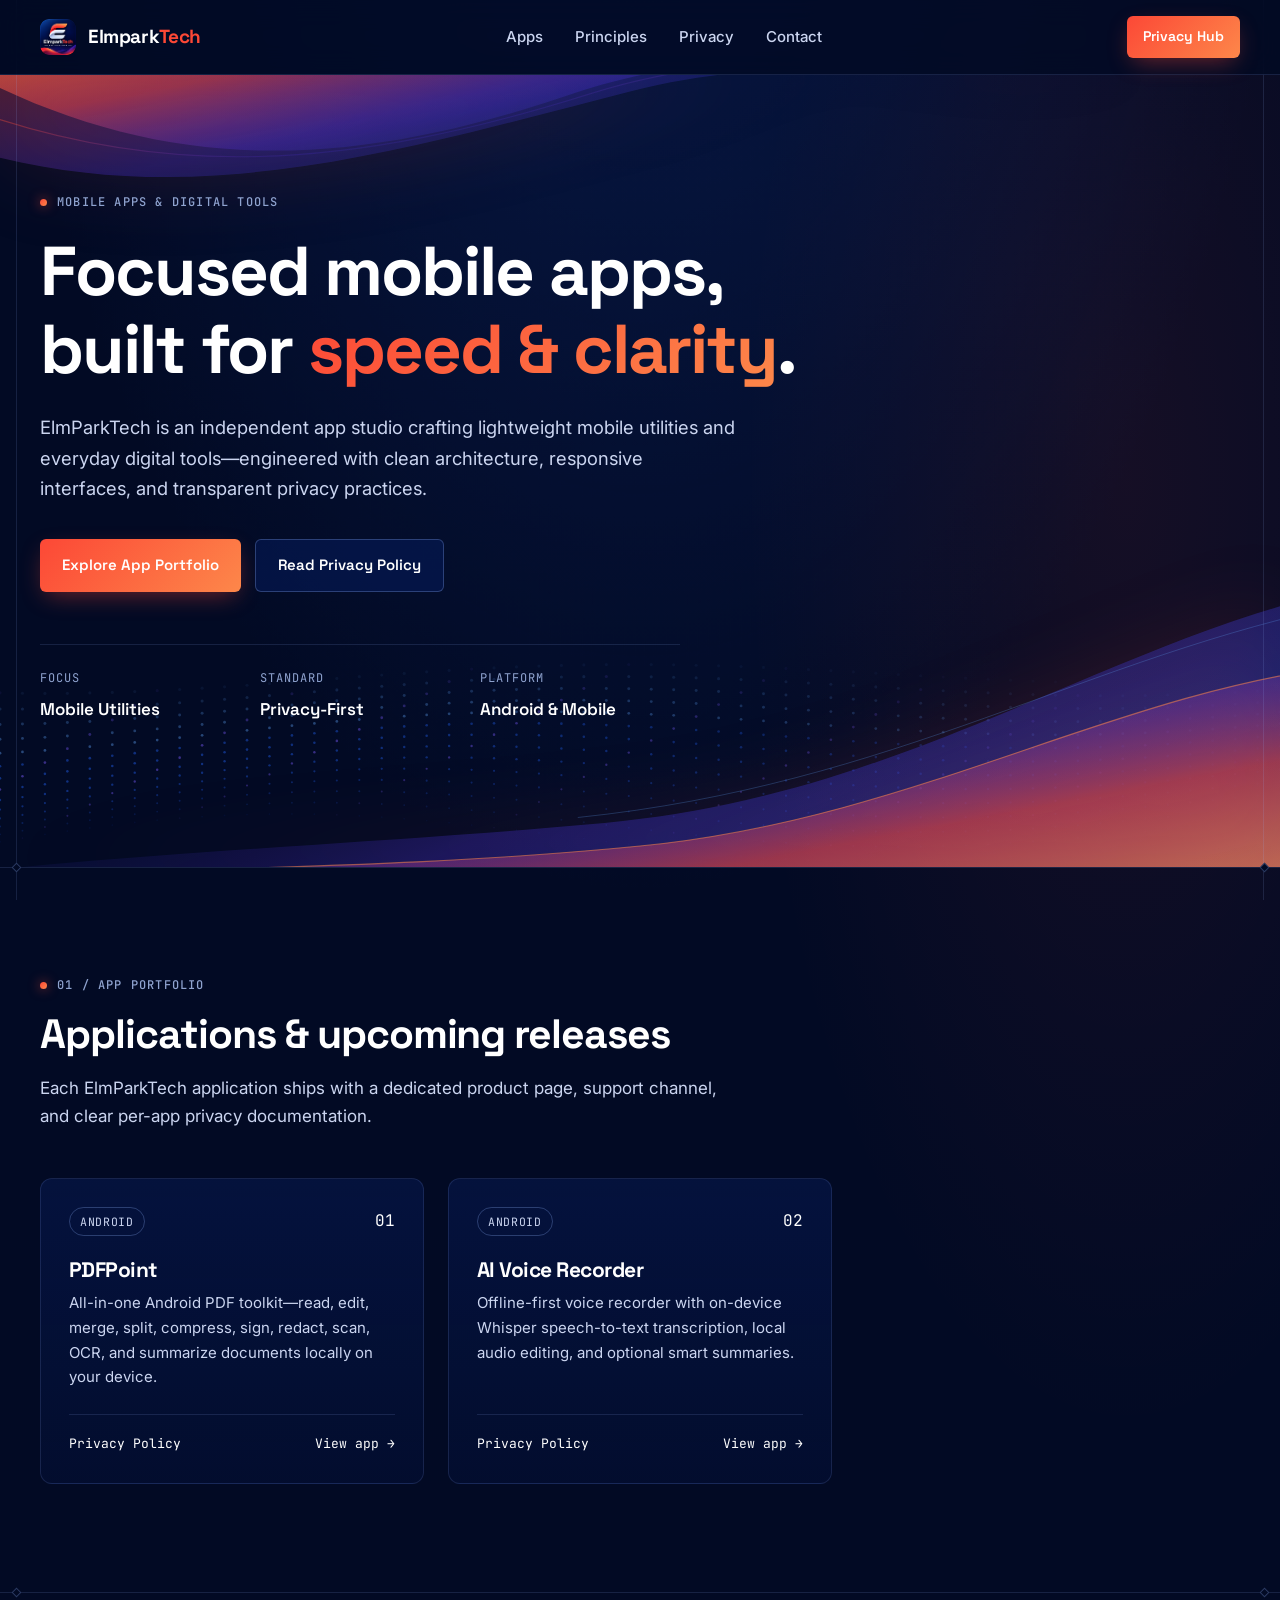
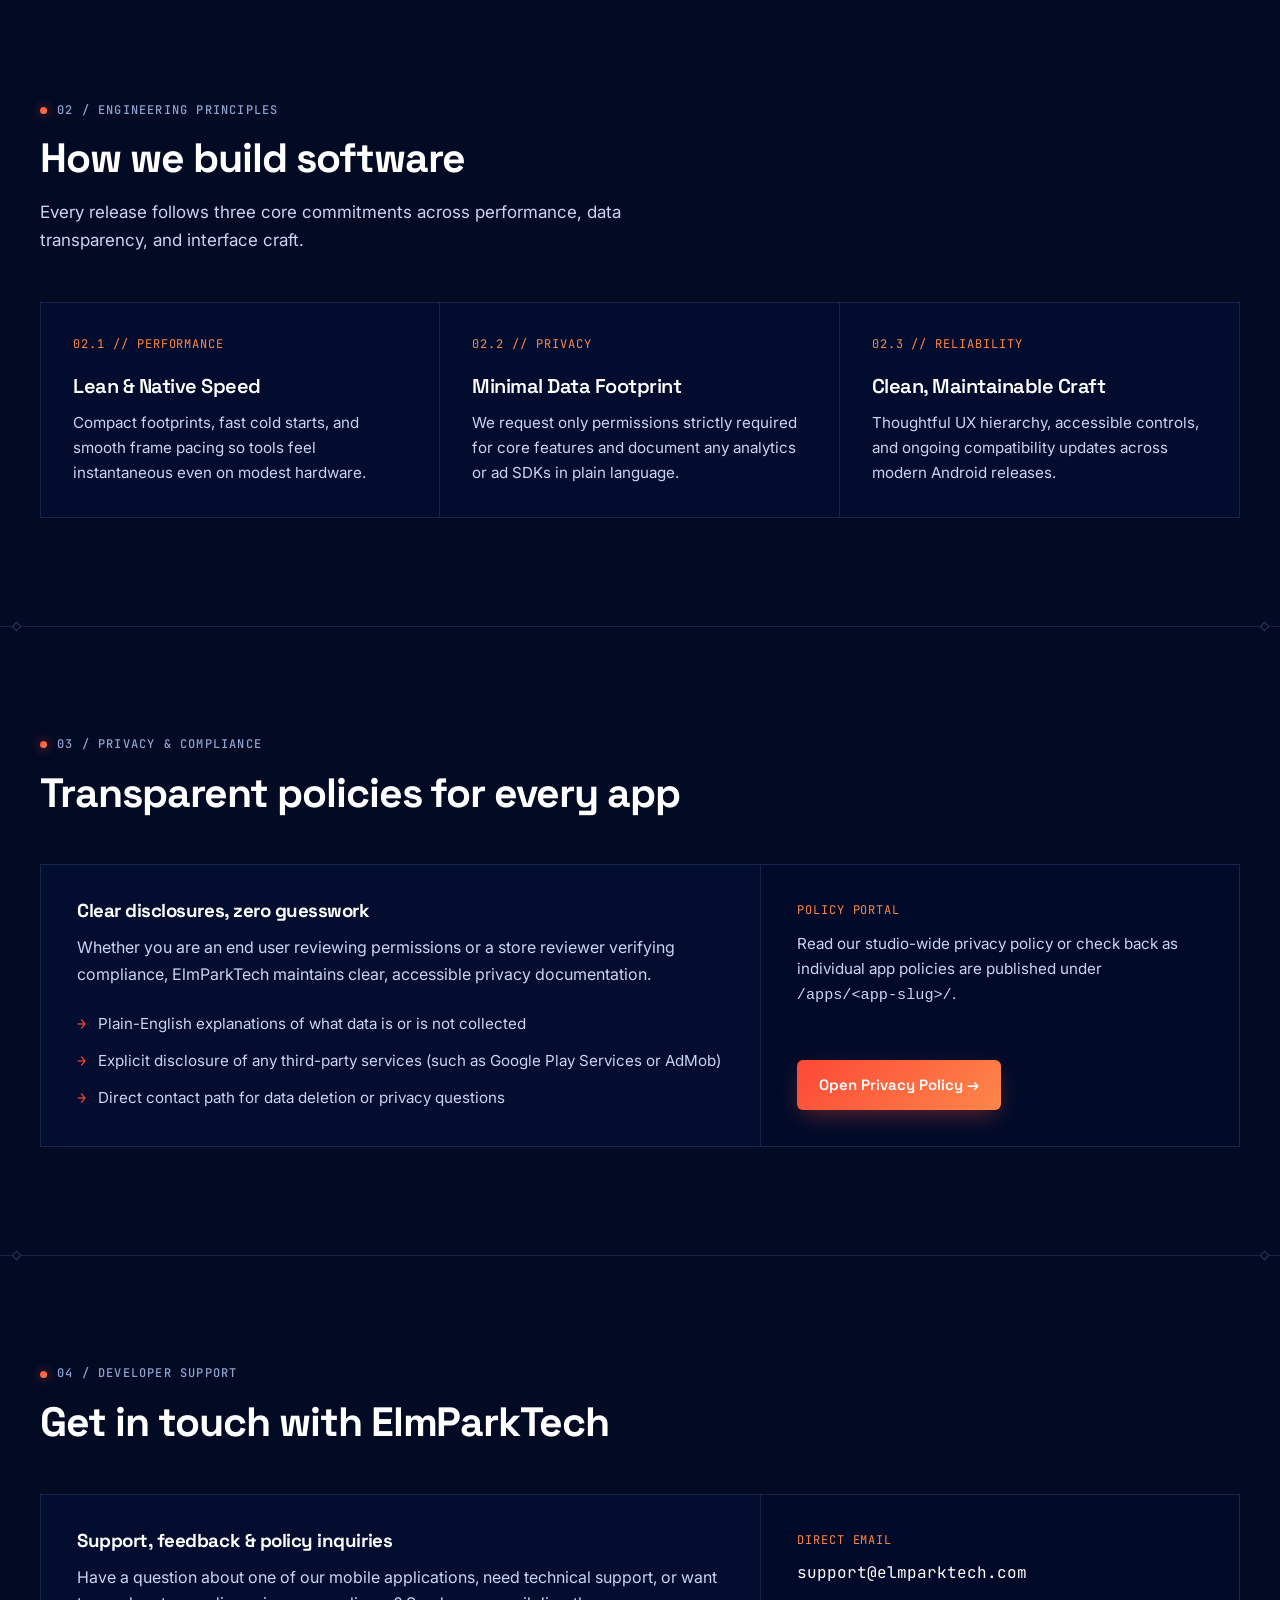
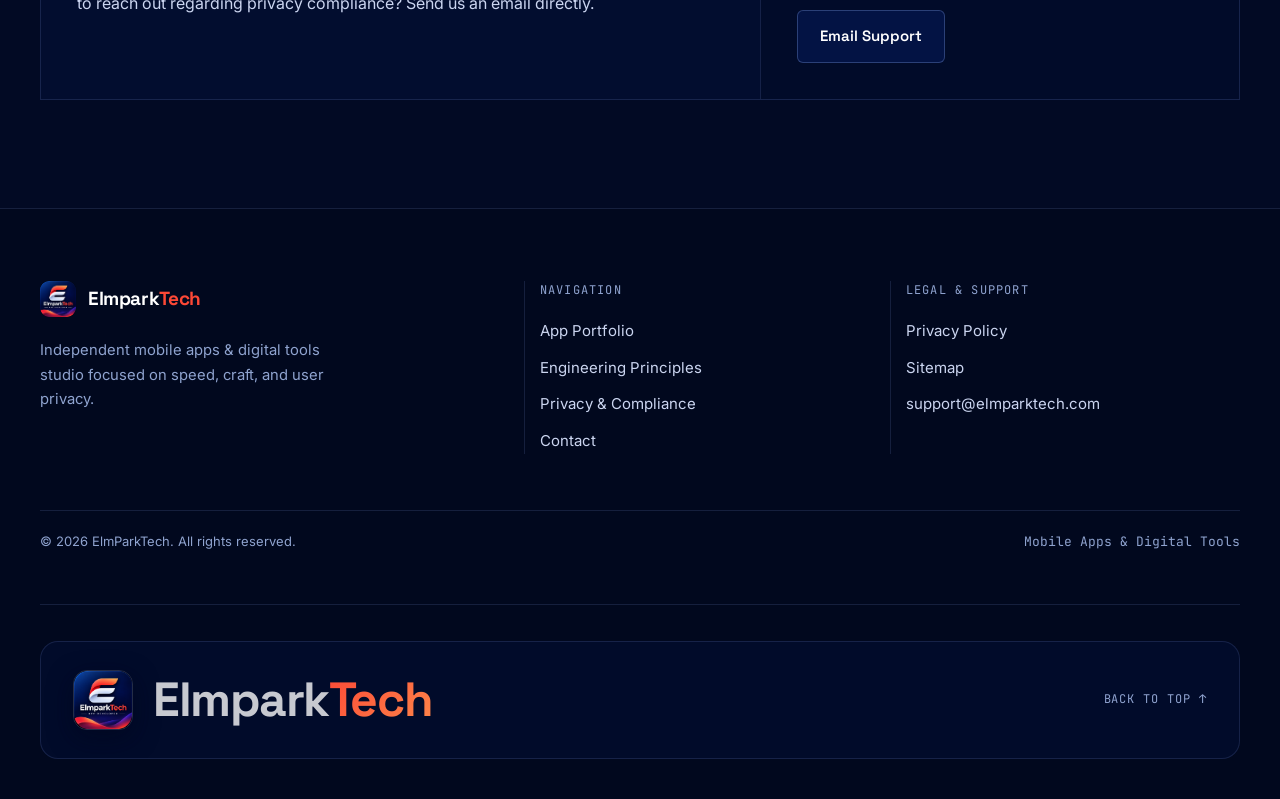
<file: index.html>
<!DOCTYPE html>
<html lang="en">
<head>
  <meta charset="UTF-8" />
  <meta name="viewport" content="width=device-width, initial-scale=1.0" />
  <title>ElmParkTech — Mobile Apps &amp; Digital Tools Studio</title>
  <meta name="description" content="Official app showcase, developer support, and privacy policy hub for ElmParkTech. Crafting fast, privacy-respecting mobile applications and digital utilities." />
  <meta name="robots" content="index, follow" />
  <meta name="theme-color" content="#020a24" />
  <link rel="canonical" href="https://elmparktech.github.io/" />

  <!-- Open Graph -->
  <meta property="og:type" content="website" />
  <meta property="og:site_name" content="ElmParkTech" />
  <meta property="og:title" content="ElmParkTech — Mobile Apps &amp; Digital Tools Studio" />
  <meta property="og:description" content="Official app showcase, developer support, and privacy policy hub for ElmParkTech." />
  <meta property="og:url" content="https://elmparktech.github.io/" />
  <meta property="og:image" content="https://elmparktech.github.io/assets/img/elmpark-banner.png" />
  <meta property="og:image:alt" content="ElmParkTech — Mobile Apps & Digital Tools" />

  <!-- Twitter Card -->
  <meta name="twitter:card" content="summary_large_image" />
  <meta name="twitter:title" content="ElmParkTech — Mobile Apps &amp; Digital Tools Studio" />
  <meta name="twitter:description" content="Official app showcase, developer support, and privacy policy hub for ElmParkTech." />
  <meta name="twitter:image" content="https://elmparktech.github.io/assets/img/elmpark-banner.png" />

  <!-- Icons -->
  <link rel="icon" type="image/png" href="/favicon.png" />
  <link rel="apple-touch-icon" href="/apple-touch-icon.png" />

  <!-- Fonts -->
  <link rel="preconnect" href="https://fonts.googleapis.com" />
  <link rel="preconnect" href="https://fonts.gstatic.com" crossorigin />
  <link href="https://fonts.googleapis.com/css2?family=Inter:wght@400;500;600&family=JetBrains+Mono:wght@400;500;600&family=Space+Grotesk:wght@500;600;700&display=swap" rel="stylesheet" />

  <!-- Styles -->
  <link rel="stylesheet" href="/assets/css/styles.css" />

  <!-- Structured Data -->
  <script type="application/ld+json">
    {
      "@context": "https://schema.org",
      "@graph": [
        {
          "@type": "Organization",
          "name": "ElmParkTech",
          "url": "https://elmparktech.github.io/",
          "logo": "https://elmparktech.github.io/assets/img/elmpark-logo.png",
          "email": "support@elmparktech.com",
          "description": "Independent mobile application and digital tools studio focused on performance, usability, and transparent privacy."
        },
        {
          "@type": "WebSite",
          "name": "ElmParkTech",
          "url": "https://elmparktech.github.io/"
        }
      ]
    }
  </script>
</head>
<body>
  <a class="skip-link" href="#main-content">Skip to main content</a>

  <div class="page-shell">
    <!-- Full-height architectural guide rails -->
    <div class="site-guides" aria-hidden="true"></div>

    <!-- Header -->
    <header class="site-header">
      <div class="container header-inner">
        <a class="brand-link" href="/" aria-label="ElmParkTech Home">
          <img src="/assets/img/elmpark-logo.png" alt="ElmParkTech logo" width="36" height="36" />
          <span>Elmpark<span class="brand-tech">Tech</span></span>
        </a>

        <nav class="nav-links" aria-label="Primary Navigation">
          <a href="#apps">Apps</a>
          <a href="#principles">Principles</a>
          <a href="#privacy">Privacy</a>
          <a href="#contact">Contact</a>
        </nav>

        <div class="header-actions">
          <a class="btn btn-primary nav-cta" href="/privacy-policy/">Privacy Hub</a>
          <button
            class="mobile-menu-btn"
            type="button"
            aria-label="Toggle navigation menu"
            aria-expanded="false"
            aria-controls="mobile-nav"
            data-menu-toggle
          >
            <svg width="20" height="20" viewBox="0 0 24 24" fill="none" stroke="currentColor" stroke-width="2" stroke-linecap="round" aria-hidden="true">
              <line x1="4" y1="7" x2="20" y2="7"></line>
              <line x1="4" y1="12" x2="20" y2="12"></line>
              <line x1="4" y1="17" x2="20" y2="17"></line>
            </svg>
          </button>
        </div>
      </div>

      <nav id="mobile-nav" class="mobile-nav" aria-label="Mobile Navigation" data-mobile-nav>
        <ul>
          <li><a href="#apps">Apps</a></li>
          <li><a href="#principles">Principles</a></li>
          <li><a href="#privacy">Privacy</a></li>
          <li><a href="#contact">Contact</a></li>
          <li><a href="/privacy-policy/">Privacy Policy</a></li>
        </ul>
      </nav>
    </header>

    <!-- Main Content -->
    <main id="main-content">
      <!-- Hero -->
      <section class="hero" aria-labelledby="hero-title">
        <div class="hero-waves" aria-hidden="true">
          <!-- Top-left luminous ribbon waves -->
          <svg class="hero-wave hero-wave--top" viewBox="0 0 1440 520" fill="none" preserveAspectRatio="none">
            <defs>
              <linearGradient id="wave-coral-top" x1="0%" y1="0%" x2="85%" y2="40%">
                <stop offset="0%" stop-color="#fd874a" stop-opacity="0.72" />
                <stop offset="38%" stop-color="#fc4836" stop-opacity="0.52" />
                <stop offset="72%" stop-color="#5035e8" stop-opacity="0.24" />
                <stop offset="100%" stop-color="#1e56d9" stop-opacity="0" />
              </linearGradient>
              <linearGradient id="wave-blue-top" x1="0%" y1="20%" x2="90%" y2="60%">
                <stop offset="0%" stop-color="#fc4836" stop-opacity="0.32" />
                <stop offset="45%" stop-color="#5035e8" stop-opacity="0.28" />
                <stop offset="100%" stop-color="#1e56d9" stop-opacity="0" />
              </linearGradient>
            </defs>
            <path d="M-80,-20 C160,150 380,145 640,40 C860,-50 1060,20 1280,-30 L-80,-30 Z" fill="url(#wave-coral-top)" />
            <path d="M-80,95 C190,210 430,120 710,35 C940,-35 1140,45 1440,-10 L1440,-30 L-80,-30 Z" fill="url(#wave-blue-top)" />
            <path d="M-80,38 C175,165 405,135 665,38 C895,-48 1100,25 1380,-20" stroke="url(#wave-coral-top)" stroke-width="1.5" stroke-opacity="0.7" />
          </svg>

          <!-- Dotted particle wave mesh -->
          <canvas class="hero-particle-wave" data-hero-particles></canvas>

          <!-- Bottom-right sweeping ribbon waves -->
          <svg class="hero-wave hero-wave--bottom" viewBox="0 0 1440 480" fill="none" preserveAspectRatio="none">
            <defs>
              <linearGradient id="wave-coral-bottom" x1="100%" y1="100%" x2="15%" y2="25%">
                <stop offset="0%" stop-color="#fd874a" stop-opacity="0.75" />
                <stop offset="35%" stop-color="#fc4836" stop-opacity="0.55" />
                <stop offset="70%" stop-color="#5035e8" stop-opacity="0.22" />
                <stop offset="100%" stop-color="#1e56d9" stop-opacity="0" />
              </linearGradient>
              <linearGradient id="wave-violet-bottom" x1="100%" y1="75%" x2="10%" y2="30%">
                <stop offset="0%" stop-color="#1e56d9" stop-opacity="0.45" />
                <stop offset="50%" stop-color="#5035e8" stop-opacity="0.28" />
                <stop offset="100%" stop-color="#020a24" stop-opacity="0" />
              </linearGradient>
            </defs>
            <path d="M1520,110 C1240,180 1020,380 680,415 C420,442 200,450 -40,480 L1520,480 Z" fill="url(#wave-violet-bottom)" />
            <path d="M1520,210 C1250,245 1030,410 720,445 C500,470 300,472 120,480 L1520,480 Z" fill="url(#wave-coral-bottom)" />
            <path d="M1520,210 C1250,245 1030,410 720,445 C500,470 300,472 120,480" stroke="#fd874a" stroke-opacity="0.55" stroke-width="1.5" />
            <path d="M1520,130 C1220,200 1010,365 650,408" stroke="#60a5fa" stroke-opacity="0.3" stroke-width="1" />
          </svg>
        </div>

        <div class="container">
          <div class="hero-content">
            <span class="eyebrow">
              <span class="eyebrow-dot" aria-hidden="true"></span>
              Mobile Apps &amp; Digital Tools
            </span>

            <h1 id="hero-title">
              Focused mobile apps, built for <span class="text-gradient">speed &amp; clarity</span>.
            </h1>

            <p class="hero-lead">
              ElmParkTech is an independent app studio crafting lightweight mobile utilities and everyday digital tools—engineered with clean architecture, responsive interfaces, and transparent privacy practices.
            </p>

            <div class="hero-actions">
              <a class="btn btn-primary" href="#apps">Explore App Portfolio</a>
              <a class="btn btn-secondary" href="/privacy-policy/">Read Privacy Policy</a>
            </div>

            <dl class="hero-meta">
              <div class="hero-meta-item">
                <dt>Focus</dt>
                <dd>Mobile Utilities</dd>
              </div>
              <div class="hero-meta-item">
                <dt>Standard</dt>
                <dd>Privacy-First</dd>
              </div>
              <div class="hero-meta-item">
                <dt>Platform</dt>
                <dd>Android &amp; Mobile</dd>
              </div>
            </dl>
          </div>
        </div>
      </section>

      <!-- Section 01: App Portfolio -->
      <section id="apps" class="rail-section" aria-labelledby="apps-heading">
        <div class="container">
          <div class="section-header">
            <span class="eyebrow">
              <span class="eyebrow-dot" aria-hidden="true"></span>
              01 / App Portfolio
            </span>
            <h2 id="apps-heading">Applications &amp; upcoming releases</h2>
            <p>
              Each ElmParkTech application ships with a dedicated product page, support channel, and clear per-app privacy documentation.
            </p>
          </div>

          <div class="apps-grid">
            <article class="app-card">
              <div>
                <div class="app-card-top">
                  <span class="app-badge">Android</span>
                  <span class="footer-meta-mono" aria-hidden="true">01</span>
                </div>
                <h3>PDFPoint</h3>
                <p>
                  All-in-one Android PDF toolkit—read, edit, merge, split, compress, sign, redact, scan, OCR, and summarize documents locally on your device.
                </p>
              </div>
              <div class="app-card-footer">
                <a class="app-card-link" href="/apps/offlinepdfeditor/privacy-policy.html">Privacy Policy</a>
                <a class="app-card-link" href="/apps/offlinepdfeditor/">View app →</a>
              </div>
            </article>

            <article class="app-card">
              <div>
                <div class="app-card-top">
                  <span class="app-badge">Android</span>
                  <span class="footer-meta-mono" aria-hidden="true">02</span>
                </div>
                <h3>AI Voice Recorder</h3>
                <p>
                  Offline-first voice recorder with on-device Whisper speech-to-text transcription, local audio editing, and optional smart summaries.
                </p>
              </div>
              <div class="app-card-footer">
                <a class="app-card-link" href="/apps/ai-voice-recorder/privacy-policy.html">Privacy Policy</a>
                <a class="app-card-link" href="/apps/ai-voice-recorder/">View app →</a>
              </div>
            </article>
          </div>
        </div>
      </section>

      <!-- Section 02: Engineering Principles -->
      <section id="principles" class="rail-section" aria-labelledby="principles-heading">
        <div class="container">
          <div class="section-header">
            <span class="eyebrow">
              <span class="eyebrow-dot" aria-hidden="true"></span>
              02 / Engineering Principles
            </span>
            <h2 id="principles-heading">How we build software</h2>
            <p>
              Every release follows three core commitments across performance, data transparency, and interface craft.
            </p>
          </div>

          <div class="arch-grid arch-grid-3">
            <article class="arch-cell">
              <span class="cell-index">02.1 // PERFORMANCE</span>
              <h3>Lean &amp; Native Speed</h3>
              <p>
                Compact footprints, fast cold starts, and smooth frame pacing so tools feel instantaneous even on modest hardware.
              </p>
            </article>

            <article class="arch-cell">
              <span class="cell-index">02.2 // PRIVACY</span>
              <h3>Minimal Data Footprint</h3>
              <p>
                We request only permissions strictly required for core features and document any analytics or ad SDKs in plain language.
              </p>
            </article>

            <article class="arch-cell">
              <span class="cell-index">02.3 // RELIABILITY</span>
              <h3>Clean, Maintainable Craft</h3>
              <p>
                Thoughtful UX hierarchy, accessible controls, and ongoing compatibility updates across modern Android releases.
              </p>
            </article>
          </div>
        </div>
      </section>

      <!-- Section 03: Privacy & Compliance -->
      <section id="privacy" class="rail-section" aria-labelledby="privacy-heading">
        <div class="container">
          <div class="section-header">
            <span class="eyebrow">
              <span class="eyebrow-dot" aria-hidden="true"></span>
              03 / Privacy &amp; Compliance
            </span>
            <h2 id="privacy-heading">Transparent policies for every app</h2>
          </div>

          <div class="split-panel">
            <div class="split-panel-main">
              <h3>Clear disclosures, zero guesswork</h3>
              <p style="color: var(--text-secondary); margin-top: 12px;">
                Whether you are an end user reviewing permissions or a store reviewer verifying compliance, ElmParkTech maintains clear, accessible privacy documentation.
              </p>
              <ul class="check-list">
                <li>Plain-English explanations of what data is or is not collected</li>
                <li>Explicit disclosure of any third-party services (such as Google Play Services or AdMob)</li>
                <li>Direct contact path for data deletion or privacy questions</li>
              </ul>
            </div>

            <div class="split-panel-aside">
              <div>
                <span class="cell-index" style="margin-bottom: 10px;">POLICY PORTAL</span>
                <p style="margin: 0; color: var(--text-secondary); font-size: 0.95rem;">
                  Read our studio-wide privacy policy or check back as individual app policies are published under <code>/apps/&lt;app-slug&gt;/</code>.
                </p>
              </div>
              <div>
                <a class="btn btn-primary" href="/privacy-policy/">Open Privacy Policy →</a>
              </div>
            </div>
          </div>
        </div>
      </section>

      <!-- Section 04: Contact & Support -->
      <section id="contact" class="rail-section" aria-labelledby="contact-heading">
        <div class="container">
          <div class="section-header">
            <span class="eyebrow">
              <span class="eyebrow-dot" aria-hidden="true"></span>
              04 / Developer Support
            </span>
            <h2 id="contact-heading">Get in touch with ElmParkTech</h2>
          </div>

          <div class="split-panel">
            <div class="split-panel-main">
              <h3>Support, feedback &amp; policy inquiries</h3>
              <p style="color: var(--text-secondary); margin-top: 12px;">
                Have a question about one of our mobile applications, need technical support, or want to reach out regarding privacy compliance? Send us an email directly.
              </p>
            </div>
            <div class="split-panel-aside">
              <div>
                <span class="cell-index" style="margin-bottom: 8px;">DIRECT EMAIL</span>
                <a href="mailto:support@elmparktech.com" style="font-family: var(--font-mono); font-size: 1rem; color: var(--text-primary); word-break: break-all;">
                  support@elmparktech.com
                </a>
              </div>
              <div>
                <a class="btn btn-secondary" href="mailto:support@elmparktech.com">Email Support</a>
              </div>
            </div>
          </div>
        </div>
      </section>
    </main>

    <!-- Footer -->
    <footer class="site-footer">
      <div class="container">
        <div class="footer-top">
          <div class="footer-col">
            <a class="brand-link" href="/" aria-label="ElmParkTech Home">
              <img src="/assets/img/elmpark-logo.png" alt="ElmParkTech logo" width="36" height="36" />
              <span>Elmpark<span class="brand-tech">Tech</span></span>
            </a>
            <p style="color: var(--text-muted); font-size: 0.925rem; margin: 14px 0 0; max-width: 34ch;">
              Independent mobile apps &amp; digital tools studio focused on speed, craft, and user privacy.
            </p>
          </div>

          <div class="footer-col footer-col--ruled">
            <p class="footer-heading">Navigation</p>
            <ul class="footer-nav">
              <li><a href="#apps">App Portfolio</a></li>
              <li><a href="#principles">Engineering Principles</a></li>
              <li><a href="#privacy">Privacy &amp; Compliance</a></li>
              <li><a href="#contact">Contact</a></li>
            </ul>
          </div>

          <div class="footer-col footer-col--ruled">
            <p class="footer-heading">Legal &amp; Support</p>
            <ul class="footer-nav">
              <li><a href="/privacy-policy/">Privacy Policy</a></li>
              <li><a href="/sitemap.xml">Sitemap</a></li>
              <li><a href="mailto:support@elmparktech.com">support@elmparktech.com</a></li>
            </ul>
          </div>
        </div>

        <div class="footer-meta-row">
          <p style="margin: 0;">&copy; <span id="current-year">2026</span> ElmParkTech. All rights reserved.</p>
          <p class="footer-meta-mono" style="margin: 0;">Mobile Apps &amp; Digital Tools</p>
        </div>

        <!-- Bottom-Most Signature Logo with Interactive Hover Effect -->
        <div class="footer-showcase-wrap">
          <a
            href="#top"
            class="footer-logo-stage"
            data-logo-stage
            aria-label="ElmParkTech — Back to top"
            onclick="window.scrollTo({ top: 0, behavior: 'smooth' }); return false;"
          >
            <div class="footer-logo-lockup">
              <img
                class="footer-logo-mark"
                src="/assets/img/elmpark-logo.png"
                alt="ElmParkTech emblem"
                width="60"
                height="60"
                loading="lazy"
              />
              <div class="footer-wordmark" aria-hidden="true">Elmpark<span>Tech</span></div>
            </div>
            <span class="footer-logo-tag">Back to top &uarr;</span>
          </a>
        </div>
      </div>
    </footer>
  </div>

  <script src="/assets/js/main.js" defer></script>
</body>
</html>
</file>
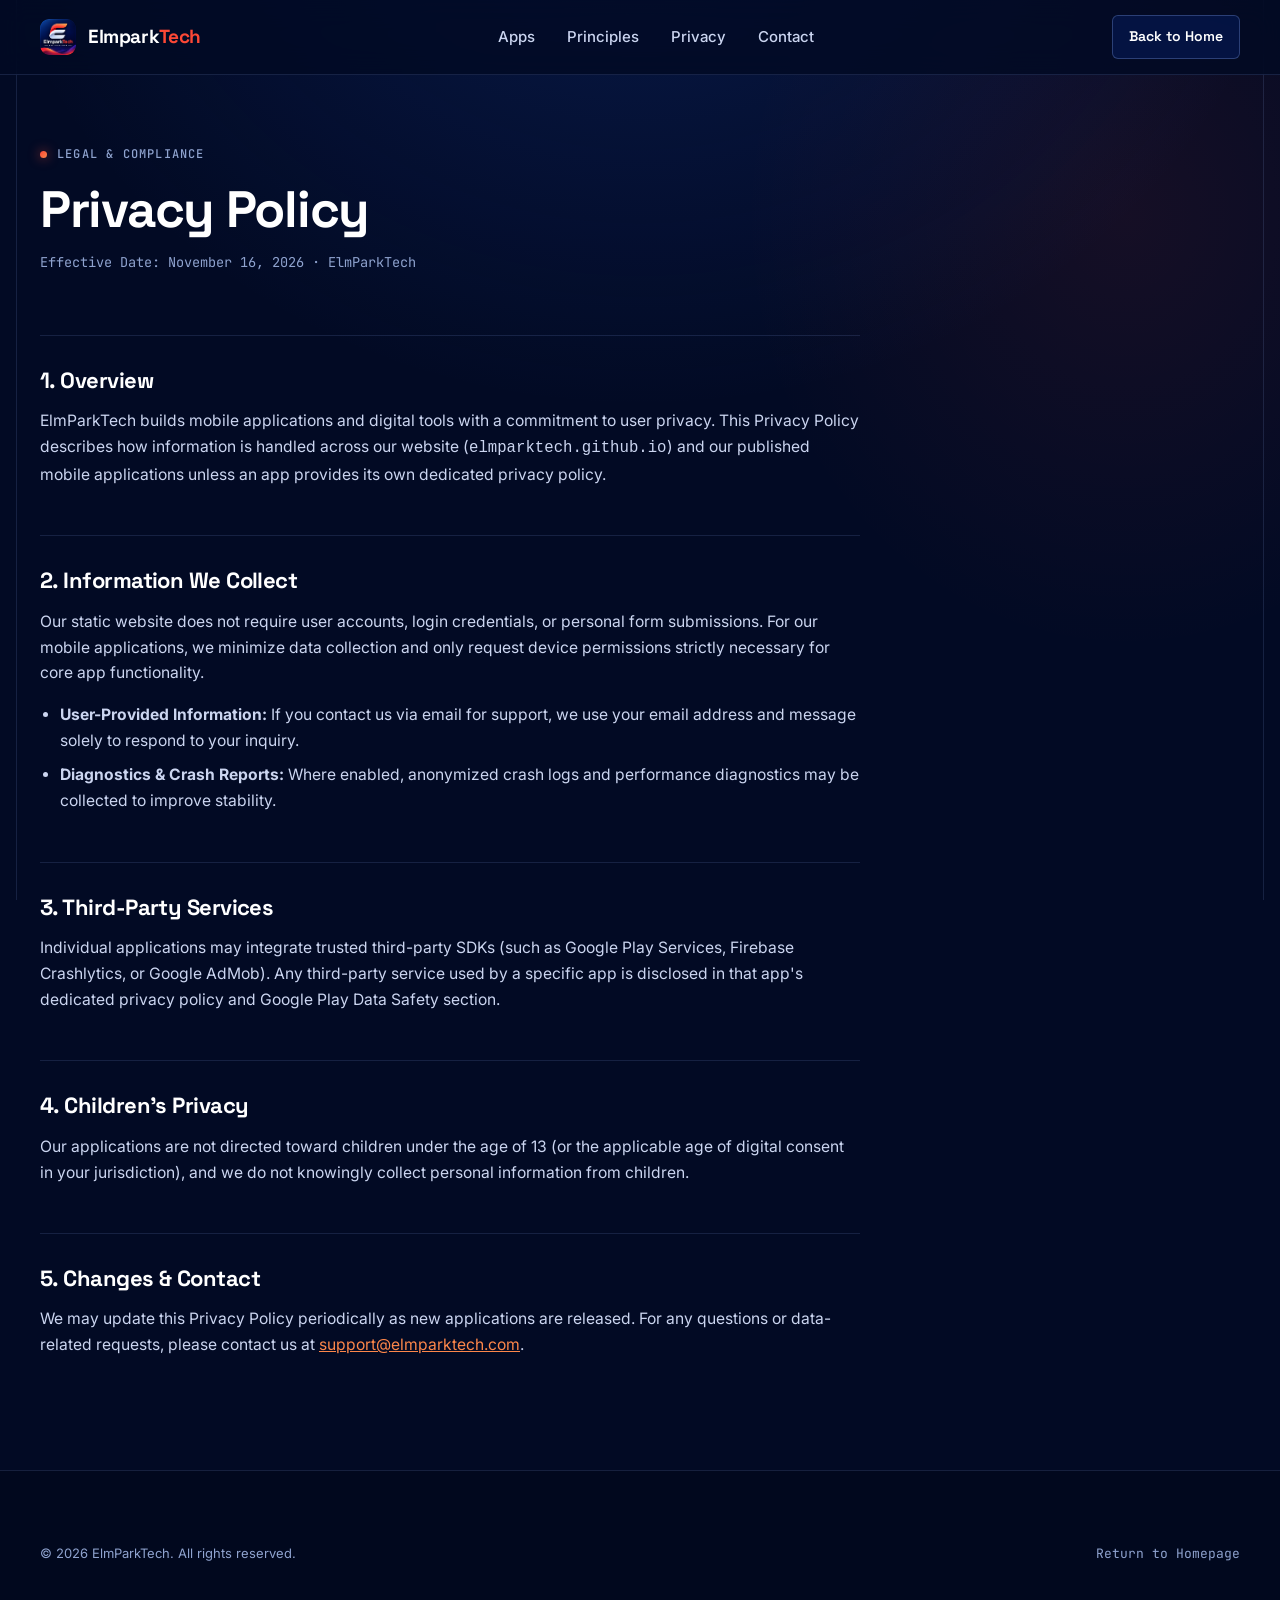
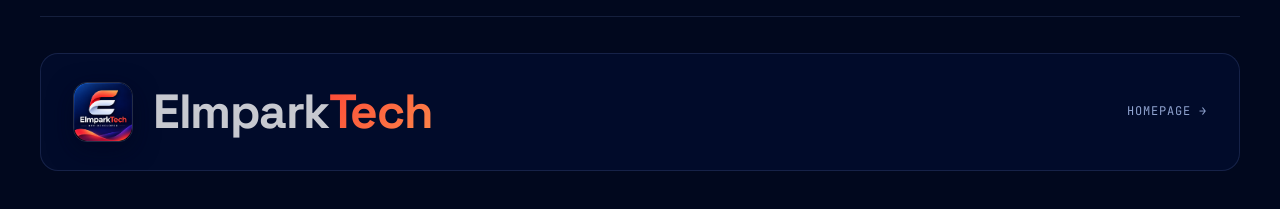
<file: privacy-policy/index.html>
<!DOCTYPE html>
<html lang="en">
<head>
  <meta charset="UTF-8" />
  <meta name="viewport" content="width=device-width, initial-scale=1.0" />
  <title>Privacy Policy — ElmParkTech</title>
  <meta name="description" content="Studio-wide Privacy Policy for ElmParkTech mobile applications and digital tools. Learn how data, permissions, and third-party services are handled." />
  <meta name="robots" content="index, follow" />
  <meta name="theme-color" content="#020a24" />
  <link rel="canonical" href="https://elmparktech.github.io/privacy-policy/" />

  <!-- Open Graph -->
  <meta property="og:type" content="website" />
  <meta property="og:site_name" content="ElmParkTech" />
  <meta property="og:title" content="Privacy Policy — ElmParkTech" />
  <meta property="og:description" content="Studio-wide Privacy Policy for ElmParkTech mobile applications and digital tools." />
  <meta property="og:url" content="https://elmparktech.github.io/privacy-policy/" />
  <meta property="og:image" content="https://elmparktech.github.io/assets/img/elmpark-banner.png" />

  <!-- Icons -->
  <link rel="icon" type="image/png" href="/favicon.png" />
  <link rel="apple-touch-icon" href="/apple-touch-icon.png" />

  <!-- Fonts -->
  <link rel="preconnect" href="https://fonts.googleapis.com" />
  <link rel="preconnect" href="https://fonts.gstatic.com" crossorigin />
  <link href="https://fonts.googleapis.com/css2?family=Inter:wght@400;500;600&family=JetBrains+Mono:wght@400;500;600&family=Space+Grotesk:wght@500;600;700&display=swap" rel="stylesheet" />

  <!-- Styles -->
  <link rel="stylesheet" href="/assets/css/styles.css" />
</head>
<body>
  <a class="skip-link" href="#main-content">Skip to main content</a>

  <div class="page-shell">
    <div class="site-guides" aria-hidden="true"></div>

    <header class="site-header">
      <div class="container header-inner">
        <a class="brand-link" href="/" aria-label="ElmParkTech Home">
          <img src="/assets/img/elmpark-logo.png" alt="ElmParkTech logo" width="36" height="36" />
          <span>Elmpark<span class="brand-tech">Tech</span></span>
        </a>

        <nav class="nav-links" aria-label="Primary Navigation">
          <a href="/#apps">Apps</a>
          <a href="/#principles">Principles</a>
          <a href="/#privacy">Privacy</a>
          <a href="/#contact">Contact</a>
        </nav>

        <div class="header-actions">
          <a class="btn btn-secondary nav-cta" href="/">Back to Home</a>
          <button
            class="mobile-menu-btn"
            type="button"
            aria-label="Toggle navigation menu"
            aria-expanded="false"
            aria-controls="mobile-nav"
            data-menu-toggle
          >
            <svg width="20" height="20" viewBox="0 0 24 24" fill="none" stroke="currentColor" stroke-width="2" stroke-linecap="round" aria-hidden="true">
              <line x1="4" y1="7" x2="20" y2="7"></line>
              <line x1="4" y1="12" x2="20" y2="12"></line>
              <line x1="4" y1="17" x2="20" y2="17"></line>
            </svg>
          </button>
        </div>
      </div>

      <nav id="mobile-nav" class="mobile-nav" aria-label="Mobile Navigation" data-mobile-nav>
        <ul>
          <li><a href="/">Home</a></li>
          <li><a href="/#apps">Apps</a></li>
          <li><a href="/#principles">Principles</a></li>
          <li><a href="/#contact">Contact</a></li>
        </ul>
      </nav>
    </header>

    <main id="main-content">
      <div class="container">
        <div class="policy-header">
          <span class="eyebrow">
            <span class="eyebrow-dot" aria-hidden="true"></span>
            Legal &amp; Compliance
          </span>
          <h1>Privacy Policy</h1>
          <p style="color: var(--text-muted); font-family: var(--font-mono); font-size: 0.85rem; margin-top: 12px;">
            Effective Date: November 16, 2026 &middot; ElmParkTech
          </p>
        </div>

        <article class="policy-article">
          <section>
            <h2>1. Overview</h2>
            <p>
              ElmParkTech builds mobile applications and digital tools with a commitment to user privacy. This Privacy Policy describes how information is handled across our website (<code>elmparktech.github.io</code>) and our published mobile applications unless an app provides its own dedicated privacy policy.
            </p>
          </section>

          <section>
            <h2>2. Information We Collect</h2>
            <p>
              Our static website does not require user accounts, login credentials, or personal form submissions. For our mobile applications, we minimize data collection and only request device permissions strictly necessary for core app functionality.
            </p>
            <ul>
              <li><strong>User-Provided Information:</strong> If you contact us via email for support, we use your email address and message solely to respond to your inquiry.</li>
              <li><strong>Diagnostics &amp; Crash Reports:</strong> Where enabled, anonymized crash logs and performance diagnostics may be collected to improve stability.</li>
            </ul>
          </section>

          <section>
            <h2>3. Third-Party Services</h2>
            <p>
              Individual applications may integrate trusted third-party SDKs (such as Google Play Services, Firebase Crashlytics, or Google AdMob). Any third-party service used by a specific app is disclosed in that app's dedicated privacy policy and Google Play Data Safety section.
            </p>
          </section>

          <section>
            <h2>4. Children's Privacy</h2>
            <p>
              Our applications are not directed toward children under the age of 13 (or the applicable age of digital consent in your jurisdiction), and we do not knowingly collect personal information from children.
            </p>
          </section>

          <section>
            <h2>5. Changes &amp; Contact</h2>
            <p>
              We may update this Privacy Policy periodically as new applications are released. For any questions or data-related requests, please contact us at <a href="mailto:support@elmparktech.com" style="color: var(--accent-orange); text-decoration: underline;">support@elmparktech.com</a>.
            </p>
          </section>
        </article>
      </div>
    </main>

    <footer class="site-footer" style="margin-top: 64px;">
      <div class="container">
        <div class="footer-meta-row" style="border-top: none; padding-top: 0;">
          <p style="margin: 0;">&copy; <span id="current-year">2026</span> ElmParkTech. All rights reserved.</p>
          <p class="footer-meta-mono" style="margin: 0;"><a href="/">Return to Homepage</a></p>
        </div>

        <div class="footer-showcase-wrap">
          <a
            href="/"
            class="footer-logo-stage"
            data-logo-stage
            aria-label="ElmParkTech — Return to Homepage"
          >
            <div class="footer-logo-lockup">
              <img
                class="footer-logo-mark"
                src="/assets/img/elmpark-logo.png"
                alt="ElmParkTech emblem"
                width="60"
                height="60"
                loading="lazy"
              />
              <div class="footer-wordmark" aria-hidden="true">Elmpark<span>Tech</span></div>
            </div>
            <span class="footer-logo-tag">Homepage &rarr;</span>
          </a>
        </div>
      </div>
    </footer>
  </div>

  <script src="/assets/js/main.js" defer></script>
</body>
</html>
</file>
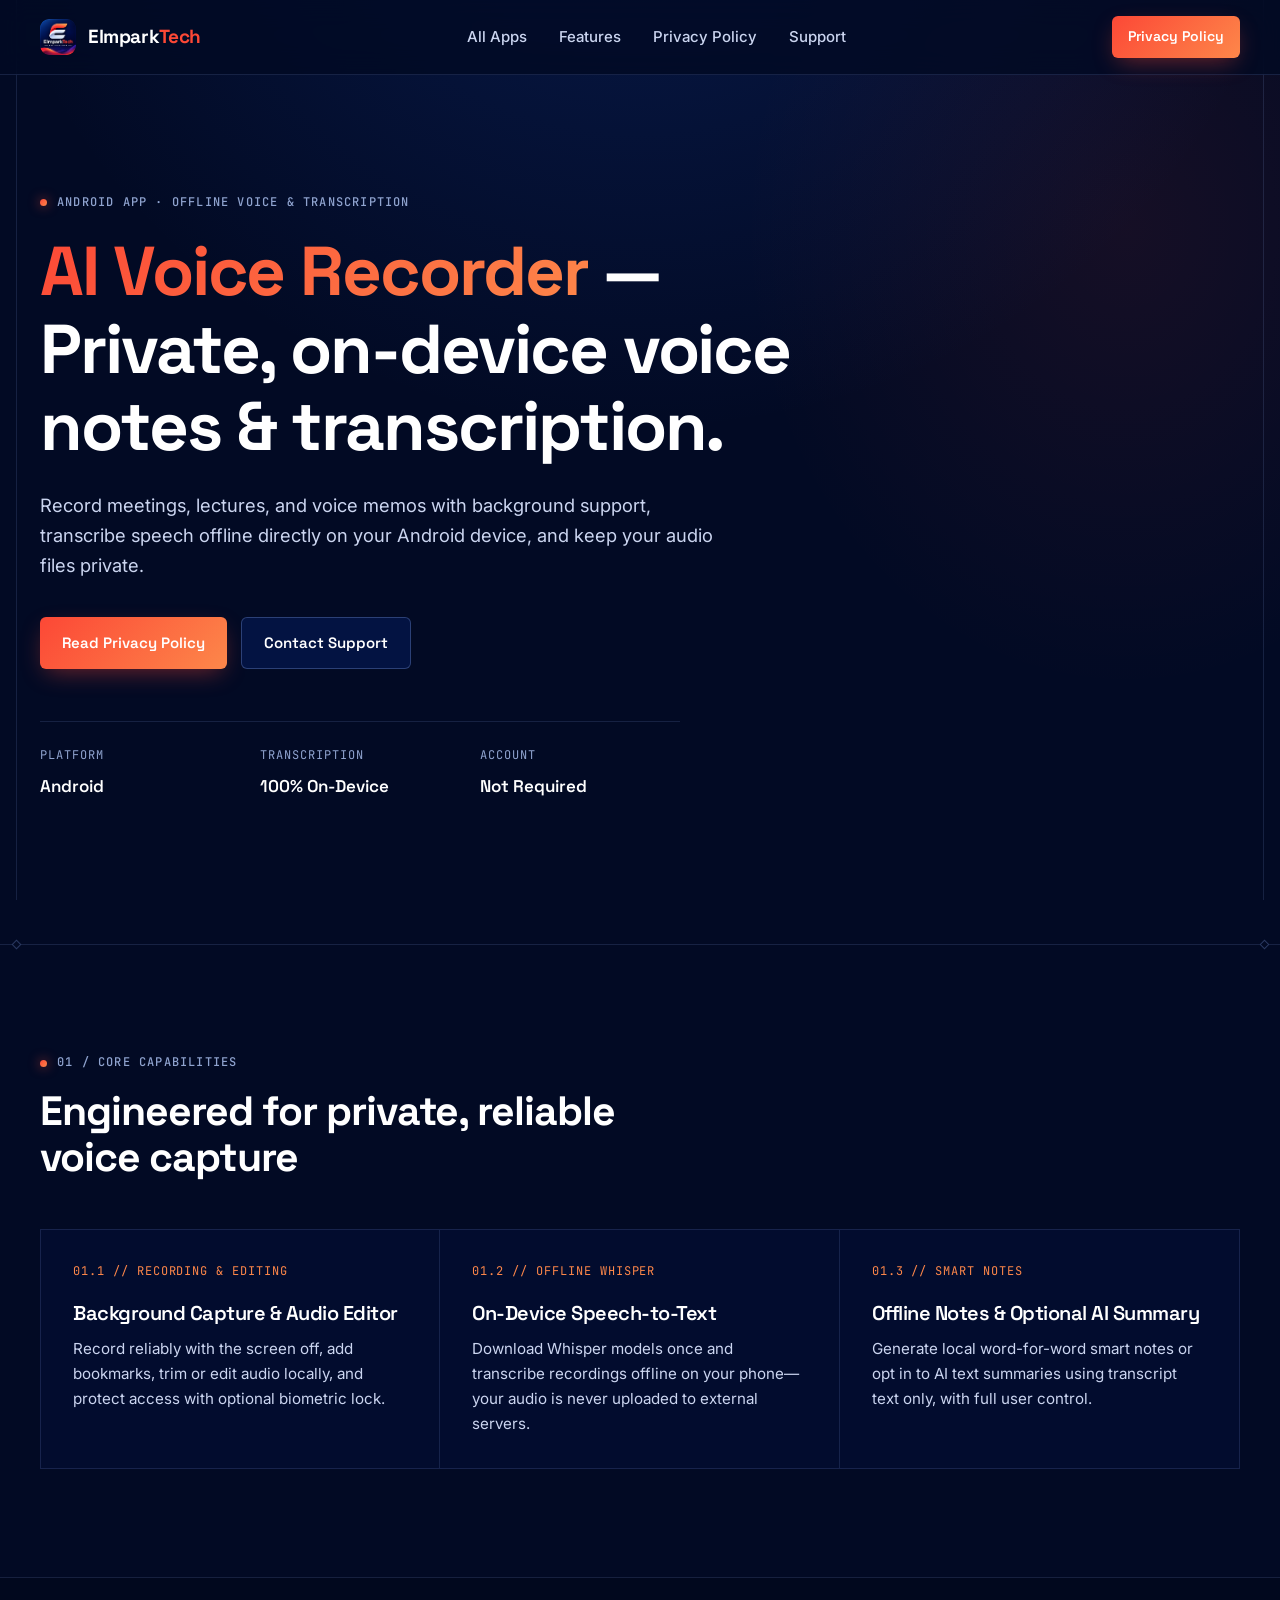
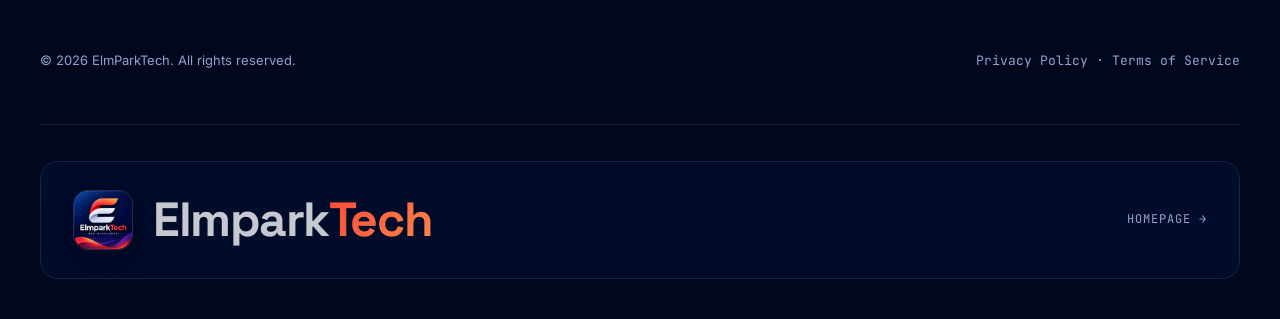
<file: apps/ai-voice-recorder/index.html>
<!DOCTYPE html>
<html lang="en">
<head>
  <meta charset="UTF-8" />
  <meta name="viewport" content="width=device-width, initial-scale=1.0" />
  <title>AI Voice Recorder — Offline Transcription &amp; Notes | ElmParkTech</title>
  <meta name="description" content="AI Voice Recorder by ElmParkTech. Record crystal-clear audio, transcribe speech offline on-device with Whisper models, edit audio, and generate smart notes privately on Android." />
  <meta name="robots" content="index, follow" />
  <meta name="theme-color" content="#020a24" />
  <link rel="canonical" href="https://elmparktech.github.io/apps/ai-voice-recorder/" />

  <!-- Open Graph -->
  <meta property="og:type" content="website" />
  <meta property="og:site_name" content="ElmParkTech" />
  <meta property="og:title" content="AI Voice Recorder — Offline Transcription &amp; Notes | ElmParkTech" />
  <meta property="og:description" content="Record crystal-clear audio, transcribe speech offline on-device, and generate smart notes privately on Android." />
  <meta property="og:url" content="https://elmparktech.github.io/apps/ai-voice-recorder/" />
  <meta property="og:image" content="https://elmparktech.github.io/assets/img/elmpark-banner.png" />

  <!-- Icons -->
  <link rel="icon" type="image/png" href="/favicon.png" />
  <link rel="apple-touch-icon" href="/apple-touch-icon.png" />

  <!-- Fonts -->
  <link rel="preconnect" href="https://fonts.googleapis.com" />
  <link rel="preconnect" href="https://fonts.gstatic.com" crossorigin />
  <link href="https://fonts.googleapis.com/css2?family=Inter:wght@400;500;600&family=JetBrains+Mono:wght@400;500;600&family=Space+Grotesk:wght@500;600;700&display=swap" rel="stylesheet" />

  <!-- Styles -->
  <link rel="stylesheet" href="/assets/css/styles.css" />

  <!-- Structured Data -->
  <script type="application/ld+json">
    {
      "@context": "https://schema.org",
      "@type": "SoftwareApplication",
      "name": "AI Voice Recorder",
      "applicationCategory": "UtilitiesApplication",
      "operatingSystem": "Android",
      "publisher": {
        "@type": "Organization",
        "name": "ElmParkTech",
        "url": "https://elmparktech.github.io/"
      },
      "description": "Offline-first Android voice recorder with on-device Whisper speech-to-text transcription, audio editing, and optional smart summaries."
    }
  </script>
</head>
<body>
  <a class="skip-link" href="#main-content">Skip to main content</a>

  <div class="page-shell">
    <div class="site-guides" aria-hidden="true"></div>

    <header class="site-header">
      <div class="container header-inner">
        <a class="brand-link" href="/" aria-label="ElmParkTech Home">
          <img src="/assets/img/elmpark-logo.png" alt="ElmParkTech logo" width="36" height="36" />
          <span>Elmpark<span class="brand-tech">Tech</span></span>
        </a>

        <nav class="nav-links" aria-label="Primary Navigation">
          <a href="/#apps">All Apps</a>
          <a href="#features">Features</a>
          <a href="/apps/ai-voice-recorder/privacy-policy.html">Privacy Policy</a>
          <a href="/#contact">Support</a>
        </nav>

        <div class="header-actions">
          <a class="btn btn-primary nav-cta" href="/apps/ai-voice-recorder/privacy-policy.html">Privacy Policy</a>
          <button
            class="mobile-menu-btn"
            type="button"
            aria-label="Toggle navigation menu"
            aria-expanded="false"
            aria-controls="mobile-nav"
            data-menu-toggle
          >
            <svg width="20" height="20" viewBox="0 0 24 24" fill="none" stroke="currentColor" stroke-width="2" stroke-linecap="round" aria-hidden="true">
              <line x1="4" y1="7" x2="20" y2="7"></line>
              <line x1="4" y1="12" x2="20" y2="12"></line>
              <line x1="4" y1="17" x2="20" y2="17"></line>
            </svg>
          </button>
        </div>
      </div>

      <nav id="mobile-nav" class="mobile-nav" aria-label="Mobile Navigation" data-mobile-nav>
        <ul>
          <li><a href="/">Home</a></li>
          <li><a href="#features">Features</a></li>
          <li><a href="/apps/ai-voice-recorder/privacy-policy.html">Privacy Policy</a></li>
          <li><a href="/#contact">Support</a></li>
        </ul>
      </nav>
    </header>

    <main id="main-content">
      <section class="hero" aria-labelledby="app-title">
        <div class="container">
          <div class="hero-content">
            <span class="eyebrow">
              <span class="eyebrow-dot" aria-hidden="true"></span>
              Android App &middot; Offline Voice &amp; Transcription
            </span>

            <h1 id="app-title">
              <span class="text-gradient">AI Voice Recorder</span> — Private, on-device voice notes &amp; transcription.
            </h1>

            <p class="hero-lead">
              Record meetings, lectures, and voice memos with background support, transcribe speech offline directly on your Android device, and keep your audio files private.
            </p>

            <div class="hero-actions">
              <a class="btn btn-primary" href="/apps/ai-voice-recorder/privacy-policy.html">Read Privacy Policy</a>
              <a class="btn btn-secondary" href="mailto:support@elmparktech.com">Contact Support</a>
            </div>

            <dl class="hero-meta">
              <div class="hero-meta-item">
                <dt>Platform</dt>
                <dd>Android</dd>
              </div>
              <div class="hero-meta-item">
                <dt>Transcription</dt>
                <dd>100% On-Device</dd>
              </div>
              <div class="hero-meta-item">
                <dt>Account</dt>
                <dd>Not Required</dd>
              </div>
            </dl>
          </div>
        </div>
      </section>

      <section id="features" class="rail-section" aria-labelledby="features-heading">
        <div class="container">
          <div class="section-header">
            <span class="eyebrow">
              <span class="eyebrow-dot" aria-hidden="true"></span>
              01 / Core Capabilities
            </span>
            <h2 id="features-heading">Engineered for private, reliable voice capture</h2>
          </div>

          <div class="arch-grid arch-grid-3">
            <article class="arch-cell">
              <span class="cell-index">01.1 // RECORDING &amp; EDITING</span>
              <h3>Background Capture &amp; Audio Editor</h3>
              <p>
                Record reliably with the screen off, add bookmarks, trim or edit audio locally, and protect access with optional biometric lock.
              </p>
            </article>

            <article class="arch-cell">
              <span class="cell-index">01.2 // OFFLINE WHISPER</span>
              <h3>On-Device Speech-to-Text</h3>
              <p>
                Download Whisper models once and transcribe recordings offline on your phone—your audio is never uploaded to external servers.
              </p>
            </article>

            <article class="arch-cell">
              <span class="cell-index">01.3 // SMART NOTES</span>
              <h3>Offline Notes &amp; Optional AI Summary</h3>
              <p>
                Generate local word-for-word smart notes or opt in to AI text summaries using transcript text only, with full user control.
              </p>
            </article>
          </div>
        </div>
      </section>
    </main>

    <footer class="site-footer">
      <div class="container">
        <div class="footer-meta-row" style="border-top: none; padding-top: 0;">
          <p style="margin: 0;">&copy; <span id="current-year">2026</span> ElmParkTech. All rights reserved.</p>
          <p class="footer-meta-mono" style="margin: 0;">
            <a href="/apps/ai-voice-recorder/privacy-policy.html">Privacy Policy</a> &middot;
            <a href="/apps/ai-voice-recorder/terms-of-services.html">Terms of Service</a>
          </p>
        </div>

        <div class="footer-showcase-wrap">
          <a
            href="/"
            class="footer-logo-stage"
            data-logo-stage
            aria-label="ElmParkTech — Return to Homepage"
          >
            <div class="footer-logo-lockup">
              <img
                class="footer-logo-mark"
                src="/assets/img/elmpark-logo.png"
                alt="ElmParkTech emblem"
                width="60"
                height="60"
                loading="lazy"
              />
              <div class="footer-wordmark" aria-hidden="true">Elmpark<span>Tech</span></div>
            </div>
            <span class="footer-logo-tag">Homepage &rarr;</span>
          </a>
        </div>
      </div>
    </footer>
  </div>

  <script src="/assets/js/main.js" defer></script>
</body>
</html>
</file>
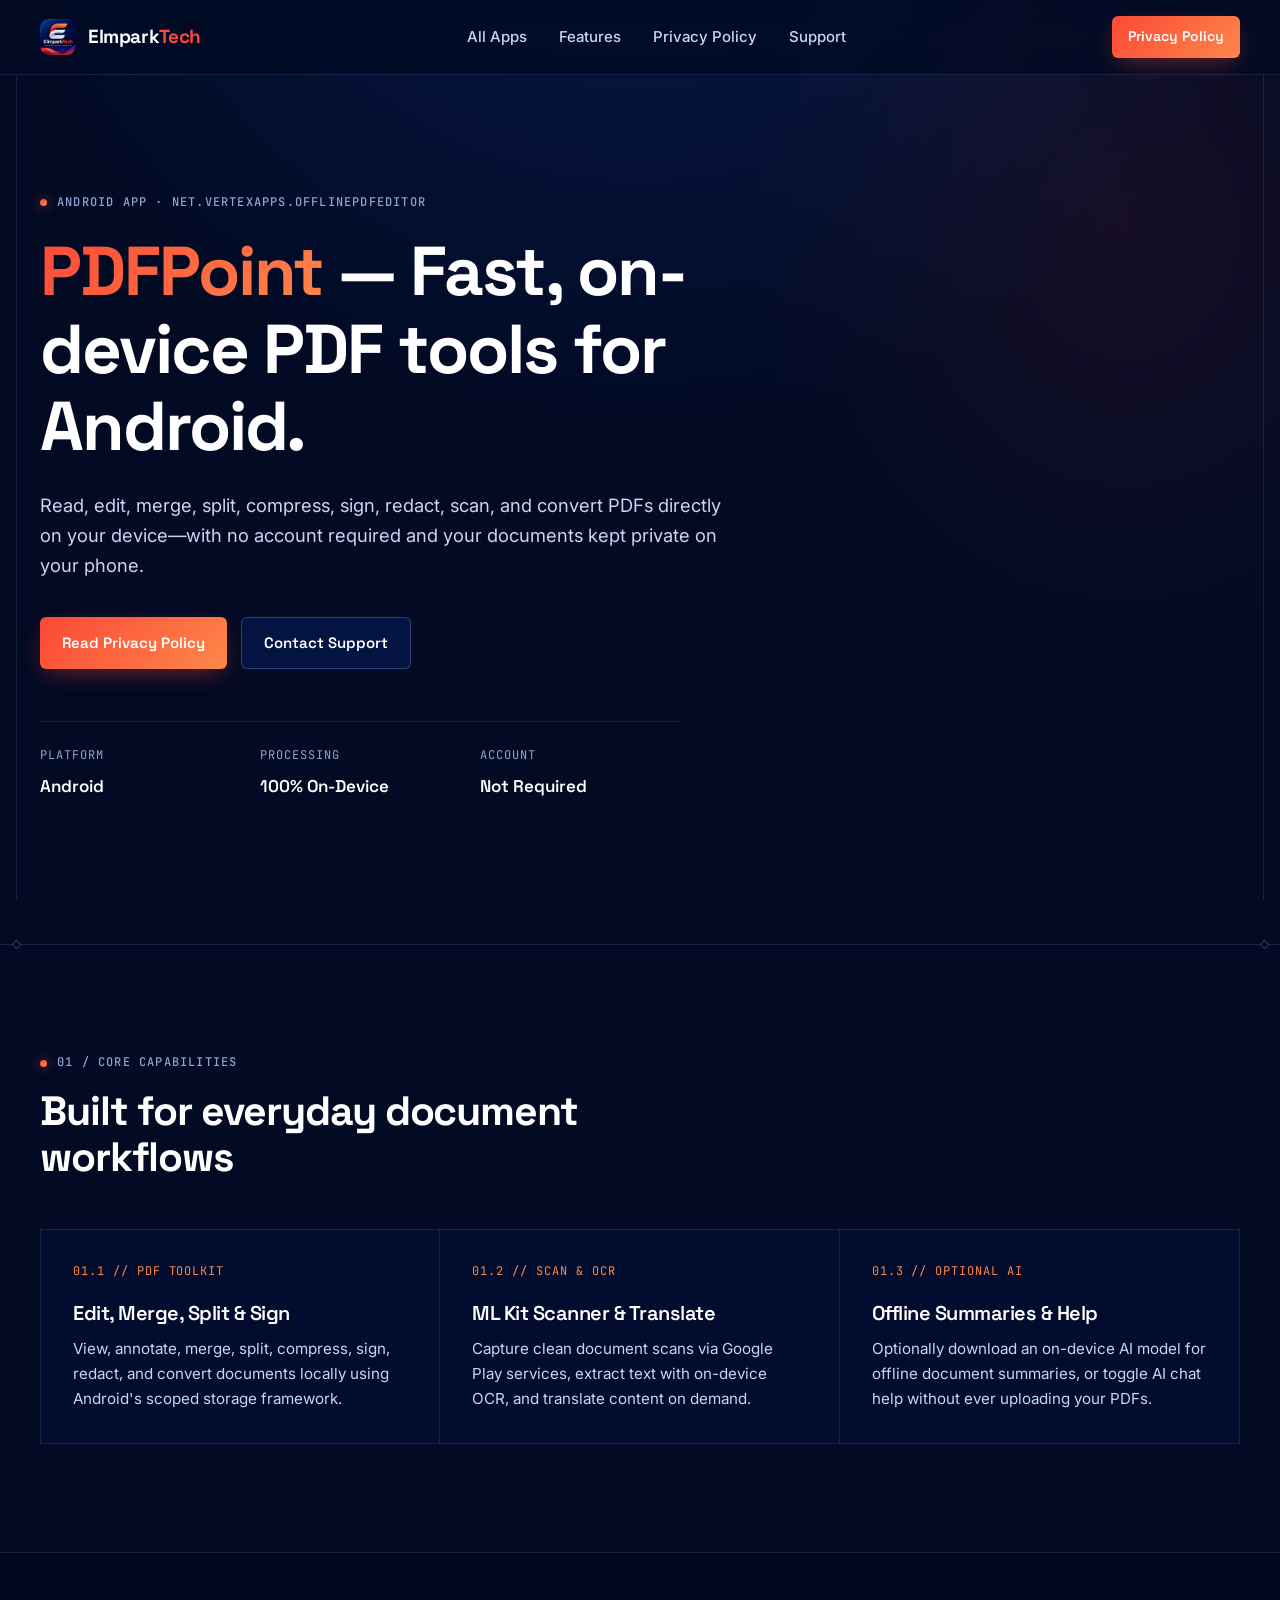
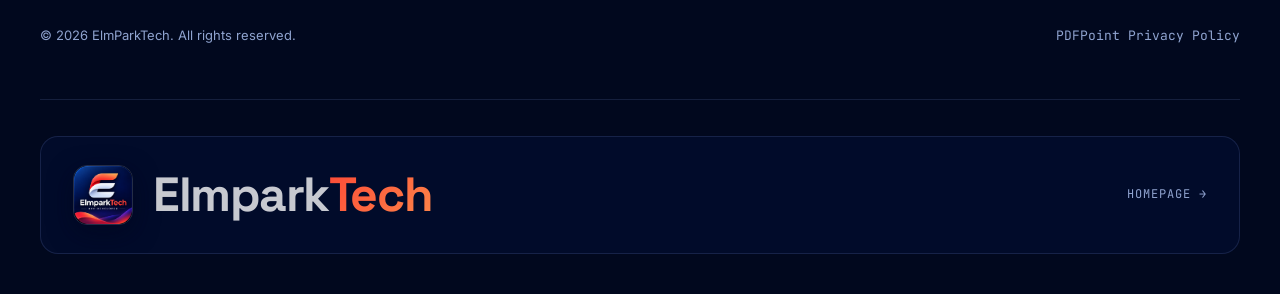
<file: apps/offlinepdfeditor/index.html>
<!DOCTYPE html>
<html lang="en">
<head>
  <meta charset="UTF-8" />
  <meta name="viewport" content="width=device-width, initial-scale=1.0" />
  <title>PDFPoint — All-in-One Android PDF Toolkit | ElmParkTech</title>
  <meta name="description" content="PDFPoint (net.vertexapps.offlinepdfeditor) by ElmParkTech. Read, edit, merge, split, compress, sign, redact, scan, OCR, and summarize PDFs locally on Android." />
  <meta name="robots" content="index, follow" />
  <meta name="theme-color" content="#020a24" />
  <link rel="canonical" href="https://elmparktech.github.io/apps/offlinepdfeditor/" />

  <!-- Open Graph -->
  <meta property="og:type" content="website" />
  <meta property="og:site_name" content="ElmParkTech" />
  <meta property="og:title" content="PDFPoint — All-in-One Android PDF Toolkit | ElmParkTech" />
  <meta property="og:description" content="Read, edit, merge, split, compress, sign, redact, scan, OCR, and summarize PDFs locally on Android." />
  <meta property="og:url" content="https://elmparktech.github.io/apps/offlinepdfeditor/" />
  <meta property="og:image" content="https://elmparktech.github.io/assets/img/elmpark-banner.png" />

  <!-- Icons -->
  <link rel="icon" type="image/png" href="/favicon.png" />
  <link rel="apple-touch-icon" href="/apple-touch-icon.png" />

  <!-- Fonts -->
  <link rel="preconnect" href="https://fonts.googleapis.com" />
  <link rel="preconnect" href="https://fonts.gstatic.com" crossorigin />
  <link href="https://fonts.googleapis.com/css2?family=Inter:wght@400;500;600&family=JetBrains+Mono:wght@400;500;600&family=Space+Grotesk:wght@500;600;700&display=swap" rel="stylesheet" />

  <!-- Styles -->
  <link rel="stylesheet" href="/assets/css/styles.css" />

  <!-- Structured Data -->
  <script type="application/ld+json">
    {
      "@context": "https://schema.org",
      "@type": "SoftwareApplication",
      "name": "PDFPoint",
      "applicationCategory": "UtilitiesApplication",
      "operatingSystem": "Android",
      "identifier": "net.vertexapps.offlinepdfeditor",
      "publisher": {
        "@type": "Organization",
        "name": "ElmParkTech",
        "url": "https://elmparktech.github.io/"
      },
      "description": "All-in-one Android PDF utility for reading, editing, merging, splitting, compressing, signing, redacting, scanning, OCR, and optional offline AI summarization."
    }
  </script>
</head>
<body>
  <a class="skip-link" href="#main-content">Skip to main content</a>

  <div class="page-shell">
    <div class="site-guides" aria-hidden="true"></div>

    <header class="site-header">
      <div class="container header-inner">
        <a class="brand-link" href="/" aria-label="ElmParkTech Home">
          <img src="/assets/img/elmpark-logo.png" alt="ElmParkTech logo" width="36" height="36" />
          <span>Elmpark<span class="brand-tech">Tech</span></span>
        </a>

        <nav class="nav-links" aria-label="Primary Navigation">
          <a href="/#apps">All Apps</a>
          <a href="#features">Features</a>
          <a href="/apps/offlinepdfeditor/privacy-policy.html">Privacy Policy</a>
          <a href="/#contact">Support</a>
        </nav>

        <div class="header-actions">
          <a class="btn btn-primary nav-cta" href="/apps/offlinepdfeditor/privacy-policy.html">Privacy Policy</a>
          <button
            class="mobile-menu-btn"
            type="button"
            aria-label="Toggle navigation menu"
            aria-expanded="false"
            aria-controls="mobile-nav"
            data-menu-toggle
          >
            <svg width="20" height="20" viewBox="0 0 24 24" fill="none" stroke="currentColor" stroke-width="2" stroke-linecap="round" aria-hidden="true">
              <line x1="4" y1="7" x2="20" y2="7"></line>
              <line x1="4" y1="12" x2="20" y2="12"></line>
              <line x1="4" y1="17" x2="20" y2="17"></line>
            </svg>
          </button>
        </div>
      </div>

      <nav id="mobile-nav" class="mobile-nav" aria-label="Mobile Navigation" data-mobile-nav>
        <ul>
          <li><a href="/">Home</a></li>
          <li><a href="#features">Features</a></li>
          <li><a href="/apps/offlinepdfeditor/privacy-policy.html">Privacy Policy</a></li>
          <li><a href="/#contact">Support</a></li>
        </ul>
      </nav>
    </header>

    <main id="main-content">
      <section class="hero" aria-labelledby="app-title">
        <div class="container">
          <div class="hero-content">
            <span class="eyebrow">
              <span class="eyebrow-dot" aria-hidden="true"></span>
              Android App &middot; net.vertexapps.offlinepdfeditor
            </span>

            <h1 id="app-title">
              <span class="text-gradient">PDFPoint</span> — Fast, on-device PDF tools for Android.
            </h1>

            <p class="hero-lead">
              Read, edit, merge, split, compress, sign, redact, scan, and convert PDFs directly on your device—with no account required and your documents kept private on your phone.
            </p>

            <div class="hero-actions">
              <a class="btn btn-primary" href="/apps/offlinepdfeditor/privacy-policy.html">Read Privacy Policy</a>
              <a class="btn btn-secondary" href="mailto:support@elmparktech.com">Contact Support</a>
            </div>

            <dl class="hero-meta">
              <div class="hero-meta-item">
                <dt>Platform</dt>
                <dd>Android</dd>
              </div>
              <div class="hero-meta-item">
                <dt>Processing</dt>
                <dd>100% On-Device</dd>
              </div>
              <div class="hero-meta-item">
                <dt>Account</dt>
                <dd>Not Required</dd>
              </div>
            </dl>
          </div>
        </div>
      </section>

      <section id="features" class="rail-section" aria-labelledby="features-heading">
        <div class="container">
          <div class="section-header">
            <span class="eyebrow">
              <span class="eyebrow-dot" aria-hidden="true"></span>
              01 / Core Capabilities
            </span>
            <h2 id="features-heading">Built for everyday document workflows</h2>
          </div>

          <div class="arch-grid arch-grid-3">
            <article class="arch-cell">
              <span class="cell-index">01.1 // PDF TOOLKIT</span>
              <h3>Edit, Merge, Split &amp; Sign</h3>
              <p>
                View, annotate, merge, split, compress, sign, redact, and convert documents locally using Android's scoped storage framework.
              </p>
            </article>

            <article class="arch-cell">
              <span class="cell-index">01.2 // SCAN &amp; OCR</span>
              <h3>ML Kit Scanner &amp; Translate</h3>
              <p>
                Capture clean document scans via Google Play services, extract text with on-device OCR, and translate content on demand.
              </p>
            </article>

            <article class="arch-cell">
              <span class="cell-index">01.3 // OPTIONAL AI</span>
              <h3>Offline Summaries &amp; Help</h3>
              <p>
                Optionally download an on-device AI model for offline document summaries, or toggle AI chat help without ever uploading your PDFs.
              </p>
            </article>
          </div>
        </div>
      </section>
    </main>

    <footer class="site-footer">
      <div class="container">
        <div class="footer-meta-row" style="border-top: none; padding-top: 0;">
          <p style="margin: 0;">&copy; <span id="current-year">2026</span> ElmParkTech. All rights reserved.</p>
          <p class="footer-meta-mono" style="margin: 0;">
            <a href="/apps/offlinepdfeditor/privacy-policy.html">PDFPoint Privacy Policy</a>
          </p>
        </div>

        <div class="footer-showcase-wrap">
          <a
            href="/"
            class="footer-logo-stage"
            data-logo-stage
            aria-label="ElmParkTech — Return to Homepage"
          >
            <div class="footer-logo-lockup">
              <img
                class="footer-logo-mark"
                src="/assets/img/elmpark-logo.png"
                alt="ElmParkTech emblem"
                width="60"
                height="60"
                loading="lazy"
              />
              <div class="footer-wordmark" aria-hidden="true">Elmpark<span>Tech</span></div>
            </div>
            <span class="footer-logo-tag">Homepage &rarr;</span>
          </a>
        </div>
      </div>
    </footer>
  </div>

  <script src="/assets/js/main.js" defer></script>
</body>
</html>
</file>
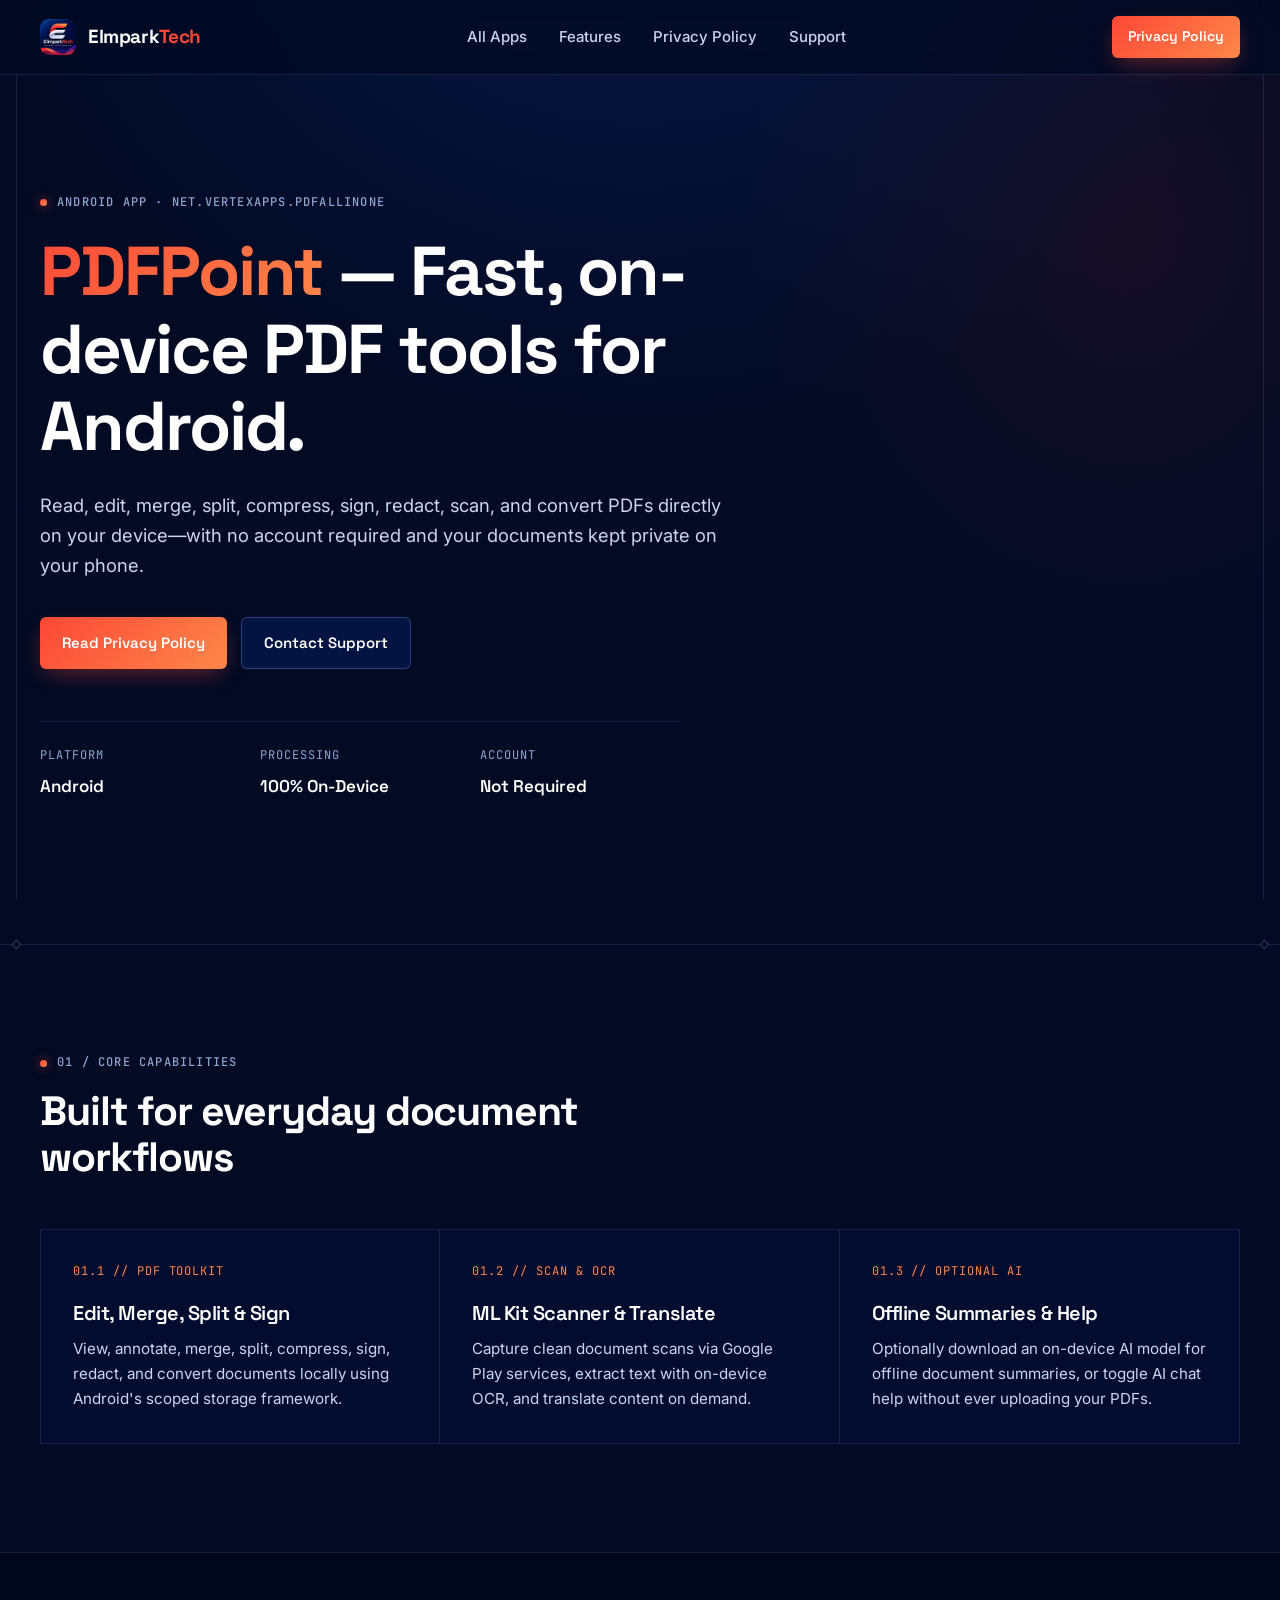
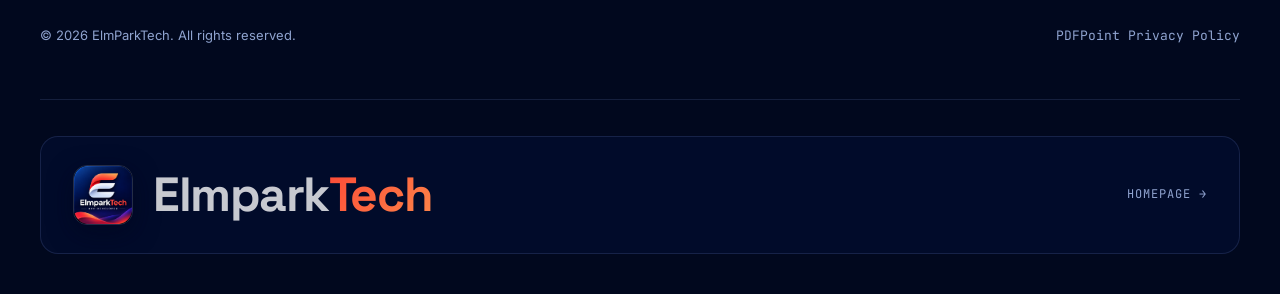
<file: apps/pdfpoint/index.html>
<!DOCTYPE html>
<html lang="en">
<head>
  <meta charset="UTF-8" />
  <meta name="viewport" content="width=device-width, initial-scale=1.0" />
  <title>PDFPoint — All-in-One Android PDF Toolkit | ElmParkTech</title>
  <meta name="description" content="PDFPoint (net.vertexapps.pdfallinone) by ElmParkTech. Read, edit, merge, split, compress, sign, redact, scan, OCR, and summarize PDFs locally on Android." />
  <meta name="robots" content="index, follow" />
  <meta name="theme-color" content="#020a24" />
  <link rel="canonical" href="https://elmparktech.github.io/apps/pdfpoint/" />

  <!-- Open Graph -->
  <meta property="og:type" content="website" />
  <meta property="og:site_name" content="ElmParkTech" />
  <meta property="og:title" content="PDFPoint — All-in-One Android PDF Toolkit | ElmParkTech" />
  <meta property="og:description" content="Read, edit, merge, split, compress, sign, redact, scan, OCR, and summarize PDFs locally on Android." />
  <meta property="og:url" content="https://elmparktech.github.io/apps/pdfpoint/" />
  <meta property="og:image" content="https://elmparktech.github.io/assets/img/elmpark-banner.png" />

  <!-- Icons -->
  <link rel="icon" type="image/png" href="/favicon.png" />
  <link rel="apple-touch-icon" href="/apple-touch-icon.png" />

  <!-- Fonts -->
  <link rel="preconnect" href="https://fonts.googleapis.com" />
  <link rel="preconnect" href="https://fonts.gstatic.com" crossorigin />
  <link href="https://fonts.googleapis.com/css2?family=Inter:wght@400;500;600&family=JetBrains+Mono:wght@400;500;600&family=Space+Grotesk:wght@500;600;700&display=swap" rel="stylesheet" />

  <!-- Styles -->
  <link rel="stylesheet" href="/assets/css/styles.css" />

  <!-- Structured Data -->
  <script type="application/ld+json">
    {
      "@context": "https://schema.org",
      "@type": "SoftwareApplication",
      "name": "PDFPoint",
      "applicationCategory": "UtilitiesApplication",
      "operatingSystem": "Android",
      "identifier": "net.vertexapps.pdfallinone",
      "publisher": {
        "@type": "Organization",
        "name": "ElmParkTech",
        "url": "https://elmparktech.github.io/"
      },
      "description": "All-in-one Android PDF utility for reading, editing, merging, splitting, compressing, signing, redacting, scanning, OCR, and optional offline AI summarization."
    }
  </script>
</head>
<body>
  <a class="skip-link" href="#main-content">Skip to main content</a>

  <div class="page-shell">
    <div class="site-guides" aria-hidden="true"></div>

    <header class="site-header">
      <div class="container header-inner">
        <a class="brand-link" href="/" aria-label="ElmParkTech Home">
          <img src="/assets/img/elmpark-logo.png" alt="ElmParkTech logo" width="36" height="36" />
          <span>Elmpark<span class="brand-tech">Tech</span></span>
        </a>

        <nav class="nav-links" aria-label="Primary Navigation">
          <a href="/#apps">All Apps</a>
          <a href="#features">Features</a>
          <a href="/apps/pdfpoint/privacy-policy/">Privacy Policy</a>
          <a href="/#contact">Support</a>
        </nav>

        <div class="header-actions">
          <a class="btn btn-primary nav-cta" href="/apps/pdfpoint/privacy-policy/">Privacy Policy</a>
          <button
            class="mobile-menu-btn"
            type="button"
            aria-label="Toggle navigation menu"
            aria-expanded="false"
            aria-controls="mobile-nav"
            data-menu-toggle
          >
            <svg width="20" height="20" viewBox="0 0 24 24" fill="none" stroke="currentColor" stroke-width="2" stroke-linecap="round" aria-hidden="true">
              <line x1="4" y1="7" x2="20" y2="7"></line>
              <line x1="4" y1="12" x2="20" y2="12"></line>
              <line x1="4" y1="17" x2="20" y2="17"></line>
            </svg>
          </button>
        </div>
      </div>

      <nav id="mobile-nav" class="mobile-nav" aria-label="Mobile Navigation" data-mobile-nav>
        <ul>
          <li><a href="/">Home</a></li>
          <li><a href="#features">Features</a></li>
          <li><a href="/apps/pdfpoint/privacy-policy/">Privacy Policy</a></li>
          <li><a href="/#contact">Support</a></li>
        </ul>
      </nav>
    </header>

    <main id="main-content">
      <section class="hero" aria-labelledby="app-title">
        <div class="container">
          <div class="hero-content">
            <span class="eyebrow">
              <span class="eyebrow-dot" aria-hidden="true"></span>
              Android App &middot; net.vertexapps.pdfallinone
            </span>

            <h1 id="app-title">
              <span class="text-gradient">PDFPoint</span> — Fast, on-device PDF tools for Android.
            </h1>

            <p class="hero-lead">
              Read, edit, merge, split, compress, sign, redact, scan, and convert PDFs directly on your device—with no account required and your documents kept private on your phone.
            </p>

            <div class="hero-actions">
              <a class="btn btn-primary" href="/apps/pdfpoint/privacy-policy/">Read Privacy Policy</a>
              <a class="btn btn-secondary" href="mailto:support@elmparktech.com">Contact Support</a>
            </div>

            <dl class="hero-meta">
              <div class="hero-meta-item">
                <dt>Platform</dt>
                <dd>Android</dd>
              </div>
              <div class="hero-meta-item">
                <dt>Processing</dt>
                <dd>100% On-Device</dd>
              </div>
              <div class="hero-meta-item">
                <dt>Account</dt>
                <dd>Not Required</dd>
              </div>
            </dl>
          </div>
        </div>
      </section>

      <section id="features" class="rail-section" aria-labelledby="features-heading">
        <div class="container">
          <div class="section-header">
            <span class="eyebrow">
              <span class="eyebrow-dot" aria-hidden="true"></span>
              01 / Core Capabilities
            </span>
            <h2 id="features-heading">Built for everyday document workflows</h2>
          </div>

          <div class="arch-grid arch-grid-3">
            <article class="arch-cell">
              <span class="cell-index">01.1 // PDF TOOLKIT</span>
              <h3>Edit, Merge, Split &amp; Sign</h3>
              <p>
                View, annotate, merge, split, compress, sign, redact, and convert documents locally using Android's scoped storage framework.
              </p>
            </article>

            <article class="arch-cell">
              <span class="cell-index">01.2 // SCAN &amp; OCR</span>
              <h3>ML Kit Scanner &amp; Translate</h3>
              <p>
                Capture clean document scans via Google Play services, extract text with on-device OCR, and translate content on demand.
              </p>
            </article>

            <article class="arch-cell">
              <span class="cell-index">01.3 // OPTIONAL AI</span>
              <h3>Offline Summaries &amp; Help</h3>
              <p>
                Optionally download an on-device AI model for offline document summaries, or toggle AI chat help without ever uploading your PDFs.
              </p>
            </article>
          </div>
        </div>
      </section>
    </main>

    <footer class="site-footer">
      <div class="container">
        <div class="footer-meta-row" style="border-top: none; padding-top: 0;">
          <p style="margin: 0;">&copy; <span id="current-year">2026</span> ElmParkTech. All rights reserved.</p>
          <p class="footer-meta-mono" style="margin: 0;">
            <a href="/apps/pdfpoint/privacy-policy/">PDFPoint Privacy Policy</a>
          </p>
        </div>

        <div class="footer-showcase-wrap">
          <a
            href="/"
            class="footer-logo-stage"
            data-logo-stage
            aria-label="ElmParkTech — Return to Homepage"
          >
            <div class="footer-logo-lockup">
              <img
                class="footer-logo-mark"
                src="/assets/img/elmpark-logo.png"
                alt="ElmParkTech emblem"
                width="60"
                height="60"
                loading="lazy"
              />
              <div class="footer-wordmark" aria-hidden="true">Elmpark<span>Tech</span></div>
            </div>
            <span class="footer-logo-tag">Homepage &rarr;</span>
          </a>
        </div>
      </div>
    </footer>
  </div>

  <script src="/assets/js/main.js" defer></script>
</body>
</html>
</file>
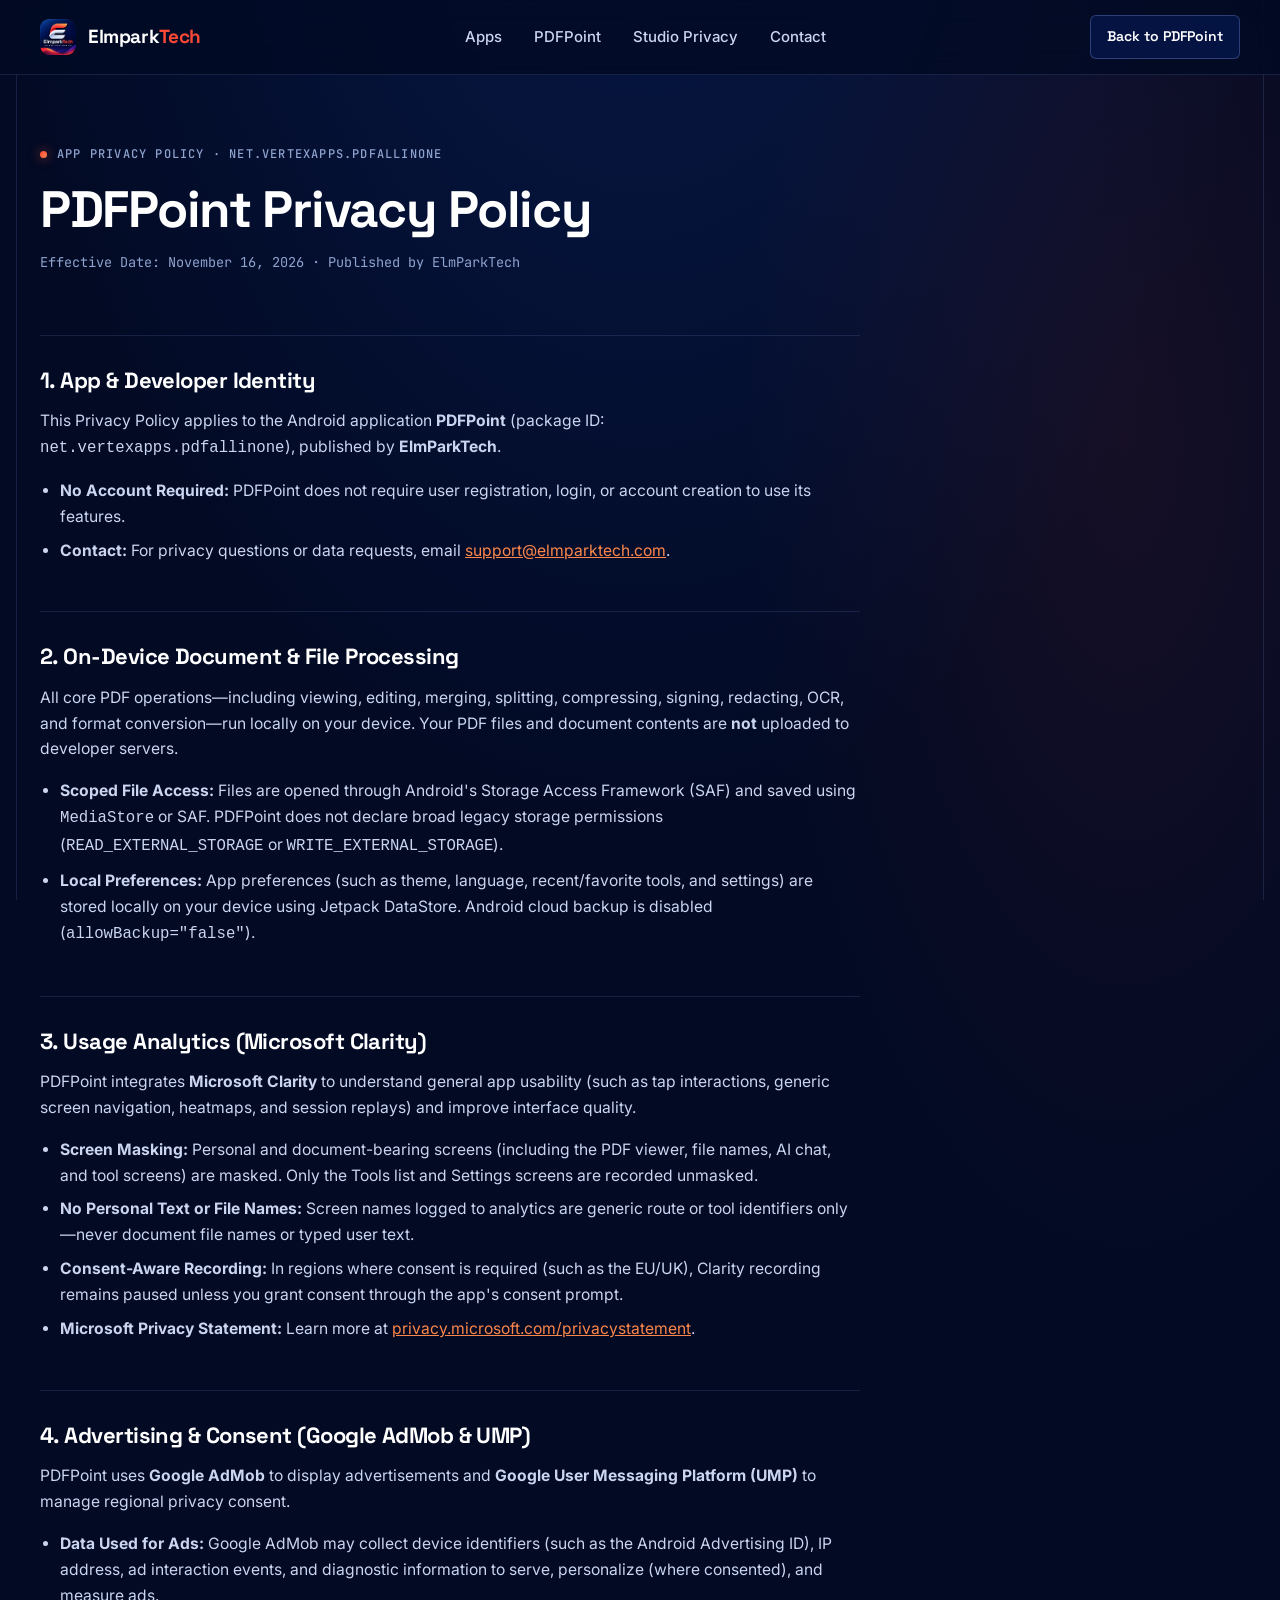
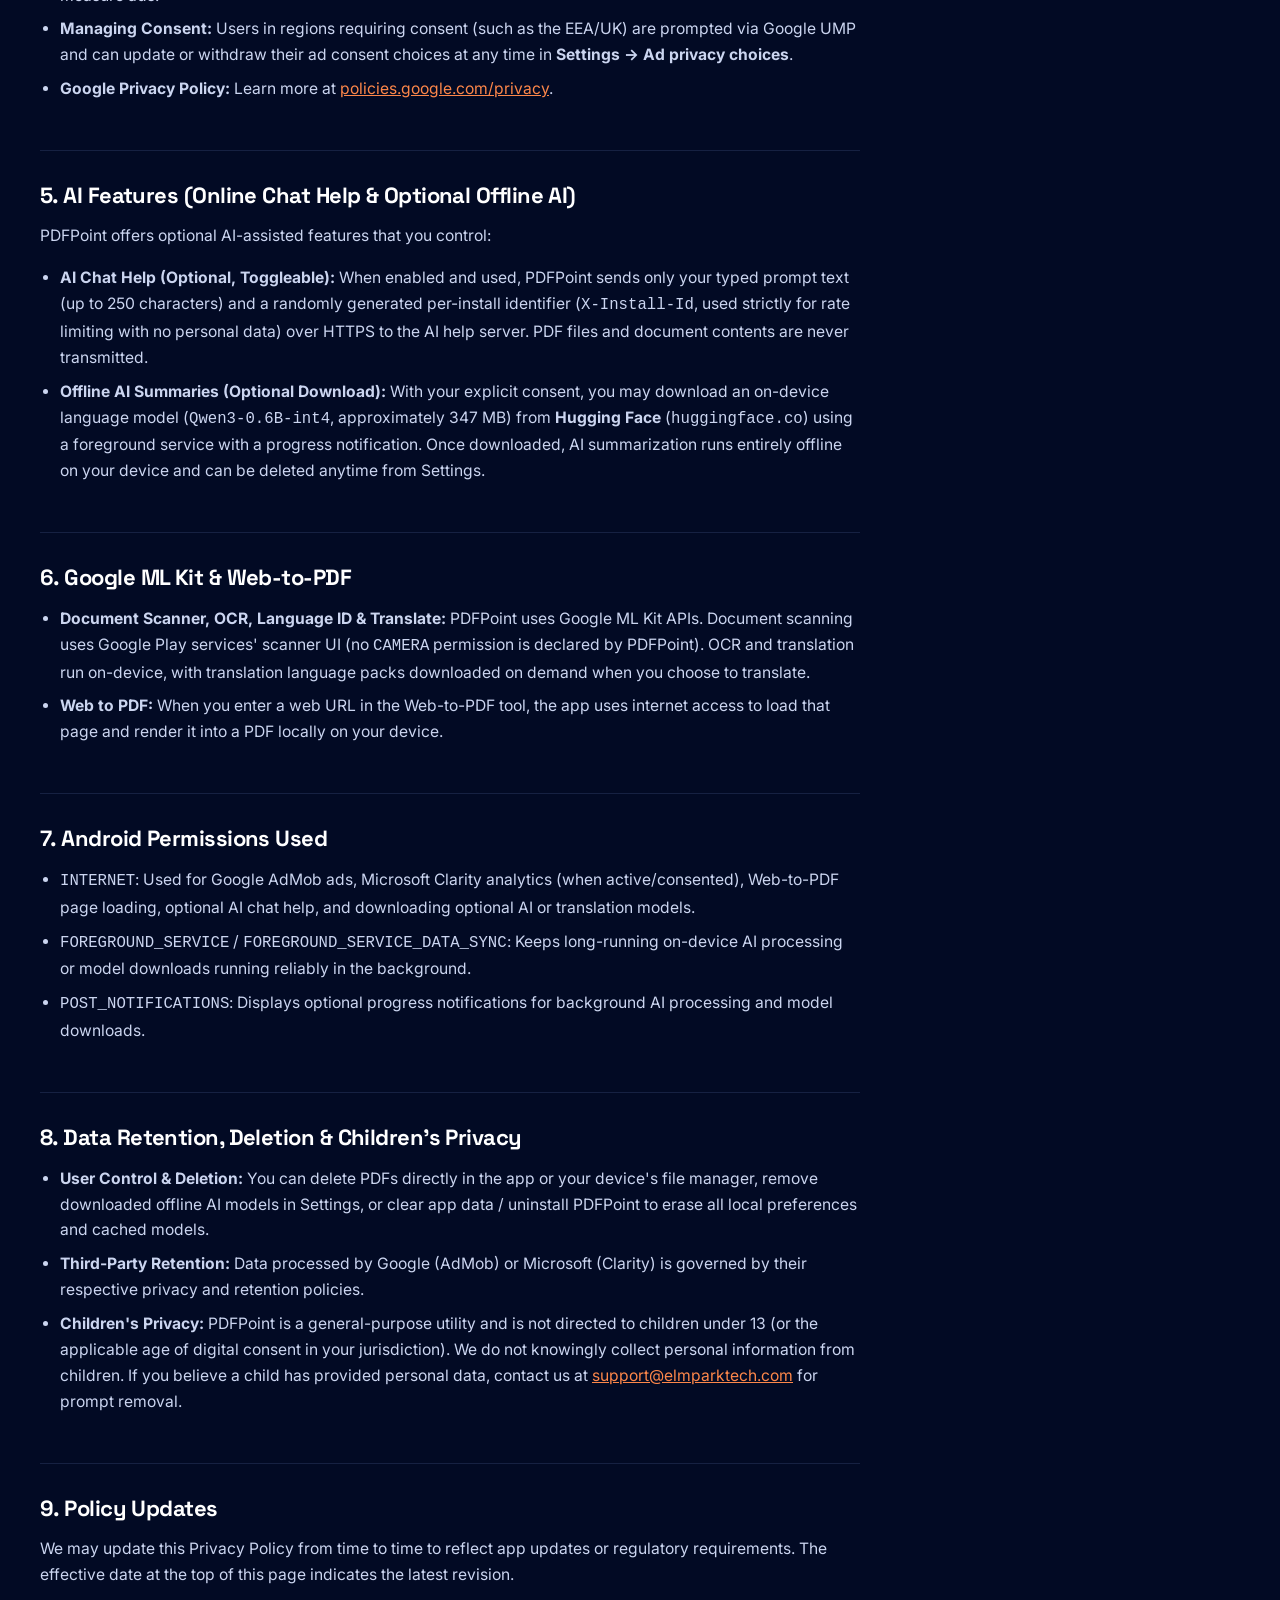
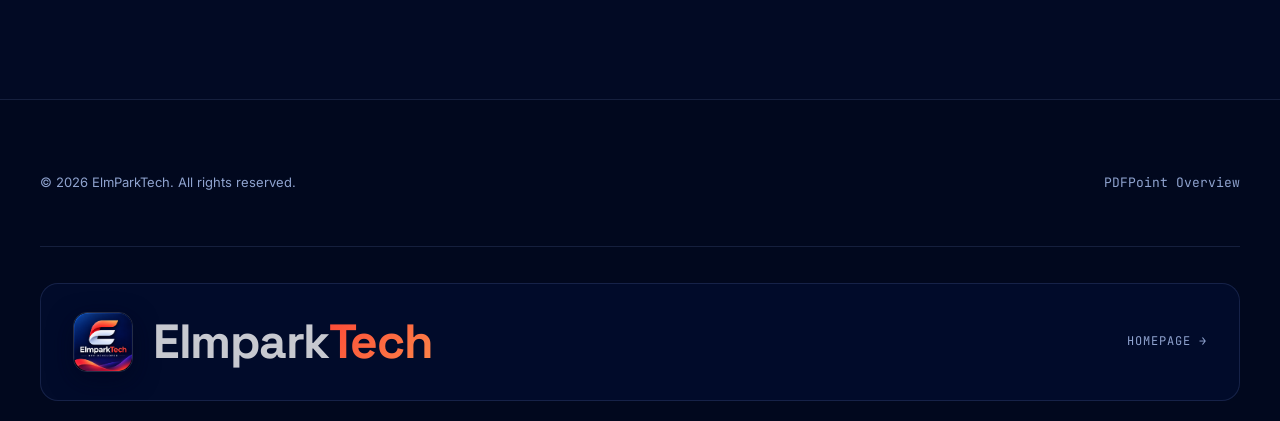
<file: apps/pdfpoint/privacy-policy/index.html>
<!DOCTYPE html>
<html lang="en">
<head>
  <meta charset="UTF-8" />
  <meta name="viewport" content="width=device-width, initial-scale=1.0" />
  <title>Privacy Policy — PDFPoint | ElmParkTech</title>
  <meta name="description" content="Official Privacy Policy for PDFPoint (net.vertexapps.pdfallinone) by ElmParkTech. Covers on-device PDF processing, Microsoft Clarity, Google AdMob &amp; UMP, AI features, ML Kit, and permissions." />
  <meta name="robots" content="index, follow" />
  <meta name="theme-color" content="#020a24" />
  <link rel="canonical" href="https://elmparktech.github.io/apps/pdfpoint/privacy-policy/" />

  <!-- Open Graph -->
  <meta property="og:type" content="website" />
  <meta property="og:site_name" content="ElmParkTech" />
  <meta property="og:title" content="Privacy Policy — PDFPoint | ElmParkTech" />
  <meta property="og:description" content="Official Privacy Policy for PDFPoint (net.vertexapps.pdfallinone) by ElmParkTech." />
  <meta property="og:url" content="https://elmparktech.github.io/apps/pdfpoint/privacy-policy/" />
  <meta property="og:image" content="https://elmparktech.github.io/assets/img/elmpark-banner.png" />

  <!-- Icons -->
  <link rel="icon" type="image/png" href="/favicon.png" />
  <link rel="apple-touch-icon" href="/apple-touch-icon.png" />

  <!-- Fonts -->
  <link rel="preconnect" href="https://fonts.googleapis.com" />
  <link rel="preconnect" href="https://fonts.gstatic.com" crossorigin />
  <link href="https://fonts.googleapis.com/css2?family=Inter:wght@400;500;600&family=JetBrains+Mono:wght@400;500;600&family=Space+Grotesk:wght@500;600;700&display=swap" rel="stylesheet" />

  <!-- Styles -->
  <link rel="stylesheet" href="/assets/css/styles.css" />
</head>
<body>
  <a class="skip-link" href="#main-content">Skip to main content</a>

  <div class="page-shell">
    <div class="site-guides" aria-hidden="true"></div>

    <header class="site-header">
      <div class="container header-inner">
        <a class="brand-link" href="/" aria-label="ElmParkTech Home">
          <img src="/assets/img/elmpark-logo.png" alt="ElmParkTech logo" width="36" height="36" />
          <span>Elmpark<span class="brand-tech">Tech</span></span>
        </a>

        <nav class="nav-links" aria-label="Primary Navigation">
          <a href="/#apps">Apps</a>
          <a href="/apps/pdfpoint/">PDFPoint</a>
          <a href="/privacy-policy/">Studio Privacy</a>
          <a href="/#contact">Contact</a>
        </nav>

        <div class="header-actions">
          <a class="btn btn-secondary nav-cta" href="/apps/pdfpoint/">Back to PDFPoint</a>
          <button
            class="mobile-menu-btn"
            type="button"
            aria-label="Toggle navigation menu"
            aria-expanded="false"
            aria-controls="mobile-nav"
            data-menu-toggle
          >
            <svg width="20" height="20" viewBox="0 0 24 24" fill="none" stroke="currentColor" stroke-width="2" stroke-linecap="round" aria-hidden="true">
              <line x1="4" y1="7" x2="20" y2="7"></line>
              <line x1="4" y1="12" x2="20" y2="12"></line>
              <line x1="4" y1="17" x2="20" y2="17"></line>
            </svg>
          </button>
        </div>
      </div>

      <nav id="mobile-nav" class="mobile-nav" aria-label="Mobile Navigation" data-mobile-nav>
        <ul>
          <li><a href="/">Home</a></li>
          <li><a href="/apps/pdfpoint/">PDFPoint</a></li>
          <li><a href="/privacy-policy/">Studio Privacy</a></li>
          <li><a href="/#contact">Contact</a></li>
        </ul>
      </nav>
    </header>

    <main id="main-content">
      <div class="container">
        <div class="policy-header">
          <span class="eyebrow">
            <span class="eyebrow-dot" aria-hidden="true"></span>
            App Privacy Policy &middot; net.vertexapps.pdfallinone
          </span>
          <h1>PDFPoint Privacy Policy</h1>
          <p style="color: var(--text-muted); font-family: var(--font-mono); font-size: 0.85rem; margin-top: 12px;">
            Effective Date: November 16, 2026 &middot; Published by ElmParkTech
          </p>
        </div>

        <article class="policy-article">
          <section>
            <h2>1. App &amp; Developer Identity</h2>
            <p>
              This Privacy Policy applies to the Android application <strong>PDFPoint</strong> (package ID: <code>net.vertexapps.pdfallinone</code>), published by <strong>ElmParkTech</strong>.
            </p>
            <ul>
              <li><strong>No Account Required:</strong> PDFPoint does not require user registration, login, or account creation to use its features.</li>
              <li><strong>Contact:</strong> For privacy questions or data requests, email <a href="mailto:support@elmparktech.com" style="color: var(--accent-orange); text-decoration: underline;">support@elmparktech.com</a>.</li>
            </ul>
          </section>

          <section>
            <h2>2. On-Device Document &amp; File Processing</h2>
            <p>
              All core PDF operations—including viewing, editing, merging, splitting, compressing, signing, redacting, OCR, and format conversion—run locally on your device. Your PDF files and document contents are <strong>not</strong> uploaded to developer servers.
            </p>
            <ul>
              <li><strong>Scoped File Access:</strong> Files are opened through Android's Storage Access Framework (SAF) and saved using <code>MediaStore</code> or SAF. PDFPoint does not declare broad legacy storage permissions (<code>READ_EXTERNAL_STORAGE</code> or <code>WRITE_EXTERNAL_STORAGE</code>).</li>
              <li><strong>Local Preferences:</strong> App preferences (such as theme, language, recent/favorite tools, and settings) are stored locally on your device using Jetpack DataStore. Android cloud backup is disabled (<code>allowBackup="false"</code>).</li>
            </ul>
          </section>

          <section>
            <h2>3. Usage Analytics (Microsoft Clarity)</h2>
            <p>
              PDFPoint integrates <strong>Microsoft Clarity</strong> to understand general app usability (such as tap interactions, generic screen navigation, heatmaps, and session replays) and improve interface quality.
            </p>
            <ul>
              <li><strong>Screen Masking:</strong> Personal and document-bearing screens (including the PDF viewer, file names, AI chat, and tool screens) are masked. Only the Tools list and Settings screens are recorded unmasked.</li>
              <li><strong>No Personal Text or File Names:</strong> Screen names logged to analytics are generic route or tool identifiers only—never document file names or typed user text.</li>
              <li><strong>Consent-Aware Recording:</strong> In regions where consent is required (such as the EU/UK), Clarity recording remains paused unless you grant consent through the app's consent prompt.</li>
              <li><strong>Microsoft Privacy Statement:</strong> Learn more at <a href="https://privacy.microsoft.com/privacystatement" target="_blank" rel="noopener noreferrer" style="color: var(--accent-orange); text-decoration: underline;">privacy.microsoft.com/privacystatement</a>.</li>
            </ul>
          </section>

          <section>
            <h2>4. Advertising &amp; Consent (Google AdMob &amp; UMP)</h2>
            <p>
              PDFPoint uses <strong>Google AdMob</strong> to display advertisements and <strong>Google User Messaging Platform (UMP)</strong> to manage regional privacy consent.
            </p>
            <ul>
              <li><strong>Data Used for Ads:</strong> Google AdMob may collect device identifiers (such as the Android Advertising ID), IP address, ad interaction events, and diagnostic information to serve, personalize (where consented), and measure ads.</li>
              <li><strong>Managing Consent:</strong> Users in regions requiring consent (such as the EEA/UK) are prompted via Google UMP and can update or withdraw their ad consent choices at any time in <strong>Settings &rarr; Ad privacy choices</strong>.</li>
              <li><strong>Google Privacy Policy:</strong> Learn more at <a href="https://policies.google.com/privacy" target="_blank" rel="noopener noreferrer" style="color: var(--accent-orange); text-decoration: underline;">policies.google.com/privacy</a>.</li>
            </ul>
          </section>

          <section>
            <h2>5. AI Features (Online Chat Help &amp; Optional Offline AI)</h2>
            <p>
              PDFPoint offers optional AI-assisted features that you control:
            </p>
            <ul>
              <li><strong>AI Chat Help (Optional, Toggleable):</strong> When enabled and used, PDFPoint sends only your typed prompt text (up to 250 characters) and a randomly generated per-install identifier (<code>X-Install-Id</code>, used strictly for rate limiting with no personal data) over HTTPS to the AI help server. PDF files and document contents are never transmitted.</li>
              <li><strong>Offline AI Summaries (Optional Download):</strong> With your explicit consent, you may download an on-device language model (<code>Qwen3-0.6B-int4</code>, approximately 347 MB) from <strong>Hugging Face</strong> (<code>huggingface.co</code>) using a foreground service with a progress notification. Once downloaded, AI summarization runs entirely offline on your device and can be deleted anytime from Settings.</li>
            </ul>
          </section>

          <section>
            <h2>6. Google ML Kit &amp; Web-to-PDF</h2>
            <ul>
              <li><strong>Document Scanner, OCR, Language ID &amp; Translate:</strong> PDFPoint uses Google ML Kit APIs. Document scanning uses Google Play services' scanner UI (no <code>CAMERA</code> permission is declared by PDFPoint). OCR and translation run on-device, with translation language packs downloaded on demand when you choose to translate.</li>
              <li><strong>Web to PDF:</strong> When you enter a web URL in the Web-to-PDF tool, the app uses internet access to load that page and render it into a PDF locally on your device.</li>
            </ul>
          </section>

          <section>
            <h2>7. Android Permissions Used</h2>
            <ul>
              <li><code>INTERNET</code>: Used for Google AdMob ads, Microsoft Clarity analytics (when active/consented), Web-to-PDF page loading, optional AI chat help, and downloading optional AI or translation models.</li>
              <li><code>FOREGROUND_SERVICE</code> / <code>FOREGROUND_SERVICE_DATA_SYNC</code>: Keeps long-running on-device AI processing or model downloads running reliably in the background.</li>
              <li><code>POST_NOTIFICATIONS</code>: Displays optional progress notifications for background AI processing and model downloads.</li>
            </ul>
          </section>

          <section>
            <h2>8. Data Retention, Deletion &amp; Children's Privacy</h2>
            <ul>
              <li><strong>User Control &amp; Deletion:</strong> You can delete PDFs directly in the app or your device's file manager, remove downloaded offline AI models in Settings, or clear app data / uninstall PDFPoint to erase all local preferences and cached models.</li>
              <li><strong>Third-Party Retention:</strong> Data processed by Google (AdMob) or Microsoft (Clarity) is governed by their respective privacy and retention policies.</li>
              <li><strong>Children's Privacy:</strong> PDFPoint is a general-purpose utility and is not directed to children under 13 (or the applicable age of digital consent in your jurisdiction). We do not knowingly collect personal information from children. If you believe a child has provided personal data, contact us at <a href="mailto:support@elmparktech.com" style="color: var(--accent-orange); text-decoration: underline;">support@elmparktech.com</a> for prompt removal.</li>
            </ul>
          </section>

          <section>
            <h2>9. Policy Updates</h2>
            <p>
              We may update this Privacy Policy from time to time to reflect app updates or regulatory requirements. The effective date at the top of this page indicates the latest revision.
            </p>
          </section>
        </article>
      </div>
    </main>

    <footer class="site-footer" style="margin-top: 64px;">
      <div class="container">
        <div class="footer-meta-row" style="border-top: none; padding-top: 0;">
          <p style="margin: 0;">&copy; <span id="current-year">2026</span> ElmParkTech. All rights reserved.</p>
          <p class="footer-meta-mono" style="margin: 0;"><a href="/apps/pdfpoint/">PDFPoint Overview</a></p>
        </div>

        <div class="footer-showcase-wrap">
          <a
            href="/"
            class="footer-logo-stage"
            data-logo-stage
            aria-label="ElmParkTech — Return to Homepage"
          >
            <div class="footer-logo-lockup">
              <img
                class="footer-logo-mark"
                src="/assets/img/elmpark-logo.png"
                alt="ElmParkTech emblem"
                width="60"
                height="60"
                loading="lazy"
              />
              <div class="footer-wordmark" aria-hidden="true">Elmpark<span>Tech</span></div>
            </div>
            <span class="footer-logo-tag">Homepage &rarr;</span>
          </a>
        </div>
      </div>
    </footer>
  </div>

  <script src="/assets/js/main.js" defer></script>
</body>
</html>
</file>
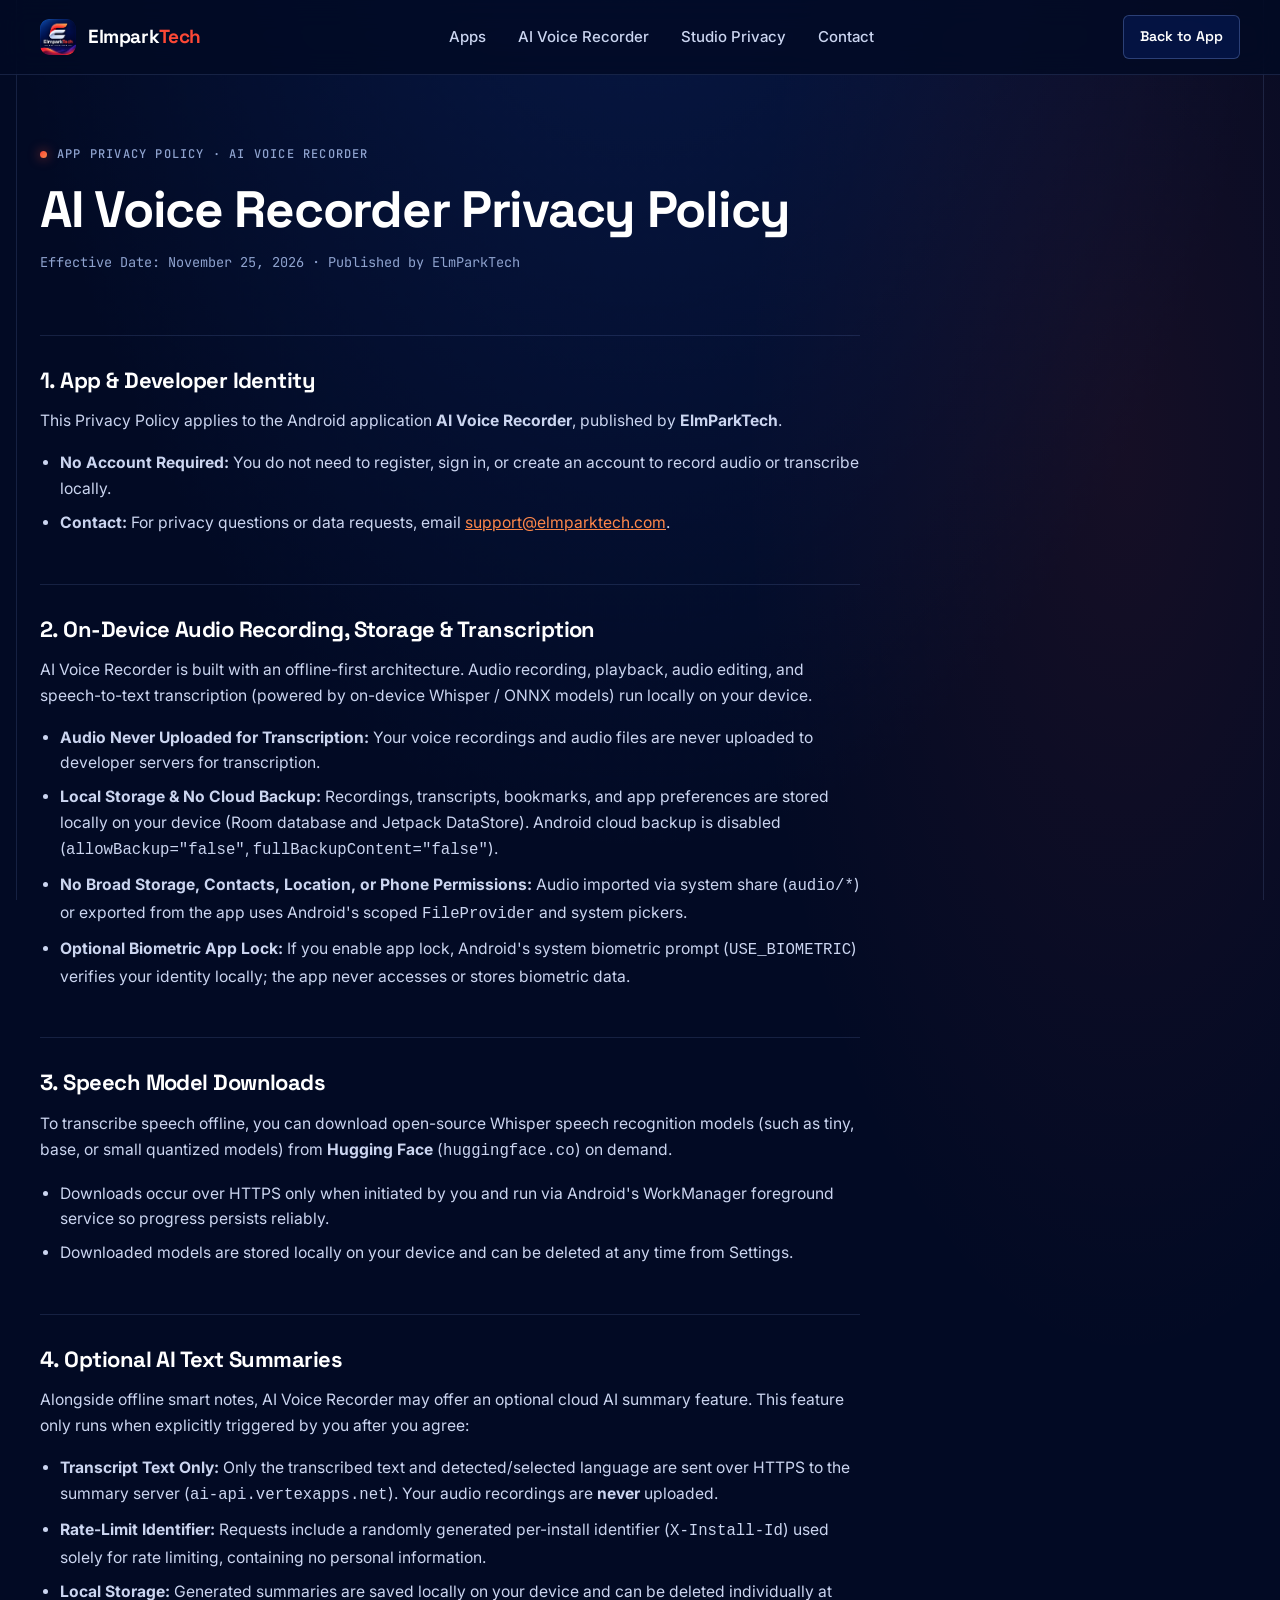
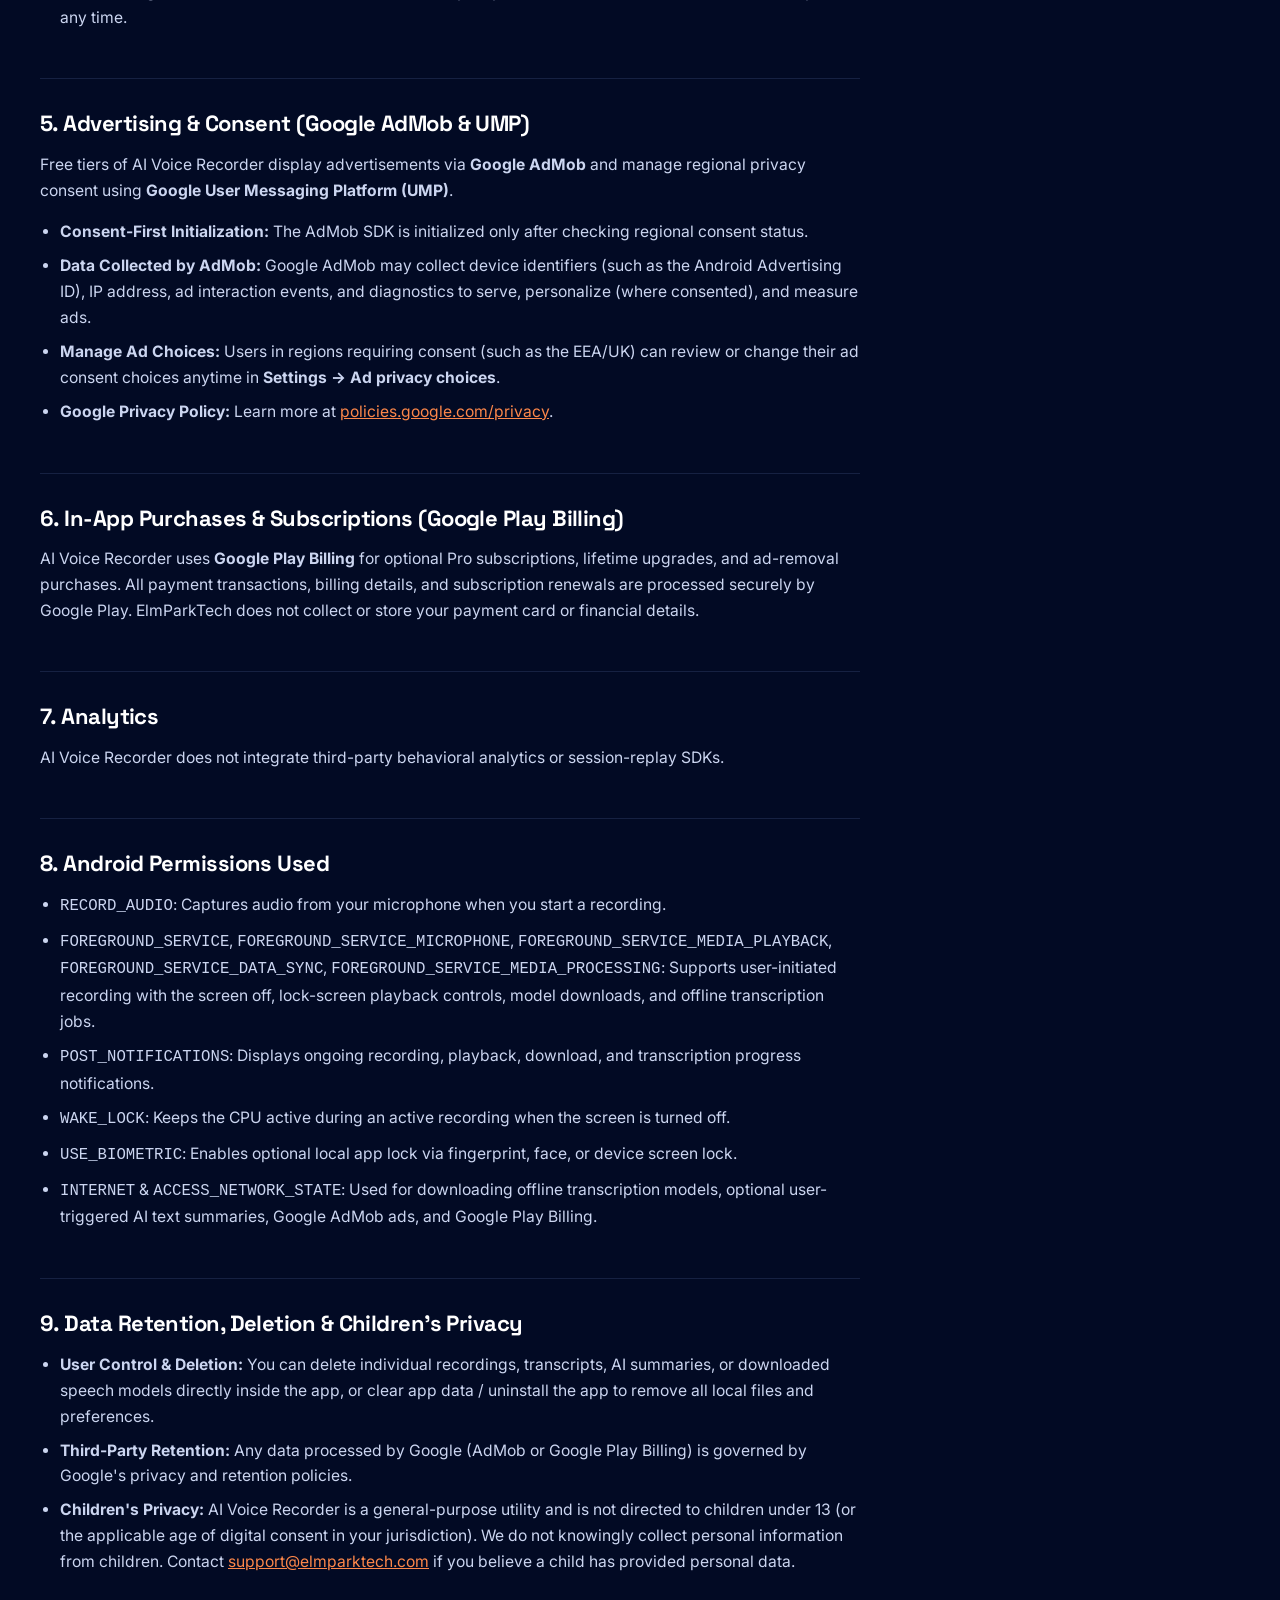
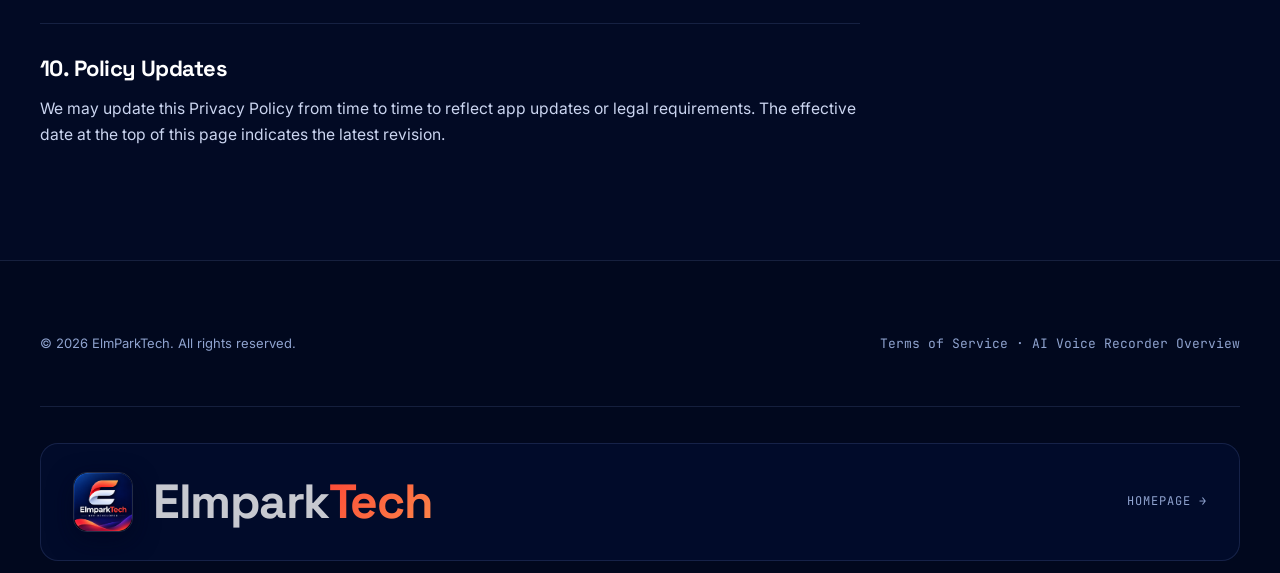
<file: apps/ai-voice-recorder/privacy-policy.html>
<!DOCTYPE html>
<html lang="en">
<head>
  <meta charset="UTF-8" />
  <meta name="viewport" content="width=device-width, initial-scale=1.0" />
  <title>Privacy Policy — AI Voice Recorder | ElmParkTech</title>
  <meta name="description" content="Official Privacy Policy for AI Voice Recorder by ElmParkTech. Covers on-device audio recording and Whisper transcription, model downloads, optional AI summaries, Google AdMob &amp; UMP, Google Play Billing, and permissions." />
  <meta name="robots" content="index, follow" />
  <meta name="theme-color" content="#020a24" />
  <link rel="canonical" href="https://elmparktech.github.io/apps/ai-voice-recorder/privacy-policy.html" />

  <!-- Open Graph -->
  <meta property="og:type" content="website" />
  <meta property="og:site_name" content="ElmParkTech" />
  <meta property="og:title" content="Privacy Policy — AI Voice Recorder | ElmParkTech" />
  <meta property="og:description" content="Official Privacy Policy for AI Voice Recorder by ElmParkTech." />
  <meta property="og:url" content="https://elmparktech.github.io/apps/ai-voice-recorder/privacy-policy.html" />
  <meta property="og:image" content="https://elmparktech.github.io/assets/img/elmpark-banner.png" />

  <!-- Icons -->
  <link rel="icon" type="image/png" href="/favicon.png" />
  <link rel="apple-touch-icon" href="/apple-touch-icon.png" />

  <!-- Fonts -->
  <link rel="preconnect" href="https://fonts.googleapis.com" />
  <link rel="preconnect" href="https://fonts.gstatic.com" crossorigin />
  <link href="https://fonts.googleapis.com/css2?family=Inter:wght@400;500;600&family=JetBrains+Mono:wght@400;500;600&family=Space+Grotesk:wght@500;600;700&display=swap" rel="stylesheet" />

  <!-- Styles -->
  <link rel="stylesheet" href="/assets/css/styles.css" />
</head>
<body>
  <a class="skip-link" href="#main-content">Skip to main content</a>

  <div class="page-shell">
    <div class="site-guides" aria-hidden="true"></div>

    <header class="site-header">
      <div class="container header-inner">
        <a class="brand-link" href="/" aria-label="ElmParkTech Home">
          <img src="/assets/img/elmpark-logo.png" alt="ElmParkTech logo" width="36" height="36" />
          <span>Elmpark<span class="brand-tech">Tech</span></span>
        </a>

        <nav class="nav-links" aria-label="Primary Navigation">
          <a href="/#apps">Apps</a>
          <a href="/apps/ai-voice-recorder/">AI Voice Recorder</a>
          <a href="/privacy-policy/">Studio Privacy</a>
          <a href="/#contact">Contact</a>
        </nav>

        <div class="header-actions">
          <a class="btn btn-secondary nav-cta" href="/apps/ai-voice-recorder/">Back to App</a>
          <button
            class="mobile-menu-btn"
            type="button"
            aria-label="Toggle navigation menu"
            aria-expanded="false"
            aria-controls="mobile-nav"
            data-menu-toggle
          >
            <svg width="20" height="20" viewBox="0 0 24 24" fill="none" stroke="currentColor" stroke-width="2" stroke-linecap="round" aria-hidden="true">
              <line x1="4" y1="7" x2="20" y2="7"></line>
              <line x1="4" y1="12" x2="20" y2="12"></line>
              <line x1="4" y1="17" x2="20" y2="17"></line>
            </svg>
          </button>
        </div>
      </div>

      <nav id="mobile-nav" class="mobile-nav" aria-label="Mobile Navigation" data-mobile-nav>
        <ul>
          <li><a href="/">Home</a></li>
          <li><a href="/apps/ai-voice-recorder/">AI Voice Recorder</a></li>
          <li><a href="/privacy-policy/">Studio Privacy</a></li>
          <li><a href="/#contact">Contact</a></li>
        </ul>
      </nav>
    </header>

    <main id="main-content">
      <div class="container">
        <div class="policy-header">
          <span class="eyebrow">
            <span class="eyebrow-dot" aria-hidden="true"></span>
            App Privacy Policy &middot; AI Voice Recorder
          </span>
          <h1>AI Voice Recorder Privacy Policy</h1>
          <p style="color: var(--text-muted); font-family: var(--font-mono); font-size: 0.85rem; margin-top: 12px;">
            Effective Date: November 25, 2026 &middot; Published by ElmParkTech
          </p>
        </div>

        <article class="policy-article">
          <section>
            <h2>1. App &amp; Developer Identity</h2>
            <p>
              This Privacy Policy applies to the Android application <strong>AI Voice Recorder</strong>, published by <strong>ElmParkTech</strong>.
            </p>
            <ul>
              <li><strong>No Account Required:</strong> You do not need to register, sign in, or create an account to record audio or transcribe locally.</li>
              <li><strong>Contact:</strong> For privacy questions or data requests, email <a href="mailto:support@elmparktech.com" style="color: var(--accent-orange); text-decoration: underline;">support@elmparktech.com</a>.</li>
            </ul>
          </section>

          <section>
            <h2>2. On-Device Audio Recording, Storage &amp; Transcription</h2>
            <p>
              AI Voice Recorder is built with an offline-first architecture. Audio recording, playback, audio editing, and speech-to-text transcription (powered by on-device Whisper / ONNX models) run locally on your device.
            </p>
            <ul>
              <li><strong>Audio Never Uploaded for Transcription:</strong> Your voice recordings and audio files are never uploaded to developer servers for transcription.</li>
              <li><strong>Local Storage &amp; No Cloud Backup:</strong> Recordings, transcripts, bookmarks, and app preferences are stored locally on your device (Room database and Jetpack DataStore). Android cloud backup is disabled (<code>allowBackup="false"</code>, <code>fullBackupContent="false"</code>).</li>
              <li><strong>No Broad Storage, Contacts, Location, or Phone Permissions:</strong> Audio imported via system share (<code>audio/*</code>) or exported from the app uses Android's scoped <code>FileProvider</code> and system pickers.</li>
              <li><strong>Optional Biometric App Lock:</strong> If you enable app lock, Android's system biometric prompt (<code>USE_BIOMETRIC</code>) verifies your identity locally; the app never accesses or stores biometric data.</li>
            </ul>
          </section>

          <section>
            <h2>3. Speech Model Downloads</h2>
            <p>
              To transcribe speech offline, you can download open-source Whisper speech recognition models (such as tiny, base, or small quantized models) from <strong>Hugging Face</strong> (<code>huggingface.co</code>) on demand.
            </p>
            <ul>
              <li>Downloads occur over HTTPS only when initiated by you and run via Android's WorkManager foreground service so progress persists reliably.</li>
              <li>Downloaded models are stored locally on your device and can be deleted at any time from Settings.</li>
            </ul>
          </section>

          <section>
            <h2>4. Optional AI Text Summaries</h2>
            <p>
              Alongside offline smart notes, AI Voice Recorder may offer an optional cloud AI summary feature. This feature only runs when explicitly triggered by you after you agree:
            </p>
            <ul>
              <li><strong>Transcript Text Only:</strong> Only the transcribed text and detected/selected language are sent over HTTPS to the summary server (<code>ai-api.vertexapps.net</code>). Your audio recordings are <strong>never</strong> uploaded.</li>
              <li><strong>Rate-Limit Identifier:</strong> Requests include a randomly generated per-install identifier (<code>X-Install-Id</code>) used solely for rate limiting, containing no personal information.</li>
              <li><strong>Local Storage:</strong> Generated summaries are saved locally on your device and can be deleted individually at any time.</li>
            </ul>
          </section>

          <section>
            <h2>5. Advertising &amp; Consent (Google AdMob &amp; UMP)</h2>
            <p>
              Free tiers of AI Voice Recorder display advertisements via <strong>Google AdMob</strong> and manage regional privacy consent using <strong>Google User Messaging Platform (UMP)</strong>.
            </p>
            <ul>
              <li><strong>Consent-First Initialization:</strong> The AdMob SDK is initialized only after checking regional consent status.</li>
              <li><strong>Data Collected by AdMob:</strong> Google AdMob may collect device identifiers (such as the Android Advertising ID), IP address, ad interaction events, and diagnostics to serve, personalize (where consented), and measure ads.</li>
              <li><strong>Manage Ad Choices:</strong> Users in regions requiring consent (such as the EEA/UK) can review or change their ad consent choices anytime in <strong>Settings &rarr; Ad privacy choices</strong>.</li>
              <li><strong>Google Privacy Policy:</strong> Learn more at <a href="https://policies.google.com/privacy" target="_blank" rel="noopener noreferrer" style="color: var(--accent-orange); text-decoration: underline;">policies.google.com/privacy</a>.</li>
            </ul>
          </section>

          <section>
            <h2>6. In-App Purchases &amp; Subscriptions (Google Play Billing)</h2>
            <p>
              AI Voice Recorder uses <strong>Google Play Billing</strong> for optional Pro subscriptions, lifetime upgrades, and ad-removal purchases. All payment transactions, billing details, and subscription renewals are processed securely by Google Play. ElmParkTech does not collect or store your payment card or financial details.
            </p>
          </section>

          <section>
            <h2>7. Analytics</h2>
            <p>
              AI Voice Recorder does not integrate third-party behavioral analytics or session-replay SDKs.
            </p>
          </section>

          <section>
            <h2>8. Android Permissions Used</h2>
            <ul>
              <li><code>RECORD_AUDIO</code>: Captures audio from your microphone when you start a recording.</li>
              <li><code>FOREGROUND_SERVICE</code>, <code>FOREGROUND_SERVICE_MICROPHONE</code>, <code>FOREGROUND_SERVICE_MEDIA_PLAYBACK</code>, <code>FOREGROUND_SERVICE_DATA_SYNC</code>, <code>FOREGROUND_SERVICE_MEDIA_PROCESSING</code>: Supports user-initiated recording with the screen off, lock-screen playback controls, model downloads, and offline transcription jobs.</li>
              <li><code>POST_NOTIFICATIONS</code>: Displays ongoing recording, playback, download, and transcription progress notifications.</li>
              <li><code>WAKE_LOCK</code>: Keeps the CPU active during an active recording when the screen is turned off.</li>
              <li><code>USE_BIOMETRIC</code>: Enables optional local app lock via fingerprint, face, or device screen lock.</li>
              <li><code>INTERNET</code> &amp; <code>ACCESS_NETWORK_STATE</code>: Used for downloading offline transcription models, optional user-triggered AI text summaries, Google AdMob ads, and Google Play Billing.</li>
            </ul>
          </section>

          <section>
            <h2>9. Data Retention, Deletion &amp; Children's Privacy</h2>
            <ul>
              <li><strong>User Control &amp; Deletion:</strong> You can delete individual recordings, transcripts, AI summaries, or downloaded speech models directly inside the app, or clear app data / uninstall the app to remove all local files and preferences.</li>
              <li><strong>Third-Party Retention:</strong> Any data processed by Google (AdMob or Google Play Billing) is governed by Google's privacy and retention policies.</li>
              <li><strong>Children's Privacy:</strong> AI Voice Recorder is a general-purpose utility and is not directed to children under 13 (or the applicable age of digital consent in your jurisdiction). We do not knowingly collect personal information from children. Contact <a href="mailto:support@elmparktech.com" style="color: var(--accent-orange); text-decoration: underline;">support@elmparktech.com</a> if you believe a child has provided personal data.</li>
            </ul>
          </section>

          <section>
            <h2>10. Policy Updates</h2>
            <p>
              We may update this Privacy Policy from time to time to reflect app updates or legal requirements. The effective date at the top of this page indicates the latest revision.
            </p>
          </section>
        </article>
      </div>
    </main>

    <footer class="site-footer" style="margin-top: 64px;">
      <div class="container">
        <div class="footer-meta-row" style="border-top: none; padding-top: 0;">
          <p style="margin: 0;">&copy; <span id="current-year">2026</span> ElmParkTech. All rights reserved.</p>
          <p class="footer-meta-mono" style="margin: 0;">
            <a href="/apps/ai-voice-recorder/terms-of-services.html">Terms of Service</a> &middot;
            <a href="/apps/ai-voice-recorder/">AI Voice Recorder Overview</a>
          </p>
        </div>

        <div class="footer-showcase-wrap">
          <a
            href="/"
            class="footer-logo-stage"
            data-logo-stage
            aria-label="ElmParkTech — Return to Homepage"
          >
            <div class="footer-logo-lockup">
              <img
                class="footer-logo-mark"
                src="/assets/img/elmpark-logo.png"
                alt="ElmParkTech emblem"
                width="60"
                height="60"
                loading="lazy"
              />
              <div class="footer-wordmark" aria-hidden="true">Elmpark<span>Tech</span></div>
            </div>
            <span class="footer-logo-tag">Homepage &rarr;</span>
          </a>
        </div>
      </div>
    </footer>
  </div>

  <script src="/assets/js/main.js" defer></script>
</body>
</html>
</file>
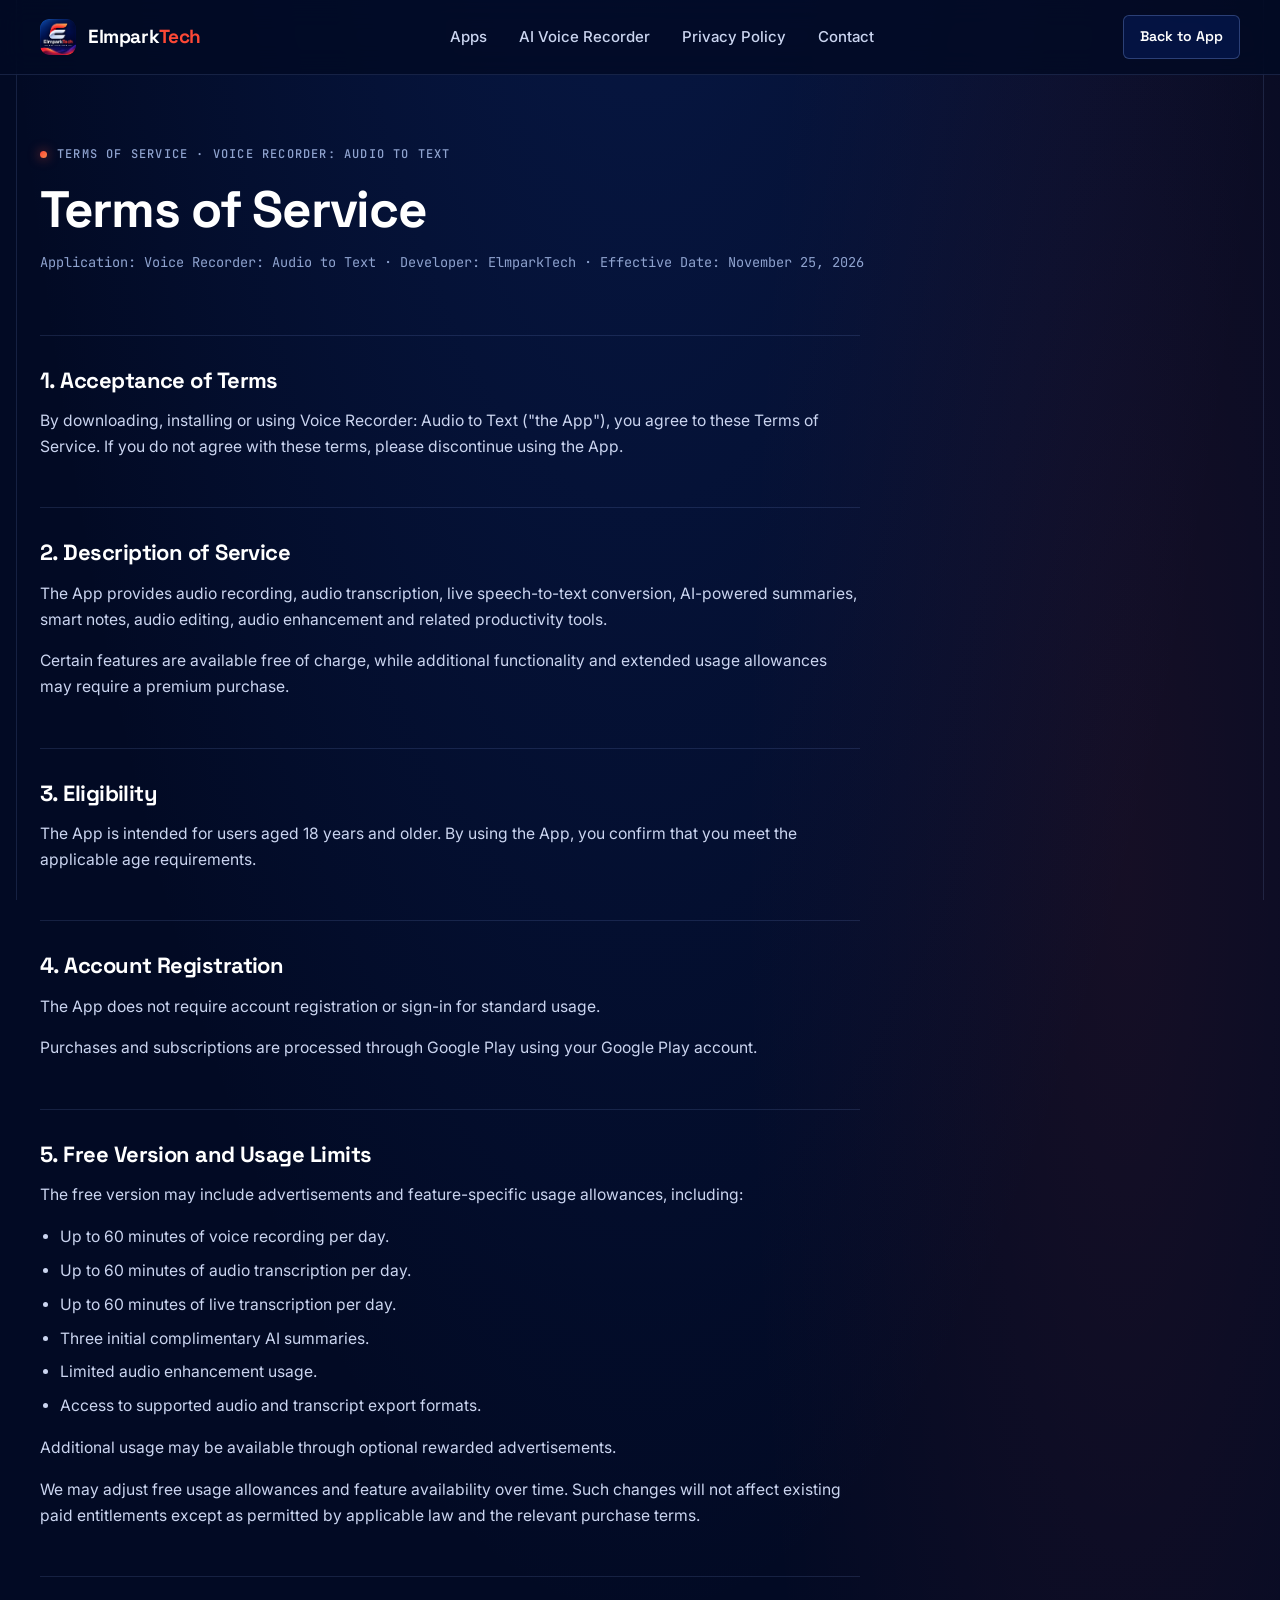
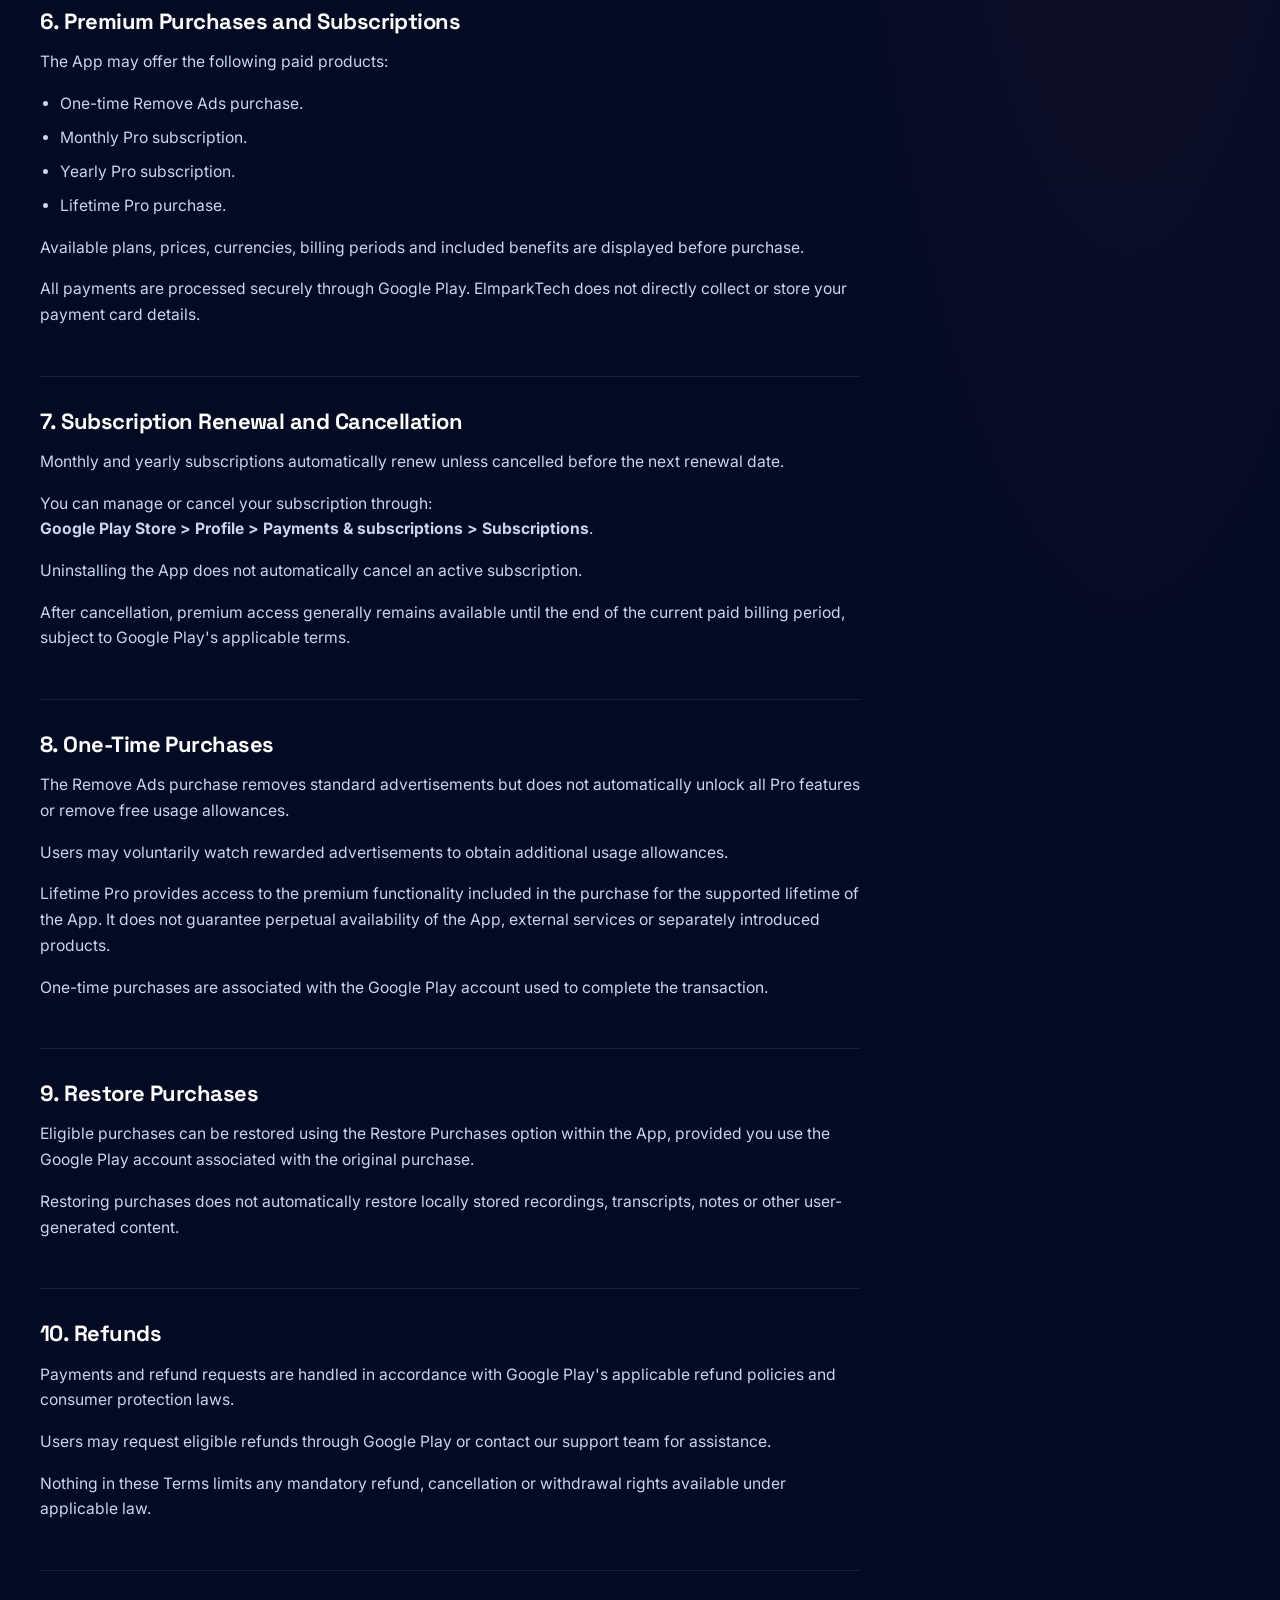
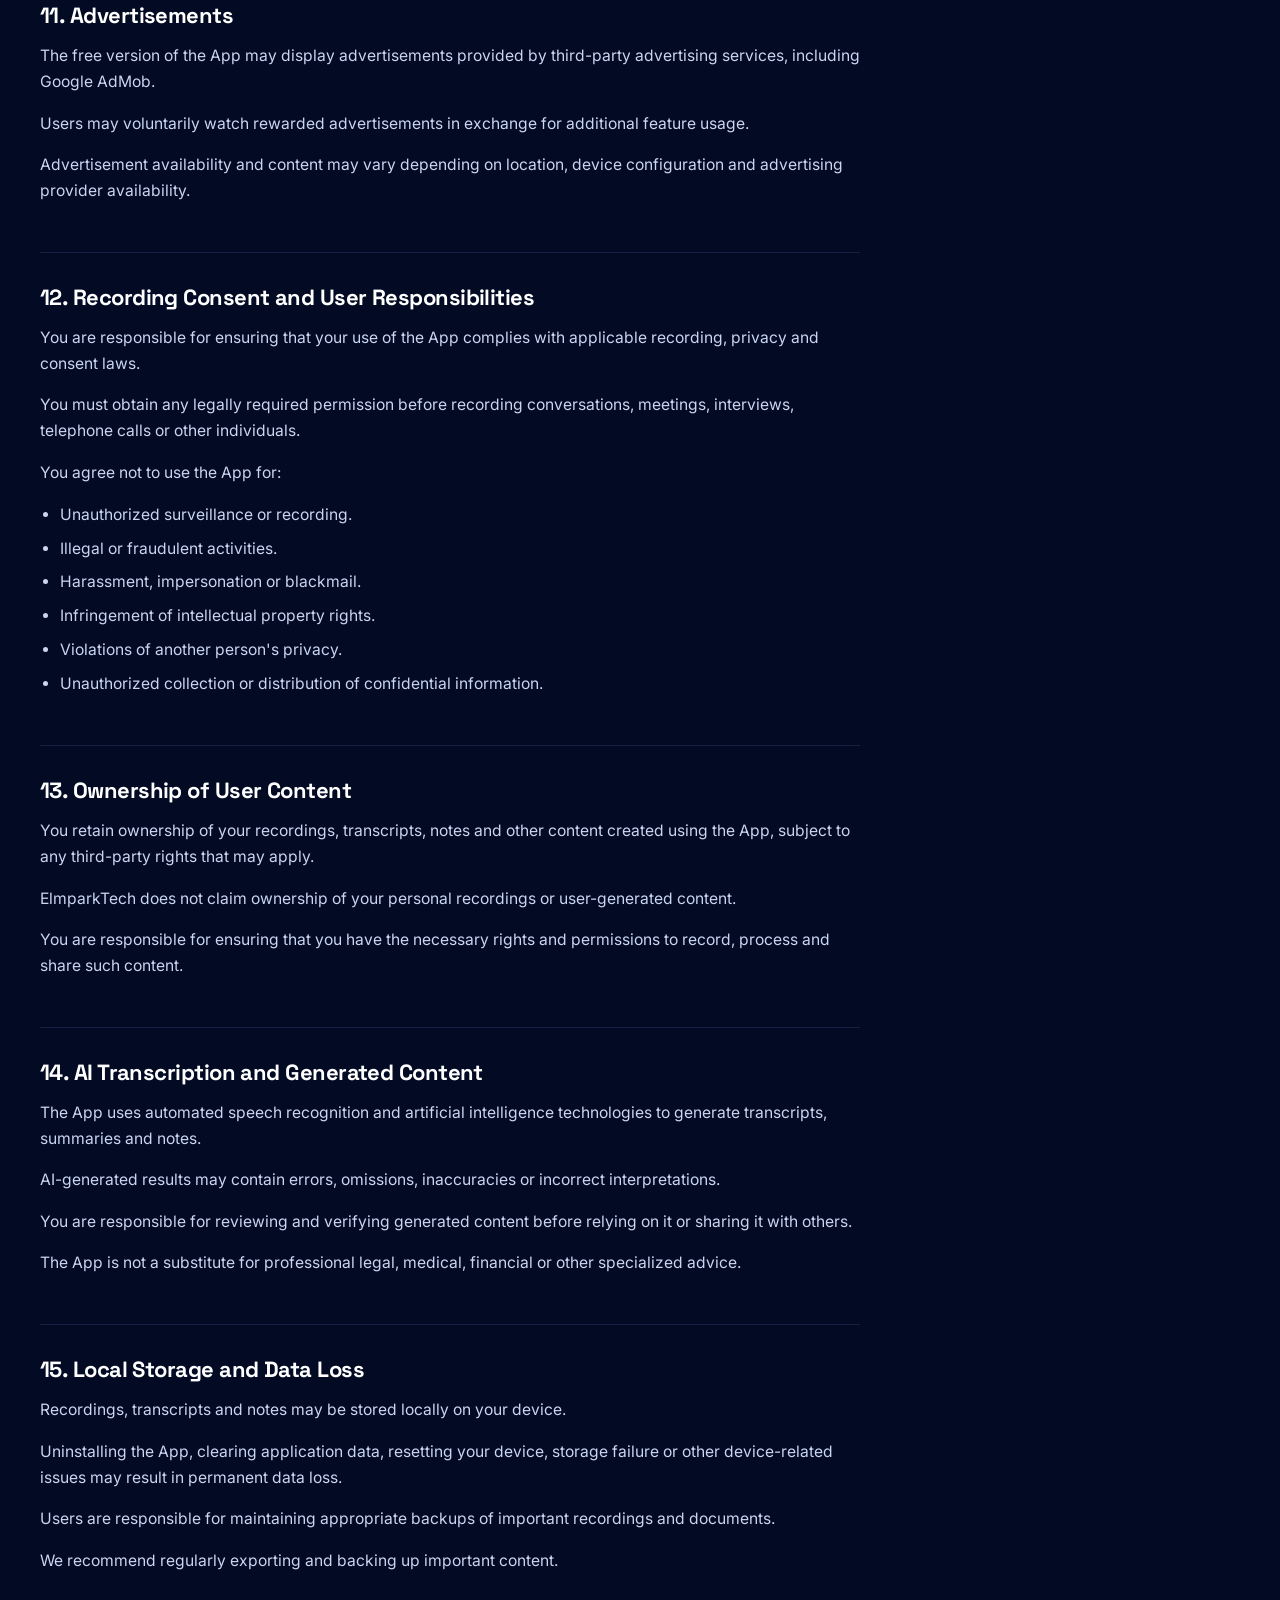
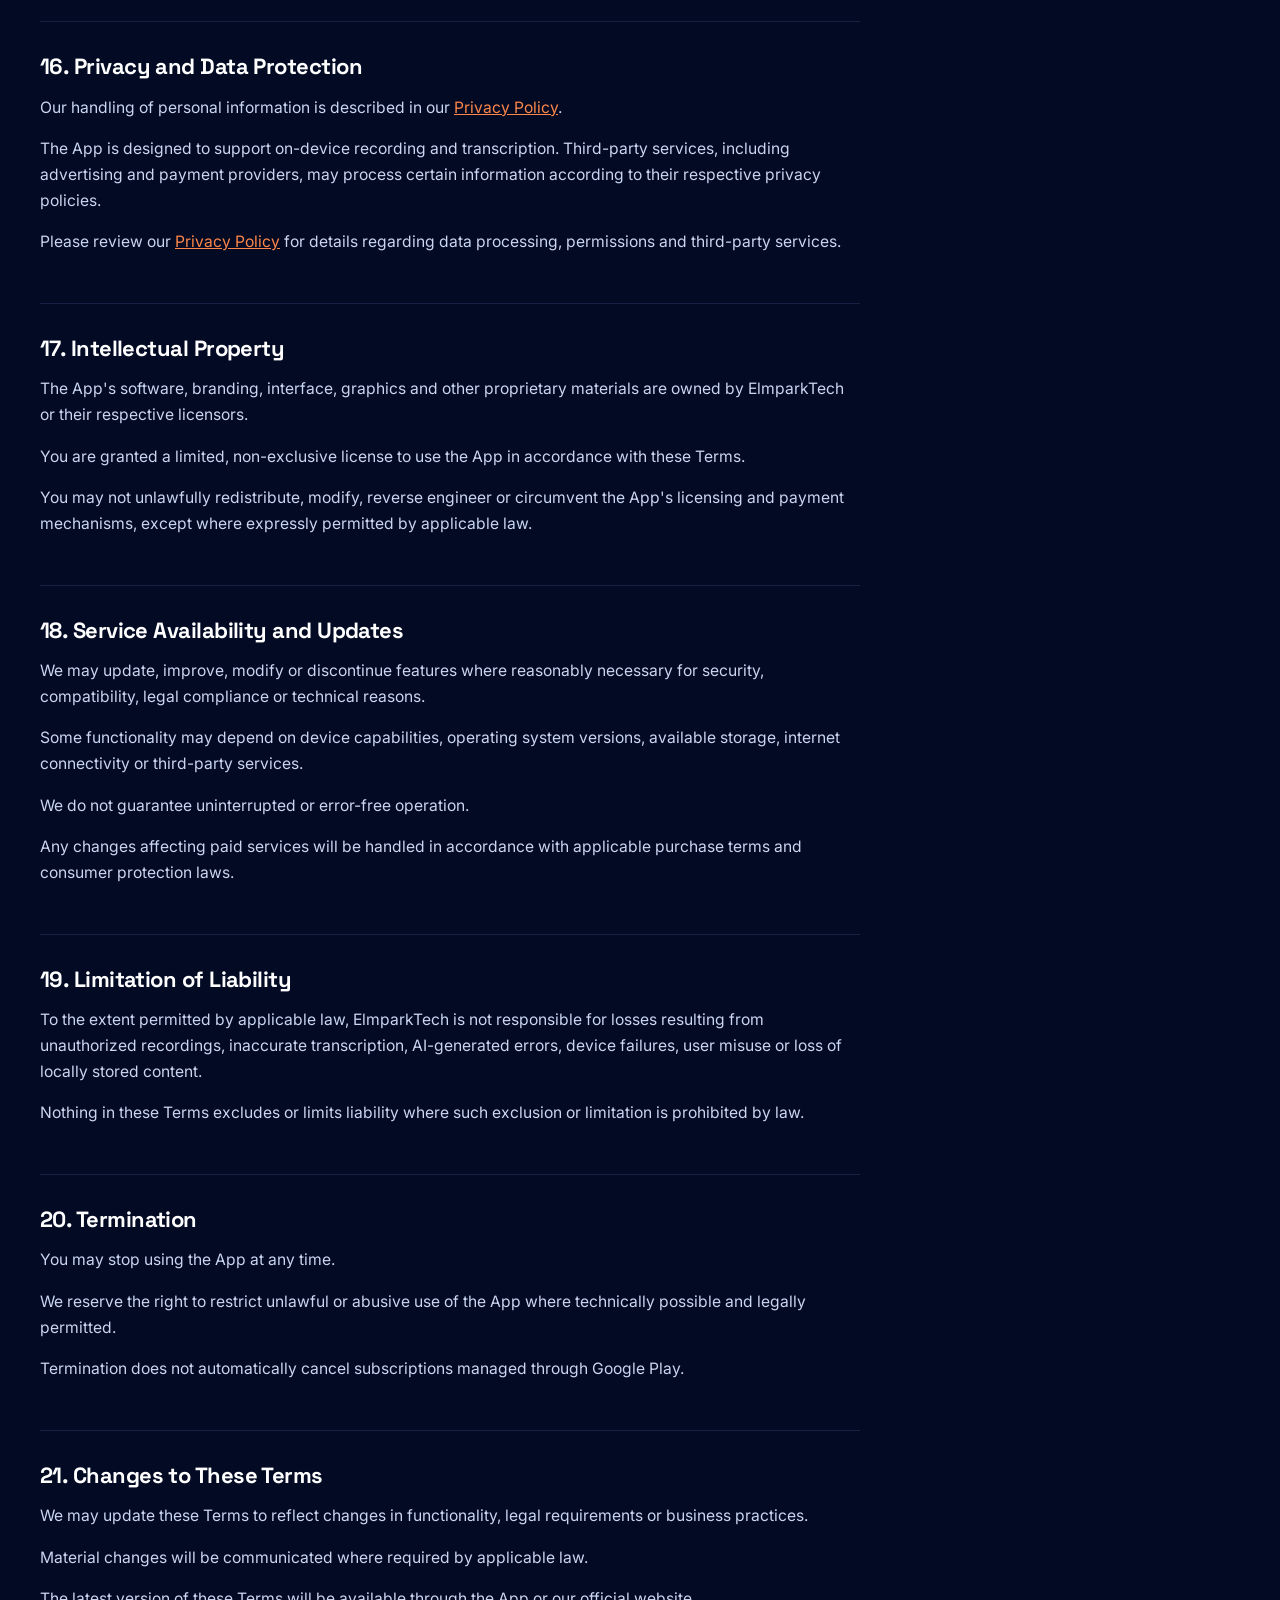
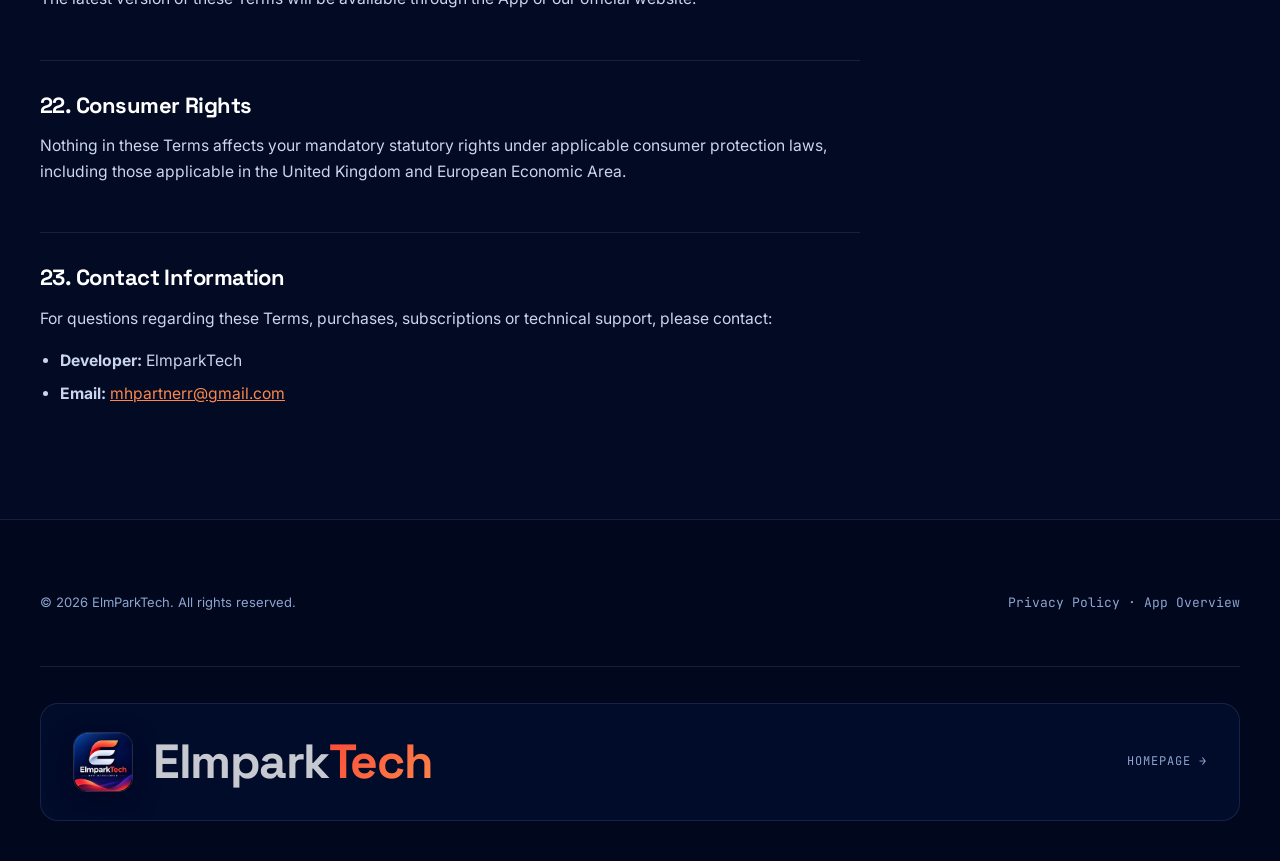
<file: apps/ai-voice-recorder/terms-of-services.html>
<!DOCTYPE html>
<html lang="en">
<head>
  <meta charset="UTF-8" />
  <meta name="viewport" content="width=device-width, initial-scale=1.0" />
  <title>Terms of Service — Voice Recorder: Audio to Text | ElmParkTech</title>
  <meta name="description" content="Terms of Service for Voice Recorder: Audio to Text by ElmparkTech. Covers usage limits, Pro subscriptions, one-time purchases, refunds, recording consent, AI transcription, and user rights." />
  <meta name="robots" content="index, follow" />
  <meta name="theme-color" content="#020a24" />
  <link rel="canonical" href="https://elmparktech.github.io/apps/ai-voice-recorder/terms-of-services.html" />

  <!-- Open Graph -->
  <meta property="og:type" content="website" />
  <meta property="og:site_name" content="ElmParkTech" />
  <meta property="og:title" content="Terms of Service — Voice Recorder: Audio to Text | ElmParkTech" />
  <meta property="og:description" content="Terms of Service for Voice Recorder: Audio to Text by ElmparkTech." />
  <meta property="og:url" content="https://elmparktech.github.io/apps/ai-voice-recorder/terms-of-services.html" />
  <meta property="og:image" content="https://elmparktech.github.io/assets/img/elmpark-banner.png" />

  <!-- Icons -->
  <link rel="icon" type="image/png" href="/favicon.png" />
  <link rel="apple-touch-icon" href="/apple-touch-icon.png" />

  <!-- Fonts -->
  <link rel="preconnect" href="https://fonts.googleapis.com" />
  <link rel="preconnect" href="https://fonts.gstatic.com" crossorigin />
  <link href="https://fonts.googleapis.com/css2?family=Inter:wght@400;500;600&family=JetBrains+Mono:wght@400;500;600&family=Space+Grotesk:wght@500;600;700&display=swap" rel="stylesheet" />

  <!-- Styles -->
  <link rel="stylesheet" href="/assets/css/styles.css" />
</head>
<body>
  <a class="skip-link" href="#main-content">Skip to main content</a>

  <div class="page-shell">
    <div class="site-guides" aria-hidden="true"></div>

    <header class="site-header">
      <div class="container header-inner">
        <a class="brand-link" href="/" aria-label="ElmParkTech Home">
          <img src="/assets/img/elmpark-logo.png" alt="ElmParkTech logo" width="36" height="36" />
          <span>Elmpark<span class="brand-tech">Tech</span></span>
        </a>

        <nav class="nav-links" aria-label="Primary Navigation">
          <a href="/#apps">Apps</a>
          <a href="/apps/ai-voice-recorder/">AI Voice Recorder</a>
          <a href="/apps/ai-voice-recorder/privacy-policy.html">Privacy Policy</a>
          <a href="/#contact">Contact</a>
        </nav>

        <div class="header-actions">
          <a class="btn btn-secondary nav-cta" href="/apps/ai-voice-recorder/">Back to App</a>
          <button
            class="mobile-menu-btn"
            type="button"
            aria-label="Toggle navigation menu"
            aria-expanded="false"
            aria-controls="mobile-nav"
            data-menu-toggle
          >
            <svg width="20" height="20" viewBox="0 0 24 24" fill="none" stroke="currentColor" stroke-width="2" stroke-linecap="round" aria-hidden="true">
              <line x1="4" y1="7" x2="20" y2="7"></line>
              <line x1="4" y1="12" x2="20" y2="12"></line>
              <line x1="4" y1="17" x2="20" y2="17"></line>
            </svg>
          </button>
        </div>
      </div>

      <nav id="mobile-nav" class="mobile-nav" aria-label="Mobile Navigation" data-mobile-nav>
        <ul>
          <li><a href="/">Home</a></li>
          <li><a href="/apps/ai-voice-recorder/">AI Voice Recorder</a></li>
          <li><a href="/apps/ai-voice-recorder/privacy-policy.html">Privacy Policy</a></li>
          <li><a href="/#contact">Contact</a></li>
        </ul>
      </nav>
    </header>

    <main id="main-content">
      <div class="container">
        <div class="policy-header">
          <span class="eyebrow">
            <span class="eyebrow-dot" aria-hidden="true"></span>
            Terms of Service &middot; Voice Recorder: Audio to Text
          </span>
          <h1>Terms of Service</h1>
          <p style="color: var(--text-muted); font-family: var(--font-mono); font-size: 0.85rem; margin-top: 12px;">
            Application: Voice Recorder: Audio to Text &middot; Developer: ElmparkTech &middot; Effective Date: November 25, 2026
          </p>
        </div>

        <article class="policy-article">
          <section>
            <h2>1. Acceptance of Terms</h2>
            <p>
              By downloading, installing or using Voice Recorder: Audio to Text ("the App"), you agree to these Terms of Service. If you do not agree with these terms, please discontinue using the App.
            </p>
          </section>

          <section>
            <h2>2. Description of Service</h2>
            <p>
              The App provides audio recording, audio transcription, live speech-to-text conversion, AI-powered summaries, smart notes, audio editing, audio enhancement and related productivity tools.
            </p>
            <p>
              Certain features are available free of charge, while additional functionality and extended usage allowances may require a premium purchase.
            </p>
          </section>

          <section>
            <h2>3. Eligibility</h2>
            <p>
              The App is intended for users aged 18 years and older. By using the App, you confirm that you meet the applicable age requirements.
            </p>
          </section>

          <section>
            <h2>4. Account Registration</h2>
            <p>
              The App does not require account registration or sign-in for standard usage.
            </p>
            <p>
              Purchases and subscriptions are processed through Google Play using your Google Play account.
            </p>
          </section>

          <section>
            <h2>5. Free Version and Usage Limits</h2>
            <p>
              The free version may include advertisements and feature-specific usage allowances, including:
            </p>
            <ul>
              <li>Up to 60 minutes of voice recording per day.</li>
              <li>Up to 60 minutes of audio transcription per day.</li>
              <li>Up to 60 minutes of live transcription per day.</li>
              <li>Three initial complimentary AI summaries.</li>
              <li>Limited audio enhancement usage.</li>
              <li>Access to supported audio and transcript export formats.</li>
            </ul>
            <p>
              Additional usage may be available through optional rewarded advertisements.
            </p>
            <p>
              We may adjust free usage allowances and feature availability over time. Such changes will not affect existing paid entitlements except as permitted by applicable law and the relevant purchase terms.
            </p>
          </section>

          <section>
            <h2>6. Premium Purchases and Subscriptions</h2>
            <p>
              The App may offer the following paid products:
            </p>
            <ul>
              <li>One-time Remove Ads purchase.</li>
              <li>Monthly Pro subscription.</li>
              <li>Yearly Pro subscription.</li>
              <li>Lifetime Pro purchase.</li>
            </ul>
            <p>
              Available plans, prices, currencies, billing periods and included benefits are displayed before purchase.
            </p>
            <p>
              All payments are processed securely through Google Play. ElmparkTech does not directly collect or store your payment card details.
            </p>
          </section>

          <section>
            <h2>7. Subscription Renewal and Cancellation</h2>
            <p>
              Monthly and yearly subscriptions automatically renew unless cancelled before the next renewal date.
            </p>
            <p>
              You can manage or cancel your subscription through:<br />
              <strong>Google Play Store &gt; Profile &gt; Payments &amp; subscriptions &gt; Subscriptions</strong>.
            </p>
            <p>
              Uninstalling the App does not automatically cancel an active subscription.
            </p>
            <p>
              After cancellation, premium access generally remains available until the end of the current paid billing period, subject to Google Play's applicable terms.
            </p>
          </section>

          <section>
            <h2>8. One-Time Purchases</h2>
            <p>
              The Remove Ads purchase removes standard advertisements but does not automatically unlock all Pro features or remove free usage allowances.
            </p>
            <p>
              Users may voluntarily watch rewarded advertisements to obtain additional usage allowances.
            </p>
            <p>
              Lifetime Pro provides access to the premium functionality included in the purchase for the supported lifetime of the App. It does not guarantee perpetual availability of the App, external services or separately introduced products.
            </p>
            <p>
              One-time purchases are associated with the Google Play account used to complete the transaction.
            </p>
          </section>

          <section>
            <h2>9. Restore Purchases</h2>
            <p>
              Eligible purchases can be restored using the Restore Purchases option within the App, provided you use the Google Play account associated with the original purchase.
            </p>
            <p>
              Restoring purchases does not automatically restore locally stored recordings, transcripts, notes or other user-generated content.
            </p>
          </section>

          <section>
            <h2>10. Refunds</h2>
            <p>
              Payments and refund requests are handled in accordance with Google Play's applicable refund policies and consumer protection laws.
            </p>
            <p>
              Users may request eligible refunds through Google Play or contact our support team for assistance.
            </p>
            <p>
              Nothing in these Terms limits any mandatory refund, cancellation or withdrawal rights available under applicable law.
            </p>
          </section>

          <section>
            <h2>11. Advertisements</h2>
            <p>
              The free version of the App may display advertisements provided by third-party advertising services, including Google AdMob.
            </p>
            <p>
              Users may voluntarily watch rewarded advertisements in exchange for additional feature usage.
            </p>
            <p>
              Advertisement availability and content may vary depending on location, device configuration and advertising provider availability.
            </p>
          </section>

          <section>
            <h2>12. Recording Consent and User Responsibilities</h2>
            <p>
              You are responsible for ensuring that your use of the App complies with applicable recording, privacy and consent laws.
            </p>
            <p>
              You must obtain any legally required permission before recording conversations, meetings, interviews, telephone calls or other individuals.
            </p>
            <p>
              You agree not to use the App for:
            </p>
            <ul>
              <li>Unauthorized surveillance or recording.</li>
              <li>Illegal or fraudulent activities.</li>
              <li>Harassment, impersonation or blackmail.</li>
              <li>Infringement of intellectual property rights.</li>
              <li>Violations of another person's privacy.</li>
              <li>Unauthorized collection or distribution of confidential information.</li>
            </ul>
          </section>

          <section>
            <h2>13. Ownership of User Content</h2>
            <p>
              You retain ownership of your recordings, transcripts, notes and other content created using the App, subject to any third-party rights that may apply.
            </p>
            <p>
              ElmparkTech does not claim ownership of your personal recordings or user-generated content.
            </p>
            <p>
              You are responsible for ensuring that you have the necessary rights and permissions to record, process and share such content.
            </p>
          </section>

          <section>
            <h2>14. AI Transcription and Generated Content</h2>
            <p>
              The App uses automated speech recognition and artificial intelligence technologies to generate transcripts, summaries and notes.
            </p>
            <p>
              AI-generated results may contain errors, omissions, inaccuracies or incorrect interpretations.
            </p>
            <p>
              You are responsible for reviewing and verifying generated content before relying on it or sharing it with others.
            </p>
            <p>
              The App is not a substitute for professional legal, medical, financial or other specialized advice.
            </p>
          </section>

          <section>
            <h2>15. Local Storage and Data Loss</h2>
            <p>
              Recordings, transcripts and notes may be stored locally on your device.
            </p>
            <p>
              Uninstalling the App, clearing application data, resetting your device, storage failure or other device-related issues may result in permanent data loss.
            </p>
            <p>
              Users are responsible for maintaining appropriate backups of important recordings and documents.
            </p>
            <p>
              We recommend regularly exporting and backing up important content.
            </p>
          </section>

          <section>
            <h2>16. Privacy and Data Protection</h2>
            <p>
              Our handling of personal information is described in our <a href="/apps/ai-voice-recorder/privacy-policy.html" style="color: var(--accent-orange); text-decoration: underline;">Privacy Policy</a>.
            </p>
            <p>
              The App is designed to support on-device recording and transcription. Third-party services, including advertising and payment providers, may process certain information according to their respective privacy policies.
            </p>
            <p>
              Please review our <a href="/apps/ai-voice-recorder/privacy-policy.html" style="color: var(--accent-orange); text-decoration: underline;">Privacy Policy</a> for details regarding data processing, permissions and third-party services.
            </p>
          </section>

          <section>
            <h2>17. Intellectual Property</h2>
            <p>
              The App's software, branding, interface, graphics and other proprietary materials are owned by ElmparkTech or their respective licensors.
            </p>
            <p>
              You are granted a limited, non-exclusive license to use the App in accordance with these Terms.
            </p>
            <p>
              You may not unlawfully redistribute, modify, reverse engineer or circumvent the App's licensing and payment mechanisms, except where expressly permitted by applicable law.
            </p>
          </section>

          <section>
            <h2>18. Service Availability and Updates</h2>
            <p>
              We may update, improve, modify or discontinue features where reasonably necessary for security, compatibility, legal compliance or technical reasons.
            </p>
            <p>
              Some functionality may depend on device capabilities, operating system versions, available storage, internet connectivity or third-party services.
            </p>
            <p>
              We do not guarantee uninterrupted or error-free operation.
            </p>
            <p>
              Any changes affecting paid services will be handled in accordance with applicable purchase terms and consumer protection laws.
            </p>
          </section>

          <section>
            <h2>19. Limitation of Liability</h2>
            <p>
              To the extent permitted by applicable law, ElmparkTech is not responsible for losses resulting from unauthorized recordings, inaccurate transcription, AI-generated errors, device failures, user misuse or loss of locally stored content.
            </p>
            <p>
              Nothing in these Terms excludes or limits liability where such exclusion or limitation is prohibited by law.
            </p>
          </section>

          <section>
            <h2>20. Termination</h2>
            <p>
              You may stop using the App at any time.
            </p>
            <p>
              We reserve the right to restrict unlawful or abusive use of the App where technically possible and legally permitted.
            </p>
            <p>
              Termination does not automatically cancel subscriptions managed through Google Play.
            </p>
          </section>

          <section>
            <h2>21. Changes to These Terms</h2>
            <p>
              We may update these Terms to reflect changes in functionality, legal requirements or business practices.
            </p>
            <p>
              Material changes will be communicated where required by applicable law.
            </p>
            <p>
              The latest version of these Terms will be available through the App or our official website.
            </p>
          </section>

          <section>
            <h2>22. Consumer Rights</h2>
            <p>
              Nothing in these Terms affects your mandatory statutory rights under applicable consumer protection laws, including those applicable in the United Kingdom and European Economic Area.
            </p>
          </section>

          <section>
            <h2>23. Contact Information</h2>
            <p>
              For questions regarding these Terms, purchases, subscriptions or technical support, please contact:
            </p>
            <ul>
              <li><strong>Developer:</strong> ElmparkTech</li>
              <li><strong>Email:</strong> <a href="mailto:mhpartnerr@gmail.com" style="color: var(--accent-orange); text-decoration: underline;">mhpartnerr@gmail.com</a></li>
            </ul>
          </section>
        </article>
      </div>
    </main>

    <footer class="site-footer" style="margin-top: 64px;">
      <div class="container">
        <div class="footer-meta-row" style="border-top: none; padding-top: 0;">
          <p style="margin: 0;">&copy; <span id="current-year">2026</span> ElmParkTech. All rights reserved.</p>
          <p class="footer-meta-mono" style="margin: 0;">
            <a href="/apps/ai-voice-recorder/privacy-policy.html">Privacy Policy</a> &middot;
            <a href="/apps/ai-voice-recorder/">App Overview</a>
          </p>
        </div>

        <div class="footer-showcase-wrap">
          <a
            href="/"
            class="footer-logo-stage"
            data-logo-stage
            aria-label="ElmParkTech — Return to Homepage"
          >
            <div class="footer-logo-lockup">
              <img
                class="footer-logo-mark"
                src="/assets/img/elmpark-logo.png"
                alt="ElmParkTech emblem"
                width="60"
                height="60"
                loading="lazy"
              />
              <div class="footer-wordmark" aria-hidden="true">Elmpark<span>Tech</span></div>
            </div>
            <span class="footer-logo-tag">Homepage &rarr;</span>
          </a>
        </div>
      </div>
    </footer>
  </div>

  <script src="/assets/js/main.js" defer></script>
</body>
</html>
</file>
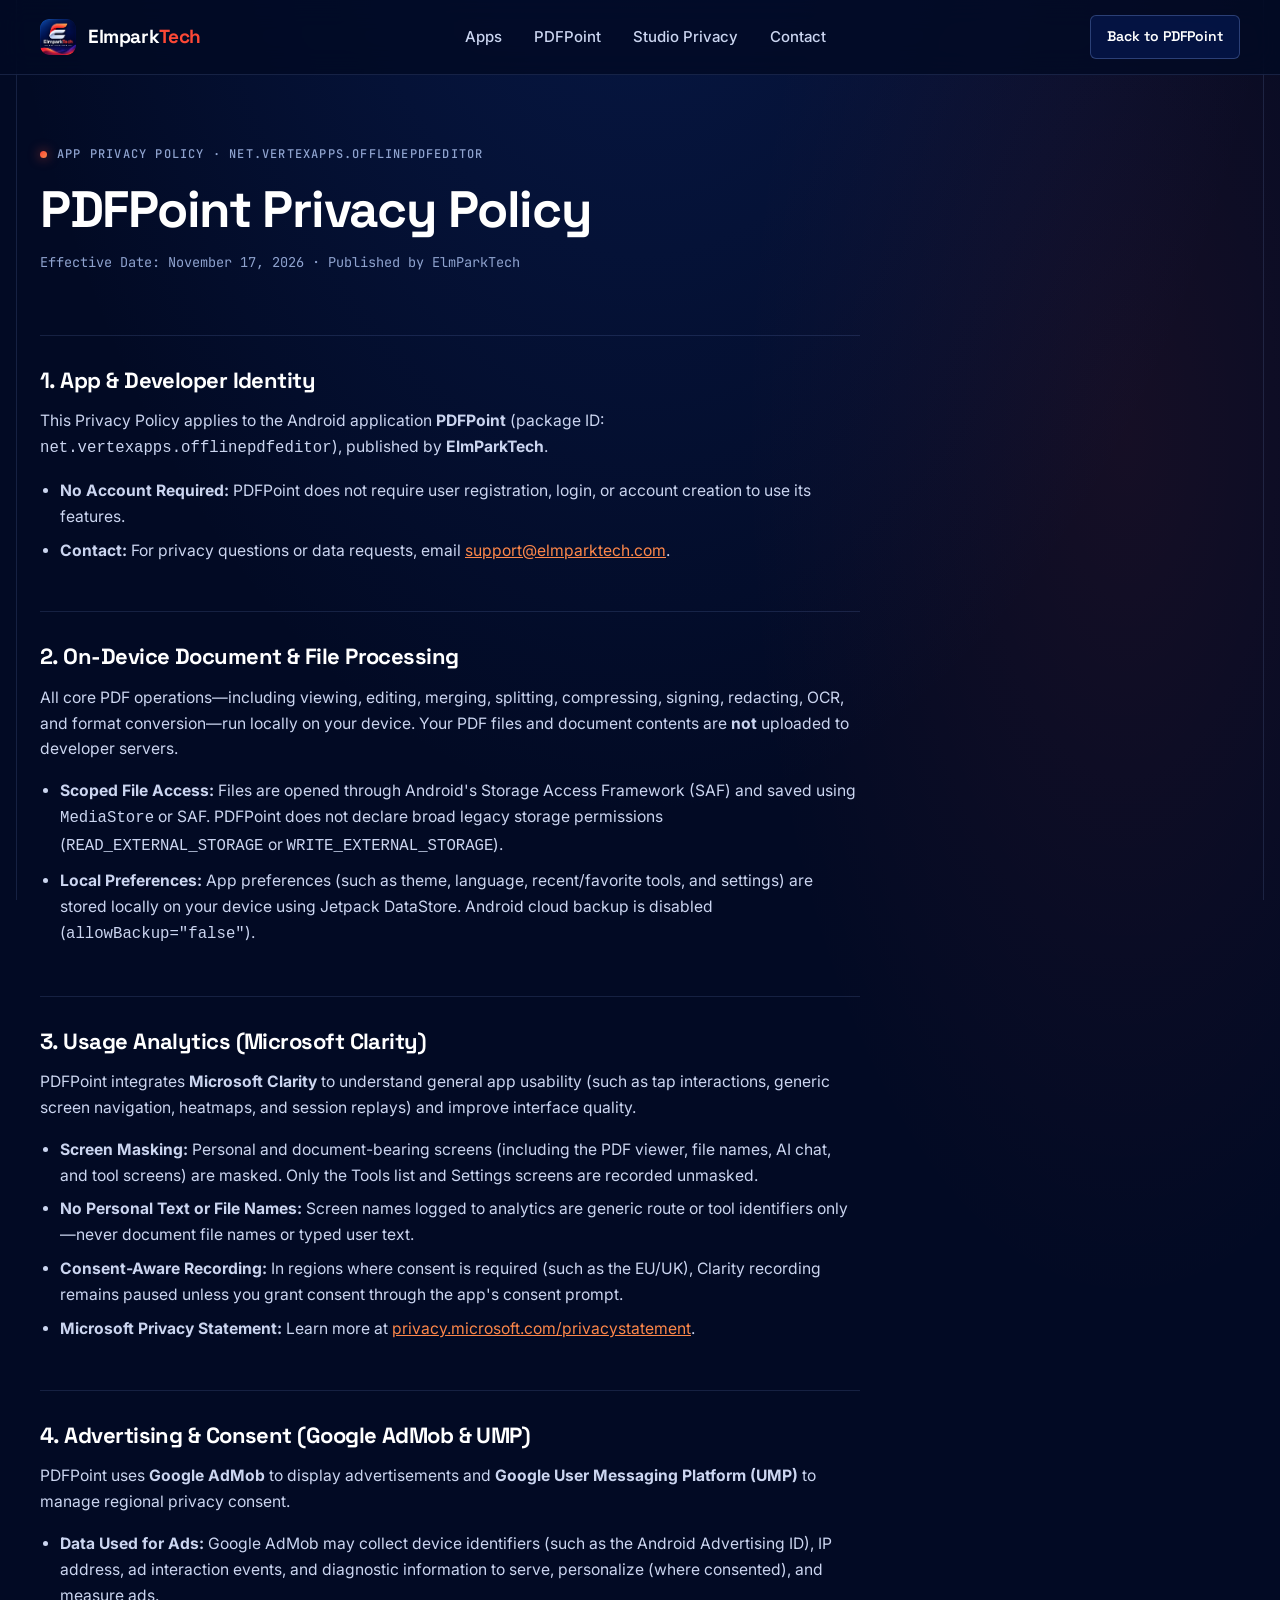
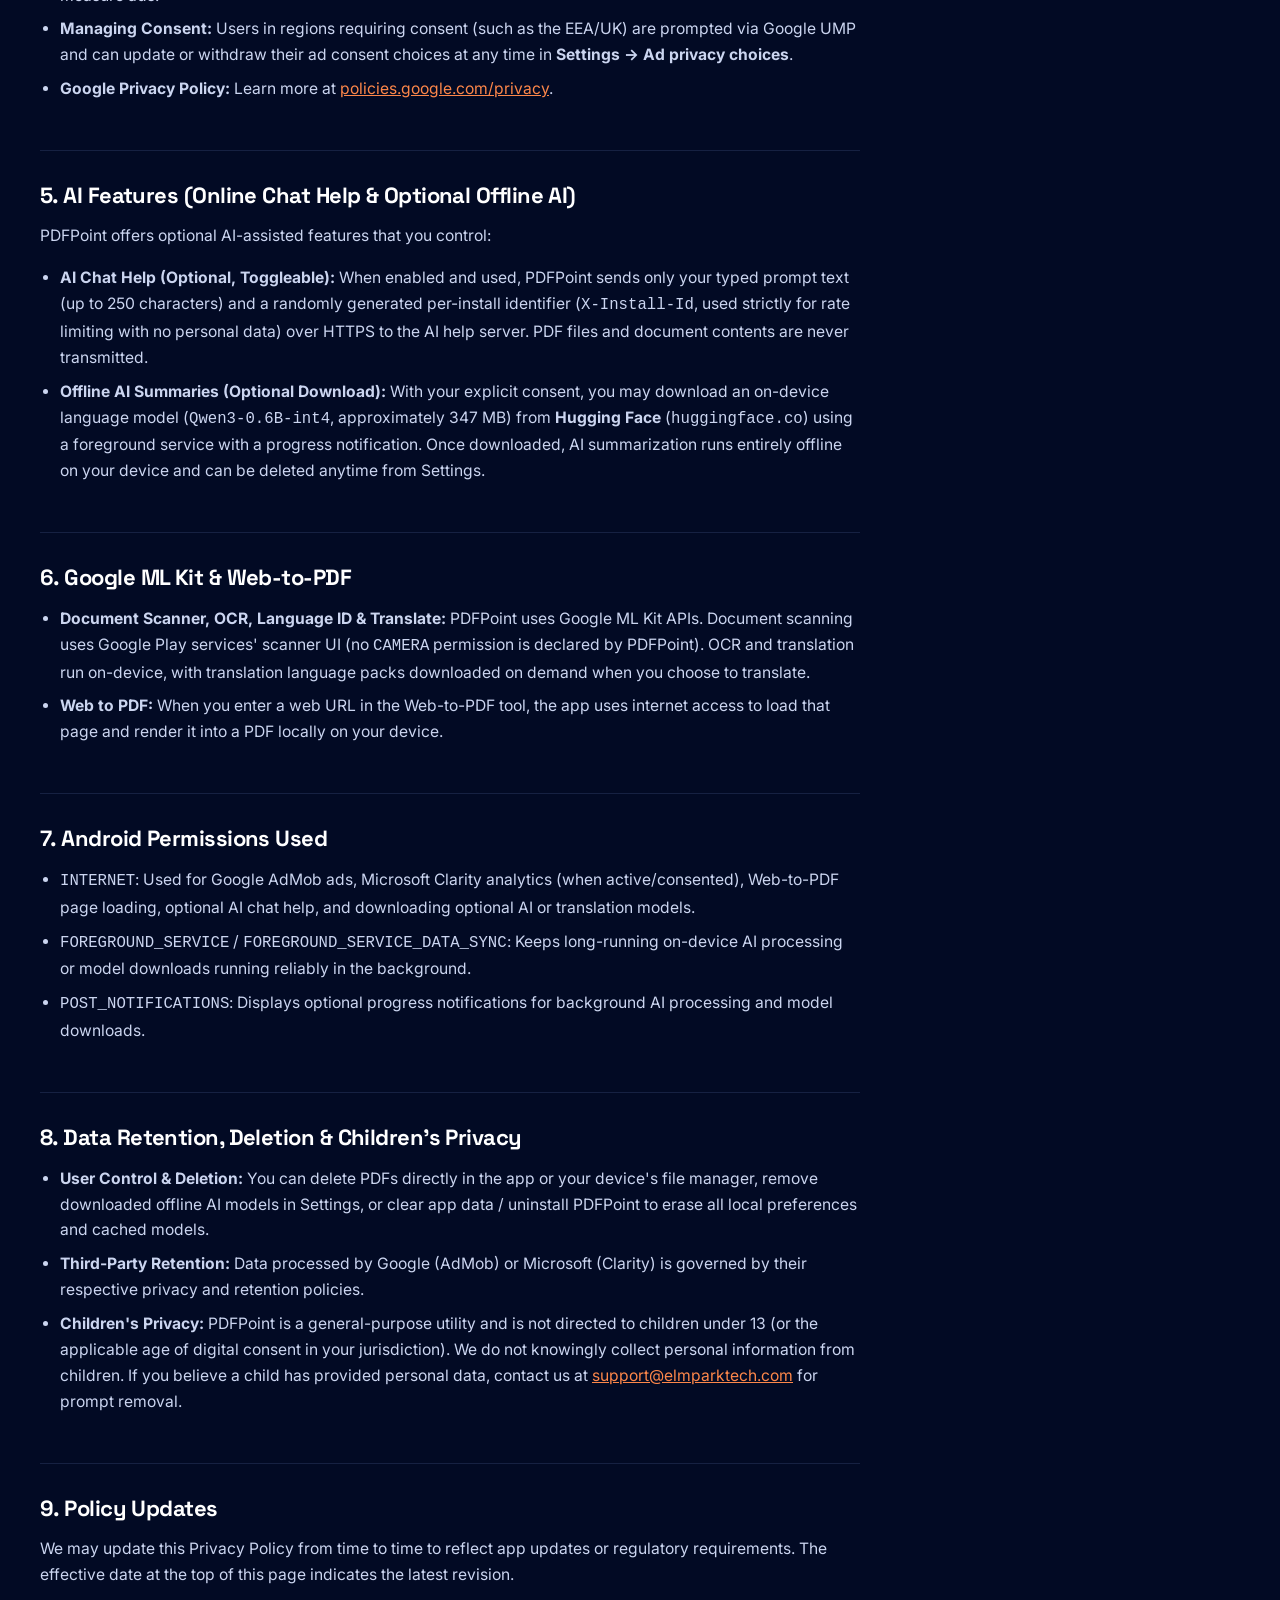
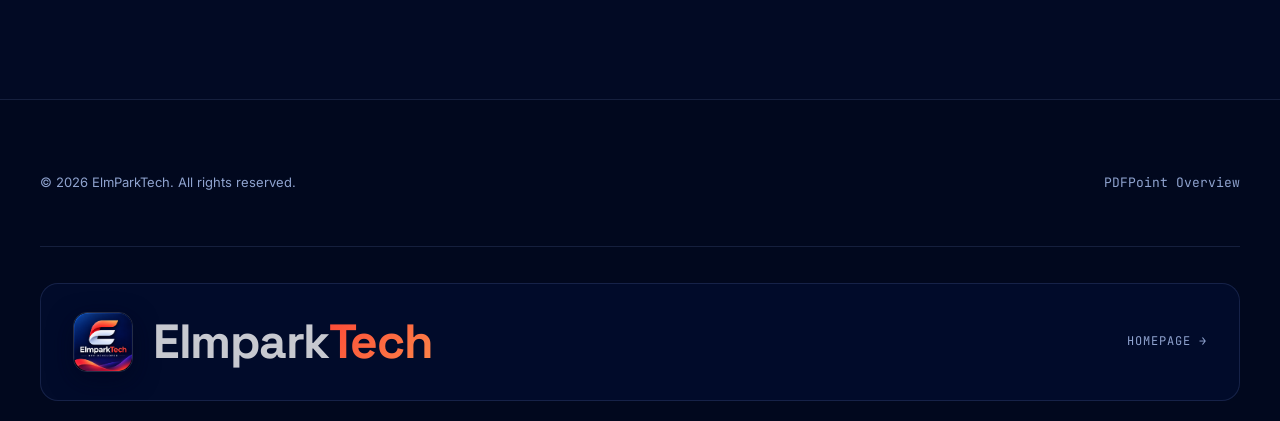
<file: apps/offlinepdfeditor/privacy-policy.html>
<!DOCTYPE html>
<html lang="en">
<head>
  <meta charset="UTF-8" />
  <meta name="viewport" content="width=device-width, initial-scale=1.0" />
  <title>Privacy Policy — PDFPoint | ElmParkTech</title>
  <meta name="description" content="Official Privacy Policy for PDFPoint (net.vertexapps.offlinepdfeditor) by ElmParkTech. Covers on-device PDF processing, Microsoft Clarity, Google AdMob &amp; UMP, AI features, ML Kit, and permissions." />
  <meta name="robots" content="index, follow" />
  <meta name="theme-color" content="#020a24" />
  <link rel="canonical" href="https://elmparktech.github.io/apps/offlinepdfeditor/privacy-policy.html" />

  <!-- Open Graph -->
  <meta property="og:type" content="website" />
  <meta property="og:site_name" content="ElmParkTech" />
  <meta property="og:title" content="Privacy Policy — PDFPoint | ElmParkTech" />
  <meta property="og:description" content="Official Privacy Policy for PDFPoint (net.vertexapps.offlinepdfeditor) by ElmParkTech." />
  <meta property="og:url" content="https://elmparktech.github.io/apps/offlinepdfeditor/privacy-policy.html" />
  <meta property="og:image" content="https://elmparktech.github.io/assets/img/elmpark-banner.png" />

  <!-- Icons -->
  <link rel="icon" type="image/png" href="/favicon.png" />
  <link rel="apple-touch-icon" href="/apple-touch-icon.png" />

  <!-- Fonts -->
  <link rel="preconnect" href="https://fonts.googleapis.com" />
  <link rel="preconnect" href="https://fonts.gstatic.com" crossorigin />
  <link href="https://fonts.googleapis.com/css2?family=Inter:wght@400;500;600&family=JetBrains+Mono:wght@400;500;600&family=Space+Grotesk:wght@500;600;700&display=swap" rel="stylesheet" />

  <!-- Styles -->
  <link rel="stylesheet" href="/assets/css/styles.css" />
</head>
<body>
  <a class="skip-link" href="#main-content">Skip to main content</a>

  <div class="page-shell">
    <div class="site-guides" aria-hidden="true"></div>

    <header class="site-header">
      <div class="container header-inner">
        <a class="brand-link" href="/" aria-label="ElmParkTech Home">
          <img src="/assets/img/elmpark-logo.png" alt="ElmParkTech logo" width="36" height="36" />
          <span>Elmpark<span class="brand-tech">Tech</span></span>
        </a>

        <nav class="nav-links" aria-label="Primary Navigation">
          <a href="/#apps">Apps</a>
          <a href="/apps/offlinepdfeditor/">PDFPoint</a>
          <a href="/privacy-policy/">Studio Privacy</a>
          <a href="/#contact">Contact</a>
        </nav>

        <div class="header-actions">
          <a class="btn btn-secondary nav-cta" href="/apps/offlinepdfeditor/">Back to PDFPoint</a>
          <button
            class="mobile-menu-btn"
            type="button"
            aria-label="Toggle navigation menu"
            aria-expanded="false"
            aria-controls="mobile-nav"
            data-menu-toggle
          >
            <svg width="20" height="20" viewBox="0 0 24 24" fill="none" stroke="currentColor" stroke-width="2" stroke-linecap="round" aria-hidden="true">
              <line x1="4" y1="7" x2="20" y2="7"></line>
              <line x1="4" y1="12" x2="20" y2="12"></line>
              <line x1="4" y1="17" x2="20" y2="17"></line>
            </svg>
          </button>
        </div>
      </div>

      <nav id="mobile-nav" class="mobile-nav" aria-label="Mobile Navigation" data-mobile-nav>
        <ul>
          <li><a href="/">Home</a></li>
          <li><a href="/apps/offlinepdfeditor/">PDFPoint</a></li>
          <li><a href="/privacy-policy/">Studio Privacy</a></li>
          <li><a href="/#contact">Contact</a></li>
        </ul>
      </nav>
    </header>

    <main id="main-content">
      <div class="container">
        <div class="policy-header">
          <span class="eyebrow">
            <span class="eyebrow-dot" aria-hidden="true"></span>
            App Privacy Policy &middot; net.vertexapps.offlinepdfeditor
          </span>
          <h1>PDFPoint Privacy Policy</h1>
          <p style="color: var(--text-muted); font-family: var(--font-mono); font-size: 0.85rem; margin-top: 12px;">
            Effective Date: November 17, 2026 &middot; Published by ElmParkTech
          </p>
        </div>

        <article class="policy-article">
          <section>
            <h2>1. App &amp; Developer Identity</h2>
            <p>
              This Privacy Policy applies to the Android application <strong>PDFPoint</strong> (package ID: <code>net.vertexapps.offlinepdfeditor</code>), published by <strong>ElmParkTech</strong>.
            </p>
            <ul>
              <li><strong>No Account Required:</strong> PDFPoint does not require user registration, login, or account creation to use its features.</li>
              <li><strong>Contact:</strong> For privacy questions or data requests, email <a href="mailto:support@elmparktech.com" style="color: var(--accent-orange); text-decoration: underline;">support@elmparktech.com</a>.</li>
            </ul>
          </section>

          <section>
            <h2>2. On-Device Document &amp; File Processing</h2>
            <p>
              All core PDF operations—including viewing, editing, merging, splitting, compressing, signing, redacting, OCR, and format conversion—run locally on your device. Your PDF files and document contents are <strong>not</strong> uploaded to developer servers.
            </p>
            <ul>
              <li><strong>Scoped File Access:</strong> Files are opened through Android's Storage Access Framework (SAF) and saved using <code>MediaStore</code> or SAF. PDFPoint does not declare broad legacy storage permissions (<code>READ_EXTERNAL_STORAGE</code> or <code>WRITE_EXTERNAL_STORAGE</code>).</li>
              <li><strong>Local Preferences:</strong> App preferences (such as theme, language, recent/favorite tools, and settings) are stored locally on your device using Jetpack DataStore. Android cloud backup is disabled (<code>allowBackup="false"</code>).</li>
            </ul>
          </section>

          <section>
            <h2>3. Usage Analytics (Microsoft Clarity)</h2>
            <p>
              PDFPoint integrates <strong>Microsoft Clarity</strong> to understand general app usability (such as tap interactions, generic screen navigation, heatmaps, and session replays) and improve interface quality.
            </p>
            <ul>
              <li><strong>Screen Masking:</strong> Personal and document-bearing screens (including the PDF viewer, file names, AI chat, and tool screens) are masked. Only the Tools list and Settings screens are recorded unmasked.</li>
              <li><strong>No Personal Text or File Names:</strong> Screen names logged to analytics are generic route or tool identifiers only—never document file names or typed user text.</li>
              <li><strong>Consent-Aware Recording:</strong> In regions where consent is required (such as the EU/UK), Clarity recording remains paused unless you grant consent through the app's consent prompt.</li>
              <li><strong>Microsoft Privacy Statement:</strong> Learn more at <a href="https://privacy.microsoft.com/privacystatement" target="_blank" rel="noopener noreferrer" style="color: var(--accent-orange); text-decoration: underline;">privacy.microsoft.com/privacystatement</a>.</li>
            </ul>
          </section>

          <section>
            <h2>4. Advertising &amp; Consent (Google AdMob &amp; UMP)</h2>
            <p>
              PDFPoint uses <strong>Google AdMob</strong> to display advertisements and <strong>Google User Messaging Platform (UMP)</strong> to manage regional privacy consent.
            </p>
            <ul>
              <li><strong>Data Used for Ads:</strong> Google AdMob may collect device identifiers (such as the Android Advertising ID), IP address, ad interaction events, and diagnostic information to serve, personalize (where consented), and measure ads.</li>
              <li><strong>Managing Consent:</strong> Users in regions requiring consent (such as the EEA/UK) are prompted via Google UMP and can update or withdraw their ad consent choices at any time in <strong>Settings &rarr; Ad privacy choices</strong>.</li>
              <li><strong>Google Privacy Policy:</strong> Learn more at <a href="https://policies.google.com/privacy" target="_blank" rel="noopener noreferrer" style="color: var(--accent-orange); text-decoration: underline;">policies.google.com/privacy</a>.</li>
            </ul>
          </section>

          <section>
            <h2>5. AI Features (Online Chat Help &amp; Optional Offline AI)</h2>
            <p>
              PDFPoint offers optional AI-assisted features that you control:
            </p>
            <ul>
              <li><strong>AI Chat Help (Optional, Toggleable):</strong> When enabled and used, PDFPoint sends only your typed prompt text (up to 250 characters) and a randomly generated per-install identifier (<code>X-Install-Id</code>, used strictly for rate limiting with no personal data) over HTTPS to the AI help server. PDF files and document contents are never transmitted.</li>
              <li><strong>Offline AI Summaries (Optional Download):</strong> With your explicit consent, you may download an on-device language model (<code>Qwen3-0.6B-int4</code>, approximately 347 MB) from <strong>Hugging Face</strong> (<code>huggingface.co</code>) using a foreground service with a progress notification. Once downloaded, AI summarization runs entirely offline on your device and can be deleted anytime from Settings.</li>
            </ul>
          </section>

          <section>
            <h2>6. Google ML Kit &amp; Web-to-PDF</h2>
            <ul>
              <li><strong>Document Scanner, OCR, Language ID &amp; Translate:</strong> PDFPoint uses Google ML Kit APIs. Document scanning uses Google Play services' scanner UI (no <code>CAMERA</code> permission is declared by PDFPoint). OCR and translation run on-device, with translation language packs downloaded on demand when you choose to translate.</li>
              <li><strong>Web to PDF:</strong> When you enter a web URL in the Web-to-PDF tool, the app uses internet access to load that page and render it into a PDF locally on your device.</li>
            </ul>
          </section>

          <section>
            <h2>7. Android Permissions Used</h2>
            <ul>
              <li><code>INTERNET</code>: Used for Google AdMob ads, Microsoft Clarity analytics (when active/consented), Web-to-PDF page loading, optional AI chat help, and downloading optional AI or translation models.</li>
              <li><code>FOREGROUND_SERVICE</code> / <code>FOREGROUND_SERVICE_DATA_SYNC</code>: Keeps long-running on-device AI processing or model downloads running reliably in the background.</li>
              <li><code>POST_NOTIFICATIONS</code>: Displays optional progress notifications for background AI processing and model downloads.</li>
            </ul>
          </section>

          <section>
            <h2>8. Data Retention, Deletion &amp; Children's Privacy</h2>
            <ul>
              <li><strong>User Control &amp; Deletion:</strong> You can delete PDFs directly in the app or your device's file manager, remove downloaded offline AI models in Settings, or clear app data / uninstall PDFPoint to erase all local preferences and cached models.</li>
              <li><strong>Third-Party Retention:</strong> Data processed by Google (AdMob) or Microsoft (Clarity) is governed by their respective privacy and retention policies.</li>
              <li><strong>Children's Privacy:</strong> PDFPoint is a general-purpose utility and is not directed to children under 13 (or the applicable age of digital consent in your jurisdiction). We do not knowingly collect personal information from children. If you believe a child has provided personal data, contact us at <a href="mailto:support@elmparktech.com" style="color: var(--accent-orange); text-decoration: underline;">support@elmparktech.com</a> for prompt removal.</li>
            </ul>
          </section>

          <section>
            <h2>9. Policy Updates</h2>
            <p>
              We may update this Privacy Policy from time to time to reflect app updates or regulatory requirements. The effective date at the top of this page indicates the latest revision.
            </p>
          </section>
        </article>
      </div>
    </main>

    <footer class="site-footer" style="margin-top: 64px;">
      <div class="container">
        <div class="footer-meta-row" style="border-top: none; padding-top: 0;">
          <p style="margin: 0;">&copy; <span id="current-year">2026</span> ElmParkTech. All rights reserved.</p>
          <p class="footer-meta-mono" style="margin: 0;"><a href="/apps/offlinepdfeditor/">PDFPoint Overview</a></p>
        </div>

        <div class="footer-showcase-wrap">
          <a
            href="/"
            class="footer-logo-stage"
            data-logo-stage
            aria-label="ElmParkTech — Return to Homepage"
          >
            <div class="footer-logo-lockup">
              <img
                class="footer-logo-mark"
                src="/assets/img/elmpark-logo.png"
                alt="ElmParkTech emblem"
                width="60"
                height="60"
                loading="lazy"
              />
              <div class="footer-wordmark" aria-hidden="true">Elmpark<span>Tech</span></div>
            </div>
            <span class="footer-logo-tag">Homepage &rarr;</span>
          </a>
        </div>
      </div>
    </footer>
  </div>

  <script src="/assets/js/main.js" defer></script>
</body>
</html>
</file>
<file: assets/css/styles.css>
/* ==========================================================================
   ElmParkTech Design System
   Color palette derived from elmpark-logo.png & elmpark-banner.png
   ========================================================================== */

:root {
  /* Core Surfaces */
  --bg-canvas: #020a24;
  --bg-surface: #041342;
  --bg-elevated: #071d5c;
  --bg-elevated-hover: #0a2573;

  /* Brand Accents */
  --accent-coral: #fc4836;
  --accent-orange: #fd874a;
  --accent-blue: #1e56d9;
  --accent-violet: #5035e8;
  --accent-gradient: linear-gradient(135deg, #fc4836 0%, #fd874a 100%);

  /* Text */
  --text-primary: #ffffff;
  --text-secondary: #cbd5f0;
  --text-muted: #8fa3cf;

  /* Architectural Lines */
  --line-subtle: rgba(148, 179, 255, 0.14);
  --line-strong: rgba(148, 179, 255, 0.28);
  --line-accent: rgba(252, 72, 54, 0.45);

  /* Layout */
  --container-max: 1264px;
  --gutter: 32px;

  /* Typography */
  --font-display: 'Space Grotesk', -apple-system, BlinkMacSystemFont, sans-serif;
  --font-sans: 'Inter', -apple-system, BlinkMacSystemFont, sans-serif;
  --font-mono: 'JetBrains Mono', ui-monospace, SFMono-Regular, monospace;

  /* Radii & Transitions */
  --radius-sm: 6px;
  --radius-md: 12px;
  --radius-lg: 18px;
  --ease-out: cubic-bezier(0.22, 1, 0.36, 1);
}

*,
*::before,
*::after {
  box-sizing: border-box;
}

html {
  scroll-behavior: smooth;
  background-color: var(--bg-canvas);
  color: var(--text-primary);
  font-family: var(--font-sans);
  -webkit-font-smoothing: antialiased;
  -moz-osx-font-smoothing: grayscale;
}

body {
  margin: 0;
  min-height: 100vh;
  background-color: var(--bg-canvas);
  background-image:
    radial-gradient(ellipse 80% 50% at 50% -10%, rgba(30, 86, 217, 0.22), transparent 65%),
    radial-gradient(ellipse 50% 40% at 88% 12%, rgba(252, 72, 54, 0.08), transparent 60%);
  color: var(--text-primary);
  line-height: 1.65;
  overflow-x: hidden;
  position: relative;
}

img {
  display: block;
  max-width: 100%;
  height: auto;
}

a {
  color: inherit;
  text-decoration: none;
}

button {
  font: inherit;
  color: inherit;
  background: none;
  border: none;
  cursor: pointer;
}

/* Skip Link for Accessibility */
.skip-link {
  position: absolute;
  top: -48px;
  left: 16px;
  z-index: 100;
  padding: 10px 16px;
  border-radius: var(--radius-sm);
  background: var(--accent-coral);
  color: #ffffff;
  font-weight: 600;
  font-size: 0.875rem;
  transition: top 0.2s ease;
}

.skip-link:focus {
  top: 16px;
}

/* ==========================================================================
   Architectural Guide Rails & Section Lines
   ========================================================================== */

.page-shell {
  position: relative;
  min-height: 100vh;
}

.site-guides {
  position: fixed;
  inset: 0;
  pointer-events: none;
  z-index: 1;
  background:
    linear-gradient(var(--line-subtle), var(--line-subtle)) calc(50% - 632px) 0 / 1px 100% no-repeat,
    linear-gradient(var(--line-subtle), var(--line-subtle)) calc(50% + 632px) 0 / 1px 100% no-repeat;
}

@media (max-width: 1311px) {
  .site-guides {
    background:
      linear-gradient(var(--line-subtle), var(--line-subtle)) 16px 0 / 1px 100% no-repeat,
      linear-gradient(var(--line-subtle), var(--line-subtle)) calc(100% - 16px) 0 / 1px 100% no-repeat;
  }
}

.container {
  width: 100%;
  max-width: var(--container-max);
  margin-inline: auto;
  padding-inline: var(--gutter);
  position: relative;
  z-index: 2;
}

@media (max-width: 767px) {
  :root {
    --gutter: 24px;
  }
}

/* Full-rail horizontal section divider */
.rail-section {
  position: relative;
  border-top: 1px solid var(--line-subtle);
  padding-block: 80px;
}

@media (min-width: 768px) {
  .rail-section {
    padding-block: 108px;
  }
}

/* Subtle intersection ticks on the guide rails */
.rail-section::before,
.rail-section::after {
  content: "";
  position: absolute;
  top: -4px;
  width: 7px;
  height: 7px;
  border: 1px solid var(--line-strong);
  background: var(--bg-canvas);
  transform: rotate(45deg);
  z-index: 3;
  pointer-events: none;
}

.rail-section::before {
  left: calc(50% - 635.5px);
}

.rail-section::after {
  left: calc(50% + 628.5px);
}

@media (max-width: 1311px) {
  .rail-section::before {
    left: 12.5px;
  }
  .rail-section::after {
    left: calc(100% - 19.5px);
  }
}

/* ==========================================================================
   Typography Helpers
   ========================================================================== */

h1, h2, h3, h4 {
  font-family: var(--font-display);
  letter-spacing: -0.025em;
  line-height: 1.12;
  margin: 0;
  color: var(--text-primary);
}

.eyebrow {
  display: inline-flex;
  align-items: center;
  gap: 10px;
  font-family: var(--font-mono);
  font-size: 0.75rem;
  font-weight: 500;
  letter-spacing: 0.1em;
  text-transform: uppercase;
  color: var(--text-muted);
}

.eyebrow-dot {
  width: 7px;
  height: 7px;
  border-radius: 999px;
  background: var(--accent-gradient);
  box-shadow: 0 0 12px rgba(252, 72, 54, 0.75);
}

.section-header {
  display: flex;
  flex-direction: column;
  gap: 16px;
  margin-bottom: 48px;
  max-width: 680px;
}

.section-header h2 {
  font-size: clamp(1.875rem, 3.2vw, 2.75rem);
  font-weight: 700;
}

.section-header p {
  margin: 0;
  color: var(--text-secondary);
  font-size: 1.0625rem;
}

.text-gradient {
  background: var(--accent-gradient);
  -webkit-background-clip: text;
  background-clip: text;
  color: transparent;
}

/* ==========================================================================
   Buttons
   ========================================================================== */

.btn {
  display: inline-flex;
  align-items: center;
  justify-content: center;
  gap: 10px;
  padding: 13px 22px;
  border-radius: var(--radius-sm);
  font-family: var(--font-display);
  font-weight: 600;
  font-size: 0.9375rem;
  transition: transform 0.25s var(--ease-out), box-shadow 0.25s var(--ease-out), border-color 0.25s ease, background-color 0.25s ease;
}

.btn-primary {
  background: var(--accent-gradient);
  color: #ffffff;
  box-shadow: 0 8px 24px -6px rgba(252, 72, 54, 0.45);
}

.btn-primary:hover {
  transform: translateY(-2px);
  box-shadow: 0 14px 30px -6px rgba(252, 72, 54, 0.6);
}

.btn-secondary {
  background: rgba(7, 29, 92, 0.55);
  border: 1px solid var(--line-strong);
  color: var(--text-primary);
}

.btn-secondary:hover {
  border-color: var(--accent-orange);
  background: rgba(10, 37, 115, 0.8);
  transform: translateY(-2px);
}

/* ==========================================================================
   Header & Navigation
   ========================================================================== */

.site-header {
  position: sticky;
  top: 0;
  z-index: 40;
  background: rgba(2, 10, 36, 0.82);
  backdrop-filter: blur(14px);
  -webkit-backdrop-filter: blur(14px);
  border-bottom: 1px solid var(--line-subtle);
}

.header-inner {
  display: flex;
  align-items: center;
  justify-content: space-between;
  height: 74px;
  gap: 24px;
}

.brand-link {
  display: inline-flex;
  align-items: center;
  gap: 12px;
  font-family: var(--font-display);
  font-weight: 700;
  font-size: 1.1875rem;
  letter-spacing: -0.02em;
}

.brand-link img {
  width: 36px;
  height: 36px;
  border-radius: 9px;
  object-fit: cover;
}

.brand-tech {
  color: var(--accent-coral);
}

.nav-links {
  display: none;
  align-items: center;
  gap: 32px;
}

@media (min-width: 768px) {
  .nav-links {
    display: flex;
  }
}

.nav-links a {
  font-size: 0.9375rem;
  font-weight: 500;
  color: var(--text-secondary);
  position: relative;
  padding-block: 6px;
  transition: color 0.2s ease;
}

.nav-links a::after {
  content: "";
  position: absolute;
  left: 0;
  right: 0;
  bottom: 0;
  height: 1px;
  background: var(--accent-gradient);
  transform: scaleX(0);
  transform-origin: left;
  transition: transform 0.25s var(--ease-out);
}

.nav-links a:hover,
.nav-links a:focus-visible {
  color: var(--text-primary);
}

.nav-links a:hover::after,
.nav-links a:focus-visible::after {
  transform: scaleX(1);
}

.header-actions {
  display: flex;
  align-items: center;
  gap: 12px;
}

.nav-cta {
  display: none;
  padding: 9px 16px;
  font-size: 0.875rem;
}

@media (min-width: 768px) {
  .nav-cta {
    display: inline-flex;
  }
}

.mobile-menu-btn {
  display: inline-flex;
  align-items: center;
  justify-content: center;
  width: 40px;
  height: 40px;
  border-radius: var(--radius-sm);
  border: 1px solid var(--line-subtle);
  color: var(--text-primary);
}

@media (min-width: 768px) {
  .mobile-menu-btn {
    display: none;
  }
}

.mobile-nav {
  display: none;
  border-top: 1px solid var(--line-subtle);
  background: var(--bg-canvas);
  padding: 20px var(--gutter) 28px;
}

.mobile-nav.is-open {
  display: block;
}

.mobile-nav ul {
  list-style: none;
  margin: 0;
  padding: 0;
  display: grid;
  gap: 14px;
}

.mobile-nav a {
  display: block;
  padding: 8px 0;
  font-size: 1.0625rem;
  font-weight: 500;
  color: var(--text-secondary);
}

/* ==========================================================================
   Hero Section
   ========================================================================== */

.hero {
  position: relative;
  overflow: hidden;
  padding-block: 76px 96px;
}

@media (min-width: 960px) {
  .hero {
    padding-block: 112px 128px;
  }
}

.hero-waves {
  position: absolute;
  inset: 0;
  pointer-events: none;
  z-index: 0;
  overflow: hidden;
}

.hero-wave {
  position: absolute;
  left: 0;
  width: 100%;
  pointer-events: none;
}

.hero-wave--top {
  top: -10px;
  height: clamp(220px, 34vw, 390px);
  filter: drop-shadow(0 12px 36px rgba(252, 72, 54, 0.25));
  animation: waveDriftTop 16s ease-in-out infinite alternate;
}

.hero-wave--bottom {
  bottom: -6px;
  height: clamp(210px, 32vw, 370px);
  filter: drop-shadow(0 -12px 36px rgba(252, 72, 54, 0.22));
  animation: waveDriftBottom 18s ease-in-out infinite alternate;
}

.hero-particle-wave {
  position: absolute;
  left: 0;
  bottom: 0;
  width: 100%;
  height: clamp(200px, 32vw, 340px);
  opacity: 0.9;
  pointer-events: none;
}

@keyframes waveDriftTop {
  0% {
    transform: translate3d(0, 0, 0) scaleY(1);
  }
  100% {
    transform: translate3d(-1.5%, 6px, 0) scaleY(1.04);
  }
}

@keyframes waveDriftBottom {
  0% {
    transform: translate3d(0, 0, 0) scaleY(1);
  }
  100% {
    transform: translate3d(1.5%, -6px, 0) scaleY(1.04);
  }
}

.hero-content {
  position: relative;
  max-width: 780px;
}

.hero-content h1 {
  margin-top: 20px;
  font-size: clamp(2.5rem, 5.4vw, 4.35rem);
  font-weight: 700;
  letter-spacing: -0.03em;
}

.hero-lead {
  margin: 24px 0 36px;
  font-size: 1.15rem;
  color: var(--text-secondary);
  max-width: 58ch;
}

.hero-actions {
  display: flex;
  flex-wrap: wrap;
  gap: 14px;
}

.hero-meta {
  margin-top: 52px;
  padding-top: 24px;
  border-top: 1px solid var(--line-subtle);
  display: grid;
  grid-template-columns: repeat(3, minmax(0, 1fr));
  gap: 20px;
  max-width: 640px;
}

.hero-meta-item dt {
  font-family: var(--font-mono);
  font-size: 0.75rem;
  text-transform: uppercase;
  letter-spacing: 0.08em;
  color: var(--text-muted);
}

.hero-meta-item dd {
  margin: 6px 0 0;
  font-family: var(--font-display);
  font-size: 1.0625rem;
  font-weight: 600;
  color: var(--text-primary);
}

/* ==========================================================================
   Architectural Grid Cells (Apps & Principles)
   ========================================================================== */

.arch-grid {
  display: grid;
  border: 1px solid var(--line-subtle);
  background: rgba(4, 19, 66, 0.35);
}

.arch-grid-3 {
  grid-template-columns: 1fr;
}

@media (min-width: 768px) {
  .arch-grid-3 {
    grid-template-columns: repeat(3, minmax(0, 1fr));
  }
}

.arch-cell {
  padding: 32px;
  position: relative;
  border-bottom: 1px solid var(--line-subtle);
  transition: background-color 0.25s ease;
}

.arch-cell:last-child {
  border-bottom: none;
}

@media (min-width: 768px) {
  .arch-grid-3 .arch-cell {
    border-bottom: none;
    border-right: 1px solid var(--line-subtle);
  }
  .arch-grid-3 .arch-cell:last-child {
    border-right: none;
  }
}

.arch-cell:hover {
  background: rgba(7, 29, 92, 0.52);
}

.cell-index {
  font-family: var(--font-mono);
  font-size: 0.75rem;
  color: var(--accent-orange);
  letter-spacing: 0.08em;
  margin-bottom: 20px;
  display: block;
}

.arch-cell h3 {
  font-size: 1.25rem;
  font-weight: 600;
  margin-bottom: 12px;
}

.arch-cell p {
  margin: 0;
  color: var(--text-secondary);
  font-size: 0.95rem;
}

/* ==========================================================================
   Apps Portfolio Showcase
   ========================================================================== */

.apps-empty {
  padding: 56px 32px;
  border: 1px dashed var(--line-strong);
  border-radius: var(--radius-md);
  background: rgba(4, 19, 66, 0.3);
  text-align: center;
  display: flex;
  flex-direction: column;
  align-items: center;
  gap: 14px;
}

.apps-empty h3 {
  font-size: 1.5rem;
  font-weight: 600;
}

.apps-empty p {
  margin: 0;
  max-width: 52ch;
  color: var(--text-secondary);
  font-size: 0.98rem;
}

.apps-grid {
  display: grid;
  grid-template-columns: 1fr;
  gap: 24px;
}

@media (min-width: 768px) {
  .apps-grid {
    grid-template-columns: repeat(2, minmax(0, 1fr));
  }
}

@media (min-width: 1080px) {
  .apps-grid {
    grid-template-columns: repeat(3, minmax(0, 1fr));
  }
}

.app-card {
  display: flex;
  flex-direction: column;
  justify-content: space-between;
  padding: 28px;
  border: 1px solid var(--line-subtle);
  border-radius: var(--radius-md);
  background: linear-gradient(180deg, rgba(7, 29, 92, 0.45) 0%, rgba(4, 19, 66, 0.35) 100%);
  transition: transform 0.3s var(--ease-out), border-color 0.3s ease, background-color 0.3s ease;
}

.app-card:hover {
  transform: translateY(-4px);
  border-color: var(--line-accent);
  background: linear-gradient(180deg, rgba(10, 37, 115, 0.6) 0%, rgba(4, 19, 66, 0.55) 100%);
}

.app-card-top {
  display: flex;
  align-items: center;
  justify-content: space-between;
  gap: 12px;
  margin-bottom: 22px;
}

.app-badge {
  display: inline-flex;
  align-items: center;
  padding: 4px 10px;
  border-radius: 999px;
  border: 1px solid var(--line-strong);
  font-family: var(--font-mono);
  font-size: 0.72rem;
  color: var(--text-secondary);
  text-transform: uppercase;
  letter-spacing: 0.06em;
}

.app-badge--soon {
  border-color: rgba(253, 135, 74, 0.45);
  color: var(--accent-orange);
  background: rgba(252, 72, 54, 0.08);
}

.app-card h3 {
  font-size: 1.3125rem;
  margin-bottom: 10px;
}

.app-card p {
  margin: 0 0 24px;
  color: var(--text-secondary);
  font-size: 0.9375rem;
}

.app-card-footer {
  display: flex;
  align-items: center;
  justify-content: space-between;
  padding-top: 18px;
  border-top: 1px solid var(--line-subtle);
  font-family: var(--font-mono);
  font-size: 0.8125rem;
  color: var(--text-muted);
}

.app-card-link {
  color: var(--text-primary);
  display: inline-flex;
  align-items: center;
  gap: 6px;
  transition: color 0.2s ease;
}

.app-card:hover .app-card-link {
  color: var(--accent-orange);
}

/* ==========================================================================
   Privacy & Contact Split Panels
   ========================================================================== */

.split-panel {
  display: grid;
  border: 1px solid var(--line-subtle);
  background: rgba(4, 19, 66, 0.4);
}

@media (min-width: 860px) {
  .split-panel {
    grid-template-columns: 1.2fr 0.8fr;
  }
}

.split-panel-main {
  padding: 36px;
}

.split-panel-aside {
  padding: 36px;
  border-top: 1px solid var(--line-subtle);
  display: flex;
  flex-direction: column;
  justify-content: space-between;
  gap: 24px;
  background: rgba(2, 10, 36, 0.45);
}

@media (min-width: 860px) {
  .split-panel-aside {
    border-top: none;
    border-left: 1px solid var(--line-subtle);
  }
}

.check-list {
  list-style: none;
  padding: 0;
  margin: 24px 0 0;
  display: grid;
  gap: 12px;
}

.check-list li {
  display: flex;
  align-items: flex-start;
  gap: 12px;
  color: var(--text-secondary);
  font-size: 0.95rem;
}

.check-list li::before {
  content: "→";
  color: var(--accent-coral);
  font-family: var(--font-mono);
  font-weight: 700;
}

/* ==========================================================================
   Footer & Bottom-Most Logo Hover Effect
   ========================================================================== */

.site-footer {
  position: relative;
  border-top: 1px solid var(--line-subtle);
  background: rgba(2, 8, 30, 0.92);
  padding-top: 72px;
  padding-bottom: 40px;
}

.footer-top {
  display: grid;
  grid-template-columns: 1fr;
  gap: 40px;
  padding-bottom: 56px;
}

@media (min-width: 768px) {
  .footer-top {
    grid-template-columns: 1.4fr 1fr 1fr;
    gap: 32px;
  }
}

.footer-col {
  position: relative;
}

@media (min-width: 768px) {
  .footer-col--ruled::before {
    content: "";
    position: absolute;
    top: 0;
    bottom: 0;
    left: -16px;
    width: 1px;
    background: var(--line-subtle);
  }
}

.footer-heading {
  font-family: var(--font-mono);
  font-size: 0.75rem;
  text-transform: uppercase;
  letter-spacing: 0.1em;
  color: var(--text-muted);
  margin: 0 0 16px;
}

.footer-nav {
  list-style: none;
  margin: 0;
  padding: 0;
  display: grid;
  gap: 10px;
}

.footer-nav a {
  color: var(--text-secondary);
  font-size: 0.9375rem;
  transition: color 0.2s ease, transform 0.2s ease;
  display: inline-block;
}

.footer-nav a:hover {
  color: var(--text-primary);
  transform: translateX(3px);
}

.footer-meta-row {
  display: flex;
  flex-wrap: wrap;
  align-items: center;
  justify-content: space-between;
  gap: 16px;
  padding-block: 20px;
  border-top: 1px solid var(--line-subtle);
  font-size: 0.8125rem;
  color: var(--text-muted);
}

.footer-meta-mono {
  font-family: var(--font-mono);
}

/* Signature Bottom-Most Interactive Logo */
.footer-showcase-wrap {
  margin-top: 32px;
  padding-top: 36px;
  border-top: 1px solid var(--line-subtle);
}

.footer-logo-stage {
  --mx: 50%;
  --my: 50%;
  position: relative;
  display: flex;
  align-items: center;
  justify-content: space-between;
  gap: 24px;
  padding: 28px 32px;
  border-radius: var(--radius-lg);
  border: 1px solid var(--line-subtle);
  background: rgba(4, 19, 66, 0.35);
  overflow: hidden;
  transition: border-color 0.4s var(--ease-out), transform 0.4s var(--ease-out), background-color 0.4s ease;
}

.footer-logo-stage::before {
  content: "";
  position: absolute;
  inset: 0;
  background: radial-gradient(
    420px circle at var(--mx) var(--my),
    rgba(252, 72, 54, 0.22),
    rgba(253, 135, 74, 0.1) 35%,
    rgba(30, 86, 217, 0.12) 60%,
    transparent 80%
  );
  opacity: 0;
  transition: opacity 0.4s ease;
  pointer-events: none;
}

.footer-logo-stage::after {
  content: "";
  position: absolute;
  inset: 0;
  background: linear-gradient(
    110deg,
    transparent 20%,
    rgba(255, 255, 255, 0.08) 48%,
    rgba(253, 135, 74, 0.14) 52%,
    transparent 80%
  );
  transform: translateX(-120%);
  transition: transform 0.85s var(--ease-out);
  pointer-events: none;
}

.footer-logo-stage:hover,
.footer-logo-stage:focus-visible {
  border-color: rgba(252, 72, 54, 0.55);
  background: rgba(7, 29, 92, 0.55);
  transform: translateY(-3px);
}

.footer-logo-stage:hover::before,
.footer-logo-stage:focus-visible::before {
  opacity: 1;
}

.footer-logo-stage:hover::after,
.footer-logo-stage:focus-visible::after {
  transform: translateX(120%);
}

.footer-logo-lockup {
  position: relative;
  z-index: 1;
  display: flex;
  align-items: center;
  gap: 20px;
}

.footer-logo-mark {
  width: 60px;
  height: 60px;
  border-radius: 14px;
  border: 1px solid rgba(255, 255, 255, 0.14);
  box-shadow: 0 8px 24px rgba(1, 7, 30, 0.6);
  transition: transform 0.45s var(--ease-out), box-shadow 0.45s var(--ease-out), filter 0.45s ease;
}

.footer-logo-stage:hover .footer-logo-mark,
.footer-logo-stage:focus-visible .footer-logo-mark {
  transform: scale(1.08) rotate(-3deg);
  box-shadow: 0 12px 32px rgba(252, 72, 54, 0.45);
  filter: brightness(1.08) saturate(1.12);
}

.footer-wordmark {
  font-family: var(--font-display);
  font-size: clamp(1.75rem, 4vw, 3rem);
  font-weight: 700;
  letter-spacing: -0.03em;
  line-height: 1;
  color: rgba(255, 255, 255, 0.78);
  transition: color 0.35s ease, letter-spacing 0.45s var(--ease-out), text-shadow 0.45s ease;
}

.footer-wordmark span {
  background: linear-gradient(135deg, #fc4836 0%, #fd874a 100%);
  -webkit-background-clip: text;
  background-clip: text;
  color: transparent;
}

.footer-logo-stage:hover .footer-wordmark,
.footer-logo-stage:focus-visible .footer-wordmark {
  color: #ffffff;
  letter-spacing: -0.01em;
  text-shadow: 0 0 28px rgba(252, 72, 54, 0.35);
}

.footer-logo-tag {
  position: relative;
  z-index: 1;
  font-family: var(--font-mono);
  font-size: 0.75rem;
  letter-spacing: 0.08em;
  text-transform: uppercase;
  color: var(--text-muted);
  transition: color 0.3s ease, transform 0.35s var(--ease-out);
}

.footer-logo-stage:hover .footer-logo-tag,
.footer-logo-stage:focus-visible .footer-logo-tag {
  color: var(--accent-orange);
  transform: translateX(-4px);
}

@media (max-width: 640px) {
  .footer-logo-stage {
    flex-direction: column;
    align-items: flex-start;
    padding: 22px;
  }
}

/* ==========================================================================
   Legal / Policy Article Layout
   ========================================================================== */

.policy-header {
  padding-block: 64px 48px;
}

.policy-header h1 {
  margin-top: 16px;
  font-size: clamp(2rem, 4vw, 3.25rem);
}

.policy-article {
  max-width: 820px;
}

.policy-article section {
  padding-block: 32px;
  border-top: 1px solid var(--line-subtle);
}

.policy-article h2 {
  font-size: 1.375rem;
  margin-bottom: 14px;
}

.policy-article p,
.policy-article li {
  color: var(--text-secondary);
  font-size: 0.98rem;
}

.policy-article ul {
  padding-left: 20px;
  display: grid;
  gap: 8px;
}

/* Reduced Motion */
@media (prefers-reduced-motion: reduce) {
  *,
  *::before,
  *::after {
    animation-duration: 0.01ms !important;
    transition-duration: 0.01ms !important;
    scroll-behavior: auto !important;
  }
}
</file>
